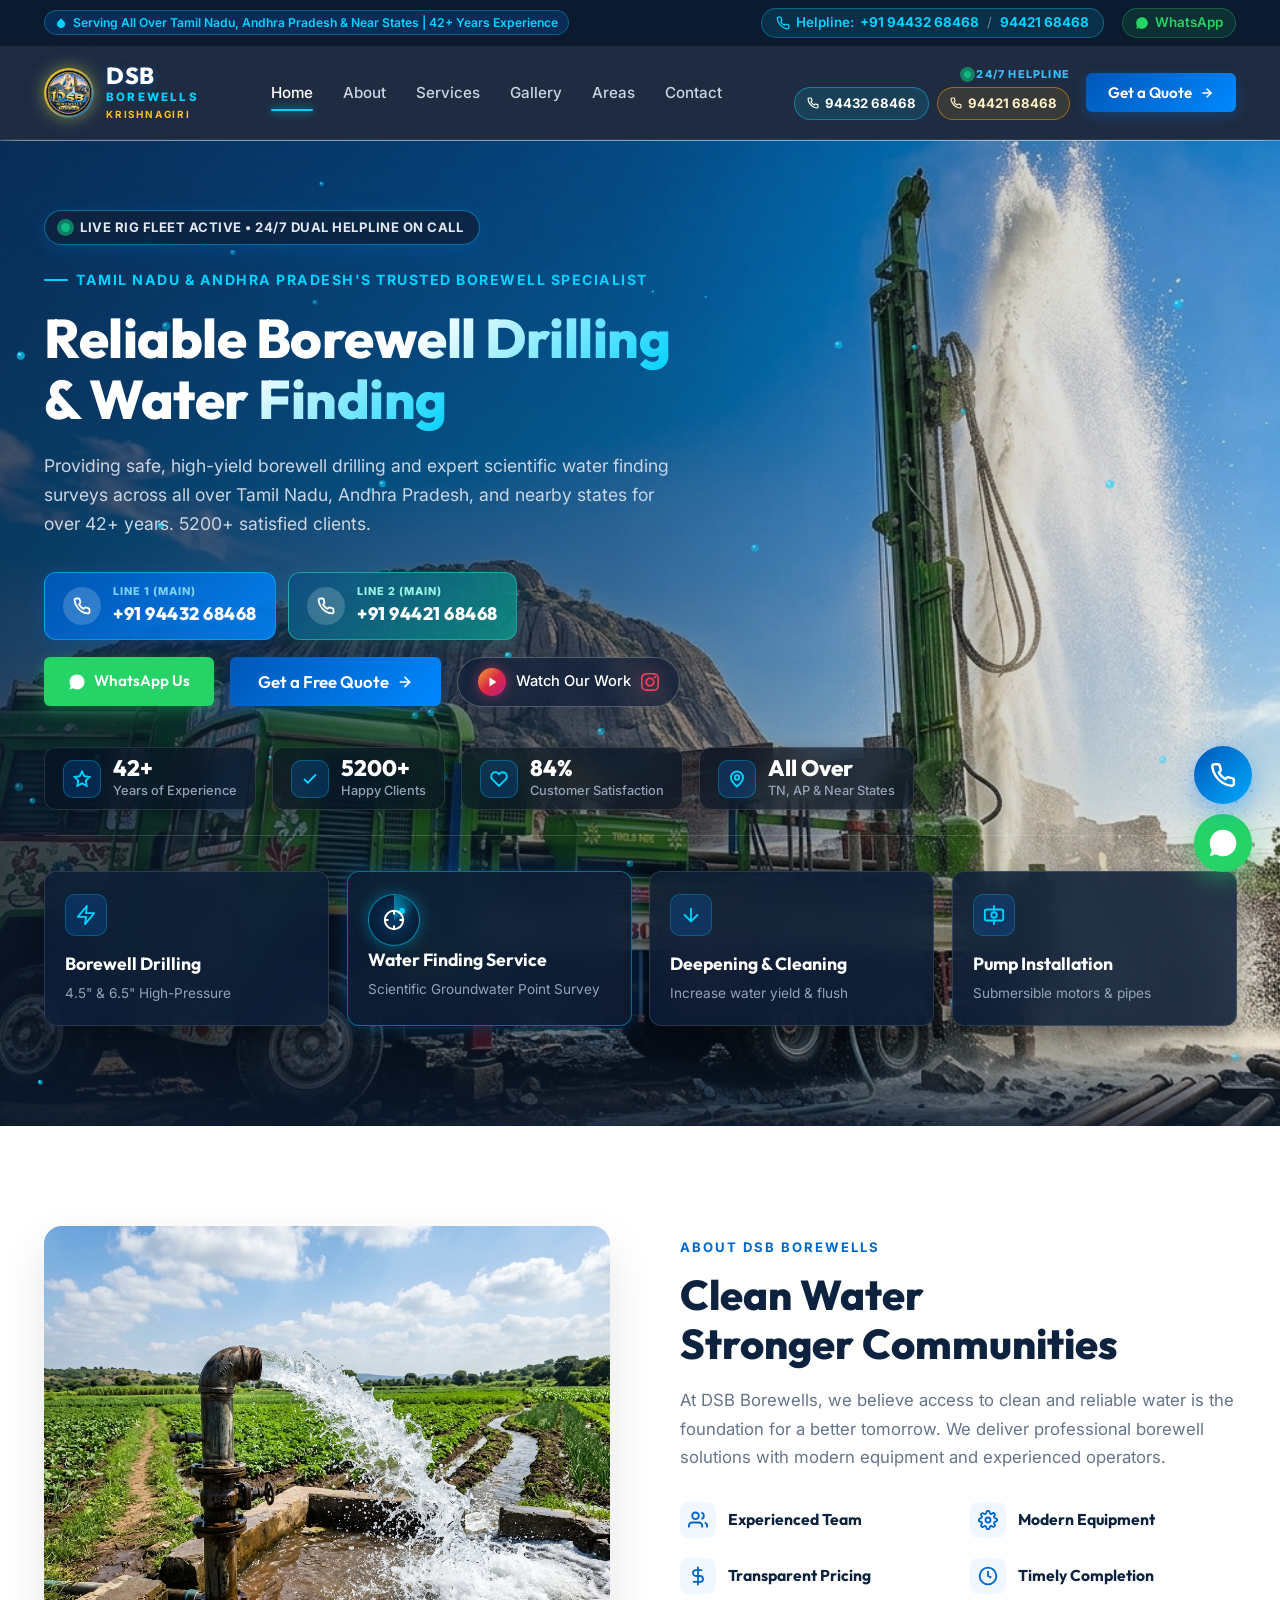
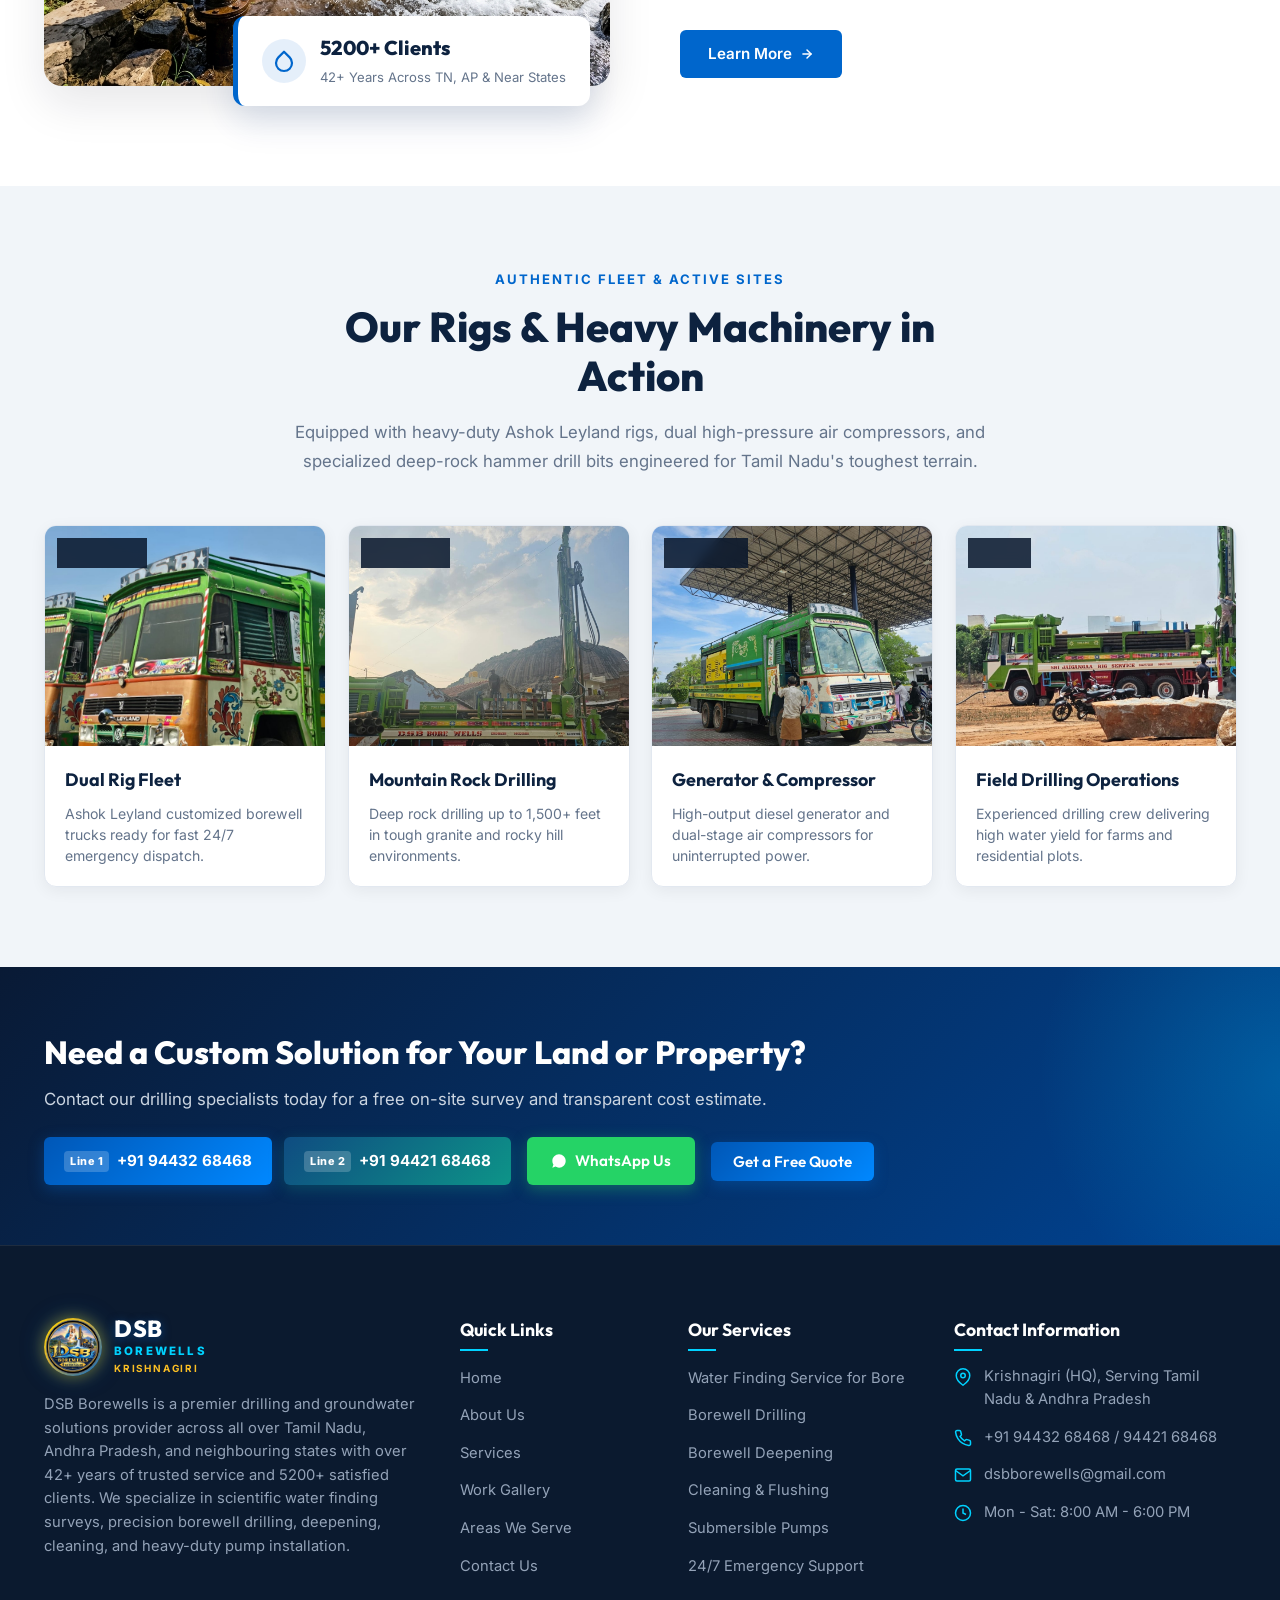
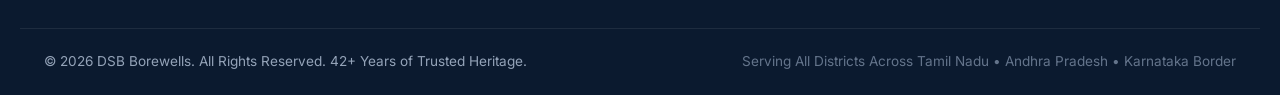
<file: index.html>
<!DOCTYPE html>
<html lang="en">
<head>
  <meta charset="UTF-8">
  <meta name="viewport" content="width=device-width, initial-scale=1.0">
  <title>DSB Borewells | Borewell Drilling &amp; Water Finding Service</title>
  <meta name="description" content="DSB Borewells provides safe, reliable borewell drilling, scientific water finding survey, deepening, cleaning, and pump installation across Tamil Nadu, Andhra Pradesh &amp; near states. 42+ years exp.">
  <link rel="stylesheet" href="css/style.css">
  <link rel="icon" type="image/jpeg" href="assets/images/dsb-logo.jpg">
</head>
<body>

  <!-- Top Notification Bar -->
  <div class="top-bar">
    <div class="container">
      <div class="top-bar-left">
        <span class="top-badge">
          <svg width="12" height="12" viewBox="0 0 24 24" fill="currentColor">
            <path d="M12 2.69l5.66 5.66a8 8 0 1 1-11.31 0z"/>
          </svg>
          Serving All Over Tamil Nadu, Andhra Pradesh &amp; Near States | 42+ Years Experience
        </span>
      </div>
      <div class="top-bar-right">
        <div class="top-call-group">
          <svg width="14" height="14" viewBox="0 0 24 24" fill="none" stroke="currentColor" stroke-width="2.2" stroke-linecap="round" stroke-linejoin="round">
            <path d="M22 16.92v3a2 2 0 0 1-2.18 2 19.79 19.79 0 0 1-8.63-3.07 19.5 19.5 0 0 1-6-6 19.79 19.79 0 0 1-3.07-8.67A2 2 0 0 1 4.11 2h3a2 2 0 0 1 2 1.72 12.84 12.84 0 0 0 .7 2.81 2 2 0 0 1-.45 2.11L8.09 9.91a16 16 0 0 0 6 6l1.27-1.27a2 2 0 0 1 2.11-.45 12.84 12.84 0 0 0 2.81.7A2 2 0 0 1 22 16.92z"></path>
          </svg>
          <span>Helpline:</span>
          <a href="tel:+919443268468" class="top-call-num" title="Call Primary Line 1: +91 94432 68468">+91 94432 68468</a>
          <span class="top-call-sep">/</span>
          <a href="tel:+919442168468" class="top-call-num" title="Call Alternate Line 2: +91 94421 68468">94421 68468</a>
        </div>
        <a href="https://wa.me/919443268468?text=Hi%20DSB%20Borewells,%20I%20would%20like%20to%20get%20a%20quote" target="_blank" rel="noopener noreferrer" class="top-whatsapp-link">
          <svg width="14" height="14" viewBox="0 0 24 24" fill="currentColor">
            <path d="M17.472 14.382c-.301-.15-1.777-.877-2.052-.977-.275-.1-.476-.15-.676.15-.2.301-.777.977-.952 1.177-.175.2-.351.226-.652.075-.301-.15-1.27-.468-2.42-1.493-.895-.798-1.5-1.784-1.675-2.085-.175-.301-.019-.464.132-.614.135-.135.301-.351.451-.527.151-.176.201-.301.302-.502.1-.2.05-.376-.025-.526-.075-.15-.676-1.63-.927-2.232-.244-.587-.492-.507-.676-.516-.175-.008-.376-.01-.577-.01-.2 0-.527.075-.803.376s-1.053 1.028-1.053 2.508 1.078 2.909 1.229 3.11c.15.2 2.122 3.24 5.141 4.542.718.31 1.279.495 1.716.634.721.23 1.378.197 1.897.12.578-.087 1.777-.727 2.028-1.43.25-.702.25-1.304.175-1.43-.075-.125-.276-.2-.577-.35zM12.04 2C6.52 2 2.03 6.49 2.03 12c0 1.98.58 3.82 1.58 5.38L2 22l4.77-1.57C8.24 21.32 10.08 22 12.04 22c5.52 0 10.01-4.49 10.01-10S17.56 2 12.04 2z"/>
          </svg>
          WhatsApp
        </a>
      </div>
    </div>
  </div>

  <!-- Main Navigation -->
  <header class="main-nav" id="mainNav">
    <div class="container nav-container">
      <a href="index.html" class="logo" title="DSB Borewells - Krishnagiri">
        <div class="logo-crest">
          <img src="assets/images/dsb-logo.jpg" alt="DSB Borewells Krishnagiri Logo" class="brand-logo-img">
          <span class="logo-pulse-ring"></span>
        </div>
        <div class="logo-text">
          <span class="brand-name">DSB</span>
          <span class="brand-sub">BOREWELLS</span>
          <span class="brand-loc">KRISHNAGIRI</span>
        </div>
      </a>

      <nav class="nav-menu" id="navMenu">
        <a href="index.html" class="nav-link active">Home</a>
        <a href="about.html" class="nav-link">About</a>
        <a href="services.html" class="nav-link">Services</a>
        <a href="gallery.html" class="nav-link">Gallery</a>
        <a href="areas.html" class="nav-link">Areas</a>
        <a href="contact.html" class="nav-link">Contact</a>
        <div class="nav-mobile-cta">
          <div class="nav-mobile-cta-title">24/7 Direct Call Lines</div>
          <a href="tel:+919443268468" class="btn-mobile-nav-call" title="Call Line 1">
            <span class="cta-tag">Line 1</span>
            <span>+91 94432 68468</span>
          </a>
          <a href="tel:+919442168468" class="btn-mobile-nav-call alt-line" title="Call Line 2">
            <span class="cta-tag">Line 2</span>
            <span>+91 94421 68468</span>
          </a>
          <a href="https://wa.me/919443268468?text=Hi%20DSB%20Borewells,%20I%20have%20an%20enquiry" target="_blank" rel="noopener noreferrer" class="btn-whatsapp">
            <svg width="16" height="16" viewBox="0 0 24 24" fill="currentColor">
              <path d="M17.472 14.382c-.301-.15-1.777-.877-2.052-.977-.275-.1-.476-.15-.676.15-.2.301-.777.977-.952 1.177-.175.2-.351.226-.652.075-.301-.15-1.27-.468-2.42-1.493-.895-.798-1.5-1.784-1.675-2.085-.175-.301-.019-.464.132-.614.135-.135.301-.351.451-.527.151-.176.201-.301.302-.502.1-.2.05-.376-.025-.526-.075-.15-.676-1.63-.927-2.232-.244-.587-.492-.507-.676-.516-.175-.008-.376-.01-.577-.01-.2 0-.527.075-.803.376s-1.053 1.028-1.053 2.508 1.078 2.909 1.229 3.11c.15.2 2.122 3.24 5.141 4.542.718.31 1.279.495 1.716.634.721.23 1.378.197 1.897.12.578-.087 1.777-.727 2.028-1.43.25-.702.25-1.304.175-1.43-.075-.125-.276-.2-.577-.35zM12.04 2C6.52 2 2.03 6.49 2.03 12c0 1.98.58 3.82 1.58 5.38L2 22l4.77-1.57C8.24 21.32 10.08 22 12.04 22c5.52 0 10.01-4.49 10.01-10S17.56 2 12.04 2z"/>
            </svg>
            WhatsApp Us
          </a>
          <button class="btn-primary open-quote-modal">Get a Free Quote</button>
        </div>
      </nav>

      <div class="nav-actions">
        <div class="nav-call-dual">
          <div class="nav-call-dual-header">
            <span class="live-pulse-beacon" style="width: 7px; height: 7px;"></span> 24/7 HELPLINE
          </div>
          <div class="nav-call-dual-links">
            <a href="tel:+919443268468" class="nav-call-pill" title="Call Line 1: +91 94432 68468">
              <svg width="12" height="12" viewBox="0 0 24 24" fill="none" stroke="currentColor" stroke-width="2.3"><path d="M22 16.92v3a2 2 0 0 1-2.18 2 19.79 19.79 0 0 1-8.63-3.07 19.5 19.5 0 0 1-6-6 19.79 19.79 0 0 1-3.07-8.67A2 2 0 0 1 4.11 2h3a2 2 0 0 1 2 1.72 12.84 12.84 0 0 0 .7 2.81 2 2 0 0 1-.45 2.11L8.09 9.91a16 16 0 0 0 6 6l1.27-1.27a2 2 0 0 1 2.11-.45 12.84 12.84 0 0 0 2.81.7A2 2 0 0 1 22 16.92z"></path></svg>
              <span>94432 68468</span>
            </a>
            <a href="tel:+919442168468" class="nav-call-pill alt-line" title="Call Line 2: +91 94421 68468">
              <svg width="12" height="12" viewBox="0 0 24 24" fill="none" stroke="currentColor" stroke-width="2.3"><path d="M22 16.92v3a2 2 0 0 1-2.18 2 19.79 19.79 0 0 1-8.63-3.07 19.5 19.5 0 0 1-6-6 19.79 19.79 0 0 1-3.07-8.67A2 2 0 0 1 4.11 2h3a2 2 0 0 1 2 1.72 12.84 12.84 0 0 0 .7 2.81 2 2 0 0 1-.45 2.11L8.09 9.91a16 16 0 0 0 6 6l1.27-1.27a2 2 0 0 1 2.11-.45 12.84 12.84 0 0 0 2.81.7A2 2 0 0 1 22 16.92z"></path></svg>
              <span>94421 68468</span>
            </a>
          </div>
        </div>
        <button class="btn-primary open-quote-modal" id="headerQuoteBtn">
          Get a Quote
          <svg width="14" height="14" viewBox="0 0 24 24" fill="none" stroke="currentColor" stroke-width="2.5" stroke-linecap="round" stroke-linejoin="round">
            <line x1="5" y1="12" x2="19" y2="12"></line>
            <polyline points="12 5 19 12 12 19"></polyline>
          </svg>
        </button>
        <a href="tel:+919443268468" class="mobile-header-call" aria-label="Call Line 1: +91 94432 68468" title="Call Line 1: +91 94432 68468">
          <svg width="18" height="18" viewBox="0 0 24 24" fill="none" stroke="currentColor" stroke-width="2.4"><path d="M22 16.92v3a2 2 0 0 1-2.18 2 19.79 19.79 0 0 1-8.63-3.07 19.5 19.5 0 0 1-6-6 19.79 19.79 0 0 1-3.07-8.67A2 2 0 0 1 4.11 2h3a2 2 0 0 1 2 1.72 12.84 12.84 0 0 0 .7 2.81 2 2 0 0 1-.45 2.11L8.09 9.91a16 16 0 0 0 6 6l1.27-1.27a2 2 0 0 1 2.11-.45 12.84 12.84 0 0 0 2.81.7A2 2 0 0 1 22 16.92z"></path></svg>
        </a>
        <button class="mobile-toggle" id="mobileToggle" aria-label="Toggle navigation">
          <span></span>
          <span></span>
          <span></span>
        </button>
      </div>
    </div>
  </header>

  <!-- Hero Section -->
  <section class="hero-section">
    <div class="hero-bg-wrapper">
      <img src="assets/images/hero-rig.jpg" alt="DSB Borewells Industrial Drilling Rig in Action" class="hero-bg-img">
      <canvas id="heroWaterCanvas" class="hero-water-canvas"></canvas>
      <div class="hero-gradient-overlay"></div>
      <div class="hero-gradient-bottom"></div>
    </div>

    <div class="container">
      <div class="hero-content">
        <!-- Live Field Dispatch Status Pill -->
        <div class="hero-live-status-pill">
          <span class="live-pulse-beacon"></span>
          <span>LIVE RIG FLEET ACTIVE &bull; 24/7 DUAL HELPLINE ON CALL</span>
        </div>

        <div class="hero-eyebrow">Tamil Nadu &amp; Andhra Pradesh's Trusted Borewell Specialist</div>
        <h1 class="hero-title">
          Reliable <span>Borewell Drilling</span> &amp; <span>Water Finding</span>
        </h1>
        <p class="hero-description">
          Providing safe, high-yield borewell drilling and expert scientific water finding surveys across all over Tamil Nadu, Andhra Pradesh, and nearby states for over 42+ years. 5200+ satisfied clients.
        </p>

        <!-- Prominent Dual Line Calling & WhatsApp Actions -->
        <div class="hero-cta-group">
          <div class="hero-dual-call-wrapper">
            <a href="tel:+919443268468" class="btn-dual-call-card tilt-card" title="Call Primary Line 1: +91 94432 68468">
              <div class="dual-call-icon">
                <svg width="18" height="18" viewBox="0 0 24 24" fill="none" stroke="currentColor" stroke-width="2.4"><path d="M22 16.92v3a2 2 0 0 1-2.18 2 19.79 19.79 0 0 1-8.63-3.07 19.5 19.5 0 0 1-6-6 19.79 19.79 0 0 1-3.07-8.67A2 2 0 0 1 4.11 2h3a2 2 0 0 1 2 1.72 12.84 12.84 0 0 0 .7 2.81 2 2 0 0 1-.45 2.11L8.09 9.91a16 16 0 0 0 6 6l1.27-1.27a2 2 0 0 1 2.11-.45 12.84 12.84 0 0 0 2.81.7A2 2 0 0 1 22 16.92z"></path></svg>
              </div>
              <div class="dual-call-meta">
                <span class="dual-call-label">Line 1 (Main)</span>
                <span class="dual-call-number">+91 94432 68468</span>
              </div>
            </a>

            <a href="tel:+919442168468" class="btn-dual-call-card alt-line tilt-card" title="Call Alternate Line 2: +91 94421 68468">
              <div class="dual-call-icon">
                <svg width="18" height="18" viewBox="0 0 24 24" fill="none" stroke="currentColor" stroke-width="2.4"><path d="M22 16.92v3a2 2 0 0 1-2.18 2 19.79 19.79 0 0 1-8.63-3.07 19.5 19.5 0 0 1-6-6 19.79 19.79 0 0 1-3.07-8.67A2 2 0 0 1 4.11 2h3a2 2 0 0 1 2 1.72 12.84 12.84 0 0 0 .7 2.81 2 2 0 0 1-.45 2.11L8.09 9.91a16 16 0 0 0 6 6l1.27-1.27a2 2 0 0 1 2.11-.45 12.84 12.84 0 0 0 2.81.7A2 2 0 0 1 22 16.92z"></path></svg>
              </div>
              <div class="dual-call-meta">
                <span class="dual-call-label">Line 2 (Main)</span>
                <span class="dual-call-number">+91 94421 68468</span>
              </div>
            </a>
          </div>

          <a href="https://wa.me/919443268468?text=Hi%20DSB%20Borewells,%20I%20would%20like%20to%20get%20a%20free%20quote" target="_blank" rel="noopener noreferrer" class="btn-whatsapp">
            <svg width="18" height="18" viewBox="0 0 24 24" fill="currentColor">
              <path d="M17.472 14.382c-.301-.15-1.777-.877-2.052-.977-.275-.1-.476-.15-.676.15-.2.301-.777.977-.952 1.177-.175.2-.351.226-.652.075-.301-.15-1.27-.468-2.42-1.493-.895-.798-1.5-1.784-1.675-2.085-.175-.301-.019-.464.132-.614.135-.135.301-.351.451-.527.151-.176.201-.301.302-.502.1-.2.05-.376-.025-.526-.075-.15-.676-1.63-.927-2.232-.244-.587-.492-.507-.676-.516-.175-.008-.376-.01-.577-.01-.2 0-.527.075-.803.376s-1.053 1.028-1.053 2.508 1.078 2.909 1.229 3.11c.15.2 2.122 3.24 5.141 4.542.718.31 1.279.495 1.716.634.721.23 1.378.197 1.897.12.578-.087 1.777-.727 2.028-1.43.25-.702.25-1.304.175-1.43-.075-.125-.276-.2-.577-.35zM12.04 2C6.52 2 2.03 6.49 2.03 12c0 1.98.58 3.82 1.58 5.38L2 22l4.77-1.57C8.24 21.32 10.08 22 12.04 22c5.52 0 10.01-4.49 10.01-10S17.56 2 12.04 2z"/>
            </svg>
            WhatsApp Us
          </a>
          <button class="btn-primary btn-hero-quote open-quote-modal">
            Get a Free Quote
            <svg width="16" height="16" viewBox="0 0 24 24" fill="none" stroke="currentColor" stroke-width="2.5" stroke-linecap="round" stroke-linejoin="round">
              <line x1="5" y1="12" x2="19" y2="12"></line>
              <polyline points="12 5 19 12 12 19"></polyline>
            </svg>
          </button>
          <a href="https://www.instagram.com/" target="_blank" rel="noopener noreferrer" class="btn-outline-play btn-insta-work" title="Watch Our Work on Instagram">
            <span class="play-circle insta-play-circle">
              <svg viewBox="0 0 24 24">
                <polygon points="5 3 19 12 5 21 5 3"></polygon>
              </svg>
            </span>
            <span>Watch Our Work</span>
            <svg class="insta-inline-icon" width="18" height="18" viewBox="0 0 24 24" fill="currentColor">
              <path d="M12 2.163c3.204 0 3.584.012 4.85.07 3.252.148 4.771 1.691 4.919 4.919.058 1.265.069 1.645.069 4.849 0 3.205-.012 3.584-.069 4.849-.149 3.225-1.664 4.771-4.919 4.919-1.266.058-1.644.07-4.85.07-3.204 0-3.584-.012-4.849-.07-3.26-.149-4.771-1.699-4.919-4.92-.058-1.265-.07-1.644-.07-4.849 0-3.204.013-3.583.07-4.849.149-3.227 1.664-4.771 4.919-4.919 1.266-.057 1.645-.069 4.849-.069zm0-2.163c-3.259 0-3.667.014-4.947.072-4.358.2-6.78 2.618-6.98 6.98-.059 1.281-.073 1.689-.073 4.948 0 3.259.014 3.668.072 4.948.2 4.358 2.618 6.78 6.98 6.98 1.281.058 1.689.072 4.948.072 3.259 0 3.668-.014 4.948-.072 4.354-.2 6.782-2.618 6.979-6.98.059-1.28.073-1.689.073-4.948 0-3.259-.014-3.667-.072-4.947-.196-4.354-2.617-6.78-6.979-6.98-1.281-.059-1.69-.073-4.949-.073zm0 5.838c-3.403 0-6.162 2.759-6.162 6.162s2.759 6.163 6.162 6.163 6.162-2.759 6.162-6.163c0-3.403-2.759-6.162-6.162-6.162zm0 10.162c-2.209 0-4-1.79-4-4 0-2.209 1.791-4 4-4s4 1.791 4 4c0 2.21-1.791 4-4 4zm6.406-11.845c-.796 0-1.441.645-1.441 1.44s.645 1.44 1.441 1.44c.795 0 1.439-.645 1.439-1.44s-.644-1.44-1.439-1.44z"/>
            </svg>
          </a>
        </div>
      </div>

      <!-- Hero Inline Stats Row -->
      <div class="hero-stats-inline">
        <div class="hero-stat-box tilt-card">
          <div class="hero-stat-icon">
            <svg width="18" height="18" viewBox="0 0 24 24" fill="none" stroke="currentColor" stroke-width="2.5"><path d="M12 2l3.09 6.26L22 9.27l-5 4.87 1.18 6.88L12 17.77l-6.18 3.25L7 14.14 2 9.27l6.91-1.01L12 2z"/></svg>
          </div>
          <div>
            <div class="hero-stat-val" data-count="42" data-suffix="+">42+</div>
            <div class="hero-stat-lbl">Years of Experience</div>
          </div>
        </div>

        <div class="hero-stat-box tilt-card">
          <div class="hero-stat-icon">
            <svg width="18" height="18" viewBox="0 0 24 24" fill="none" stroke="currentColor" stroke-width="2.5"><polyline points="20 6 9 17 4 12"/></svg>
          </div>
          <div>
            <div class="hero-stat-val" data-count="5200" data-suffix="+">5200+</div>
            <div class="hero-stat-lbl">Happy Clients</div>
          </div>
        </div>

        <div class="hero-stat-box tilt-card">
          <div class="hero-stat-icon">
            <svg width="18" height="18" viewBox="0 0 24 24" fill="none" stroke="currentColor" stroke-width="2.5"><path d="M20.84 4.61a5.5 5.5 0 0 0-7.78 0L12 5.67l-1.06-1.06a5.5 5.5 0 0 0-7.78 7.78l1.06 1.06L12 21.23l7.78-7.78 1.06-1.06a5.5 5.5 0 0 0 0-7.78z"/></svg>
          </div>
          <div>
            <div class="hero-stat-val" data-count="100" data-suffix="%">100%</div>
            <div class="hero-stat-lbl">Customer Satisfaction</div>
          </div>
        </div>

        <div class="hero-stat-box tilt-card">
          <div class="hero-stat-icon">
            <svg width="18" height="18" viewBox="0 0 24 24" fill="none" stroke="currentColor" stroke-width="2.5"><circle cx="12" cy="10" r="3"/><path d="M12 2a8 8 0 0 0-8 8c0 5.25 8 12 8 12s8-6.75 8-12a8 8 0 0 0-8-8z"/></svg>
          </div>
          <div>
            <div class="hero-stat-val">All Over</div>
            <div class="hero-stat-lbl">TN, AP &amp; Near States</div>
          </div>
        </div>
      </div>

      <!-- 4 Quick Floating Feature Cards -->
      <div class="hero-cards-grid">
        <a href="services.html" class="hero-service-card tilt-card">
          <div class="hero-card-icon">
            <svg width="22" height="22" viewBox="0 0 24 24" fill="none" stroke="currentColor" stroke-width="2" stroke-linecap="round" stroke-linejoin="round">
              <polygon points="13 2 3 14 12 14 11 22 21 10 12 10 13 2"></polygon>
            </svg>
          </div>
          <h3 class="hero-card-title">Borewell Drilling</h3>
          <p class="hero-card-sub">4.5" &amp; 6.5" High-Pressure</p>
        </a>

        <!-- Highlighted Living Water Finding Service Card with Radar Animation -->
        <a href="services.html" class="hero-service-card tilt-card" style="border-color: rgba(0, 210, 255, 0.45); box-shadow: 0 0 22px rgba(0, 102, 204, 0.35);">
          <div class="water-radar-widget">
            <div class="water-radar-sweep"></div>
            <div class="water-radar-blip" style="top: 25%; left: 60%;"></div>
            <svg width="22" height="22" viewBox="0 0 24 24" fill="none" stroke="#ffffff" stroke-width="2.2" style="position:relative; z-index:2;">
              <circle cx="12" cy="12" r="10"></circle>
              <line x1="22" y1="12" x2="18" y2="12"></line>
              <line x1="6" y1="12" x2="2" y2="12"></line>
              <line x1="12" y1="6" x2="12" y2="2"></line>
              <line x1="12" y1="22" x2="12" y2="18"></line>
            </svg>
          </div>
          <h3 class="hero-card-title">Water Finding Service</h3>
          <p class="hero-card-sub">Scientific Groundwater Point Survey</p>
        </a>

        <a href="services.html" class="hero-service-card tilt-card">
          <div class="hero-card-icon">
            <svg width="22" height="22" viewBox="0 0 24 24" fill="none" stroke="currentColor" stroke-width="2" stroke-linecap="round" stroke-linejoin="round">
              <line x1="12" y1="5" x2="12" y2="19"></line>
              <polyline points="19 12 12 19 5 12"></polyline>
            </svg>
          </div>
          <h3 class="hero-card-title">Deepening &amp; Cleaning</h3>
          <p class="hero-card-sub">Increase water yield &amp; flush</p>
        </a>

        <a href="services.html" class="hero-service-card tilt-card">
          <div class="hero-card-icon">
            <svg width="22" height="22" viewBox="0 0 24 24" fill="none" stroke="currentColor" stroke-width="2" stroke-linecap="round" stroke-linejoin="round">
              <rect x="2" y="6" width="20" height="12" rx="2"></rect>
              <circle cx="12" cy="12" r="3"></circle>
              <path d="M12 2v4"></path>
              <path d="M12 18v4"></path>
            </svg>
          </div>
          <h3 class="hero-card-title">Pump Installation</h3>
          <p class="hero-card-sub">Submersible motors &amp; pipes</p>
        </a>
      </div>
    </div>
  </section>

  <!-- Clean Water, Stronger Communities Story Section -->
  <section class="story-section">
    <div class="container">
      <div class="story-grid">
        <div class="story-image-wrap">
          <img src="assets/images/clean-water.jpg" alt="Pure Groundwater gushing from DSB Borewell" class="story-img-main">
          <div class="story-badge-floating">
            <div class="story-badge-icon">
              <svg width="24" height="24" viewBox="0 0 24 24" fill="none" stroke="currentColor" stroke-width="2.2" stroke-linecap="round" stroke-linejoin="round">
                <path d="M12 2.69l5.66 5.66a8 8 0 1 1-11.31 0z"></path>
              </svg>
            </div>
            <div class="story-badge-text">
              <strong>5200+ Clients</strong>
              <span>42+ Years Across TN, AP &amp; Near States</span>
            </div>
          </div>
        </div>

        <div class="story-content">
          <span class="section-eyebrow">ABOUT DSB BOREWELLS</span>
          <h2 class="section-title">Clean Water<br>Stronger Communities</h2>
          <p class="section-description">
            At DSB Borewells, we believe access to clean and reliable water is the foundation for a better tomorrow. We deliver professional borewell solutions with modern equipment and experienced operators.
          </p>

          <div class="features-2x2-grid">
            <div class="feature-point">
              <div class="feature-point-icon">
                <svg width="20" height="20" viewBox="0 0 24 24" fill="none" stroke="currentColor" stroke-width="2.2">
                  <path d="M17 21v-2a4 4 0 0 0-4-4H5a4 4 0 0 0-4 4v2"></path>
                  <circle cx="9" cy="7" r="4"></circle>
                  <path d="M23 21v-2a4 4 0 0 0-3-3.87"></path>
                  <path d="M16 3.13a4 4 0 0 1 0 7.75"></path>
                </svg>
              </div>
              <span class="feature-point-text">Experienced Team</span>
            </div>

            <div class="feature-point">
              <div class="feature-point-icon">
                <svg width="20" height="20" viewBox="0 0 24 24" fill="none" stroke="currentColor" stroke-width="2.2">
                  <circle cx="12" cy="12" r="3"></circle>
                  <path d="M19.4 15a1.65 1.65 0 0 0 .33 1.82l.06.06a2 2 0 0 1 0 2.83 2 2 0 0 1-2.83 0l-.06-.06a1.65 1.65 0 0 0-1.82-.33 1.65 1.65 0 0 0-1 1.51V21a2 2 0 0 1-2 2 2 2 0 0 1-2-2v-.09A1.65 1.65 0 0 0 9 19.4a1.65 1.65 0 0 0-1.82.33l-.06.06a2 2 0 0 1-2.83 0 2 2 0 0 1 0-2.83l.06-.06a1.65 1.65 0 0 0 .33-1.82 1.65 1.65 0 0 0-1.51-1H3a2 2 0 0 1-2-2 2 2 0 0 1 2-2h.09A1.65 1.65 0 0 0 4.6 9a1.65 1.65 0 0 0-.33-1.82l-.06-.06a2 2 0 0 1 0-2.83 2 2 0 0 1 2.83 0l.06.06a1.65 1.65 0 0 0 1.82.33H9a1.65 1.65 0 0 0 1-1.51V3a2 2 0 0 1 2-2 2 2 0 0 1 2 2v.09a1.65 1.65 0 0 0 1 1.51 1.65 1.65 0 0 0 1.82-.33l.06-.06a2 2 0 0 1 2.83 0 2 2 0 0 1 0 2.83l-.06.06a1.65 1.65 0 0 0-.33 1.82V9a1.65 1.65 0 0 0 1.51 1H21a2 2 0 0 1 2 2 2 2 0 0 1-2 2h-.09a1.65 1.65 0 0 0-1.51 1z"></path>
                </svg>
              </div>
              <span class="feature-point-text">Modern Equipment</span>
            </div>

            <div class="feature-point">
              <div class="feature-point-icon">
                <svg width="20" height="20" viewBox="0 0 24 24" fill="none" stroke="currentColor" stroke-width="2.2">
                  <path d="M12 1v22"></path>
                  <path d="M17 5H9.5a3.5 3.5 0 0 0 0 7h5a3.5 3.5 0 0 1 0 7H6"></path>
                </svg>
              </div>
              <span class="feature-point-text">Transparent Pricing</span>
            </div>

            <div class="feature-point">
              <div class="feature-point-icon">
                <svg width="20" height="20" viewBox="0 0 24 24" fill="none" stroke="currentColor" stroke-width="2.2">
                  <circle cx="12" cy="12" r="10"></circle>
                  <polyline points="12 6 12 12 16 14"></polyline>
                </svg>
              </div>
              <span class="feature-point-text">Timely Completion</span>
            </div>
          </div>

          <a href="about.html" class="btn-learn-more">
            Learn More
            <svg width="14" height="14" viewBox="0 0 24 24" fill="none" stroke="currentColor" stroke-width="2.5" stroke-linecap="round" stroke-linejoin="round">
              <line x1="5" y1="12" x2="19" y2="12"></line>
              <polyline points="12 5 19 12 12 19"></polyline>
            </svg>
          </a>
        </div>
      </div>
    </div>
  </section>

  <!-- Real Fleet Showcase Section -->
  <section class="real-fleet-section">
    <div class="container">
      <div class="section-header-center">
        <span class="section-eyebrow">AUTHENTIC FLEET & ACTIVE SITES</span>
        <h2 class="section-title">Our Rigs & Heavy Machinery in Action</h2>
        <p class="section-description">
          Equipped with heavy-duty Ashok Leyland rigs, dual high-pressure air compressors, and specialized deep-rock hammer drill bits engineered for Tamil Nadu's toughest terrain.
        </p>
      </div>

      <div class="real-fleet-grid">
        <div class="fleet-card">
          <div class="fleet-img-wrap">
            <img src="assets/images/real/dsb-trucks-fleet.jpg" alt="D.S.B Bore Wells Dual Fleet Rigs">
            <span class="fleet-badge">Active Fleet</span>
          </div>
          <div class="fleet-card-body">
            <h3 class="fleet-card-title">Dual Rig Fleet</h3>
            <p class="fleet-card-desc">Ashok Leyland customized borewell trucks ready for fast 24/7 emergency dispatch.</p>
          </div>
        </div>

        <div class="fleet-card">
          <div class="fleet-img-wrap">
            <img src="assets/images/real/dsb-rig-mountain.jpg" alt="D.S.B Bore Wells Mountain Rig in Krishnagiri">
            <span class="fleet-badge">High Power</span>
          </div>
          <div class="fleet-card-body">
            <h3 class="fleet-card-title">Mountain Rock Drilling</h3>
            <p class="fleet-card-desc">Deep rock drilling up to 1,500+ feet in tough granite and rocky hill environments.</p>
          </div>
        </div>

        <div class="fleet-card">
          <div class="fleet-img-wrap">
            <img src="assets/images/real/dsb-rig-pump.jpg" alt="Ashok Leyland Compressor and Generator Rig">
            <span class="fleet-badge">Equipment</span>
          </div>
          <div class="fleet-card-body">
            <h3 class="fleet-card-title">Generator & Compressor</h3>
            <p class="fleet-card-desc">High-output diesel generator and dual-stage air compressors for uninterrupted power.</p>
          </div>
        </div>

        <div class="fleet-card">
          <div class="fleet-img-wrap">
            <img src="assets/images/real/dsb-rig-site.jpg" alt="Active Borewell Drilling Operation">
            <span class="fleet-badge">On Site</span>
          </div>
          <div class="fleet-card-body">
            <h3 class="fleet-card-title">Field Drilling Operations</h3>
            <p class="fleet-card-desc">Experienced drilling crew delivering high water yield for farms and residential plots.</p>
          </div>
        </div>
      </div>
    </div>
  </section>

  <!-- CTA Banner Strip -->
  <section class="cta-banner-strip">
    <div class="container">
      <div class="cta-banner-content">
        <div class="cta-banner-left">
          <h3>Need a Custom Solution for Your Land or Property?</h3>
          <p>Contact our drilling specialists today for a free on-site survey and transparent cost estimate.</p>
        </div>
        <div class="cta-banner-actions">
          <div class="cta-dual-numbers">
            <a href="tel:+919443268468" class="btn-cta-call">
              <span class="cta-tag">Line 1</span>
              <span>+91 94432 68468</span>
            </a>
            <a href="tel:+919442168468" class="btn-cta-call alt-line">
              <span class="cta-tag">Line 2</span>
              <span>+91 94421 68468</span>
            </a>
          </div>
          <a href="https://wa.me/919443268468?text=Hi%20DSB%20Borewells,%20I%20have%20an%20enquiry" target="_blank" rel="noopener noreferrer" class="btn-whatsapp">
            <svg width="16" height="16" viewBox="0 0 24 24" fill="currentColor">
              <path d="M17.472 14.382c-.301-.15-1.777-.877-2.052-.977-.275-.1-.476-.15-.676.15-.2.301-.777.977-.952 1.177-.175.2-.351.226-.652.075-.301-.15-1.27-.468-2.42-1.493-.895-.798-1.5-1.784-1.675-2.085-.175-.301-.019-.464.132-.614.135-.135.301-.351.451-.527.151-.176.201-.301.302-.502.1-.2.05-.376-.025-.526-.075-.15-.676-1.63-.927-2.232-.244-.587-.492-.507-.676-.516-.175-.008-.376-.01-.577-.01-.2 0-.527.075-.803.376s-1.053 1.028-1.053 2.508 1.078 2.909 1.229 3.11c.15.2 2.122 3.24 5.141 4.542.718.31 1.279.495 1.716.634.721.23 1.378.197 1.897.12.578-.087 1.777-.727 2.028-1.43.25-.702.25-1.304.175-1.43-.075-.125-.276-.2-.577-.35zM12.04 2C6.52 2 2.03 6.49 2.03 12c0 1.98.58 3.82 1.58 5.38L2 22l4.77-1.57C8.24 21.32 10.08 22 12.04 22c5.52 0 10.01-4.49 10.01-10S17.56 2 12.04 2z"/>
            </svg>
            WhatsApp Us
          </a>
          <button class="btn-primary open-quote-modal">
            Get a Free Quote
          </button>
        </div>
      </div>
    </div>
  </section>

  <!-- Main Footer -->
  <footer class="main-footer">
    <div class="container footer-grid">
      <div class="footer-col-brand">
        <a href="index.html" class="logo" title="DSB Borewells - Krishnagiri">
          <div class="logo-crest" style="width: 58px; height: 58px;">
            <img src="assets/images/dsb-logo.jpg" alt="DSB Borewells Krishnagiri Logo" class="brand-logo-img">
            <span class="logo-pulse-ring"></span>
          </div>
          <div class="logo-text">
            <span class="brand-name">DSB</span>
            <span class="brand-sub">BOREWELLS</span>
            <span class="brand-loc">KRISHNAGIRI</span>
          </div>
        </a>
        <p>
          DSB Borewells is a premier drilling and groundwater solutions provider across all over Tamil Nadu, Andhra Pradesh, and neighbouring states with over 42+ years of trusted service and 5200+ satisfied clients. We specialize in scientific water finding surveys, precision borewell drilling, deepening, cleaning, and heavy-duty pump installation.
        </p>
      </div>

      <div class="footer-col">
        <h4 class="footer-col-title">Quick Links</h4>
        <ul class="footer-links">
          <li><a href="index.html">Home</a></li>
          <li><a href="about.html">About Us</a></li>
          <li><a href="services.html">Services</a></li>
          <li><a href="gallery.html">Work Gallery</a></li>
          <li><a href="areas.html">Areas We Serve</a></li>
          <li><a href="contact.html">Contact Us</a></li>
        </ul>
      </div>

      <div class="footer-col">
        <h4 class="footer-col-title">Our Services</h4>
        <ul class="footer-links">
          <li><a href="services.html">Water Finding Service for Bore</a></li>
          <li><a href="services.html">Borewell Drilling</a></li>
          <li><a href="services.html">Borewell Deepening</a></li>
          <li><a href="services.html">Cleaning & Flushing</a></li>
          <li><a href="services.html">Submersible Pumps</a></li>
          <li><a href="services.html">24/7 Emergency Support</a></li>
        </ul>
      </div>

      <div class="footer-col">
        <h4 class="footer-col-title">Contact Information</h4>
        <div class="footer-contact-list">
          <div class="footer-contact-item">
            <svg viewBox="0 0 24 24" fill="none" stroke="currentColor" stroke-width="2">
              <path d="M21 10c0 7-9 13-9 13s-9-6-9-13a9 9 0 0 1 18 0z"></path>
              <circle cx="12" cy="10" r="3"></circle>
            </svg>
            <span>Krishnagiri (HQ), Serving Tamil Nadu &amp; Andhra Pradesh</span>
          </div>
          <div class="footer-contact-item">
            <svg viewBox="0 0 24 24" fill="none" stroke="currentColor" stroke-width="2">
              <path d="M22 16.92v3a2 2 0 0 1-2.18 2 19.79 19.79 0 0 1-8.63-3.07 19.5 19.5 0 0 1-6-6 19.79 19.79 0 0 1-3.07-8.67A2 2 0 0 1 4.11 2h3a2 2 0 0 1 2 1.72 12.84 12.84 0 0 0 .7 2.81 2 2 0 0 1-.45 2.11L8.09 9.91a16 16 0 0 0 6 6l1.27-1.27a2 2 0 0 1 2.11-.45 12.84 12.84 0 0 0 2.81.7A2 2 0 0 1 22 16.92z"></path>
            </svg>
            <span><a href="tel:+919443268468" style="color:inherit;">+91 94432 68468</a> / <a href="tel:+919442168468" style="color:inherit;">94421 68468</a></span>
          </div>
          <div class="footer-contact-item">
            <svg viewBox="0 0 24 24" fill="none" stroke="currentColor" stroke-width="2">
              <path d="M4 4h16c1.1 0 2 .9 2 2v12c0 1.1-.9 2-2 2H4c-1.1 0-2-.9-2-2V6c0-1.1.9-2 2-2z"></path>
              <polyline points="22,6 12,13 2,6"></polyline>
            </svg>
            <span>dsbborewells@gmail.com</span>
          </div>
          <div class="footer-contact-item">
            <svg viewBox="0 0 24 24" fill="none" stroke="currentColor" stroke-width="2">
              <circle cx="12" cy="12" r="10"></circle>
              <polyline points="12 6 12 12 16 14"></polyline>
            </svg>
            <span>Mon - Sat: 8:00 AM - 6:00 PM</span>
          </div>
        </div>
      </div>
    </div>

    <div class="footer-bottom">
      <div class="container">
        <div>&copy; 2026 DSB Borewells. All Rights Reserved. 42+ Years of Trusted Heritage.</div>
        <div style="color: #64748b;">Serving All Districts Across Tamil Nadu &bull; Andhra Pradesh &bull; Karnataka Border</div>
      </div>
    </div>
  </footer>

  <!-- Floating Quick Action Buttons -->
  <div class="floating-call-wrap" id="floatingCallWrap">
    <button class="floating-call" id="floatingCallBtn" aria-label="Call DSB Borewells - Line 1: +91 94432 68468 | Line 2: +91 94421 68468">
      <svg viewBox="0 0 24 24" fill="none" stroke="currentColor" stroke-width="2.3" stroke-linecap="round" stroke-linejoin="round">
        <path d="M22 16.92v3a2 2 0 0 1-2.18 2 19.79 19.79 0 0 1-8.63-3.07 19.5 19.5 0 0 1-6-6 19.79 19.79 0 0 1-3.07-8.67A2 2 0 0 1 4.11 2h3a2 2 0 0 1 2 1.72 12.84 12.84 0 0 0 .7 2.81 2 2 0 0 1-.45 2.11L8.09 9.91a16 16 0 0 0 6 6l1.27-1.27a2 2 0 0 1 2.11-.45 12.84 12.84 0 0 0 2.81.7A2 2 0 0 1 22 16.92z"></path>
      </svg>
      <span class="floating-btn-tooltip">Call: +91 94432 68468 / 94421 68468</span>
    </button>
    <div class="floating-call-menu" id="floatingCallMenu">
      <div class="floating-call-menu-title">Call DSB Borewells</div>
      <a href="tel:+919443268468" class="floating-call-item">
        <span class="call-item-icon">
          <svg width="15" height="15" viewBox="0 0 24 24" fill="none" stroke="currentColor" stroke-width="2.2" stroke-linecap="round" stroke-linejoin="round"><path d="M22 16.92v3a2 2 0 0 1-2.18 2 19.79 19.79 0 0 1-8.63-3.07 19.5 19.5 0 0 1-6-6 19.79 19.79 0 0 1-3.07-8.67A2 2 0 0 1 4.11 2h3a2 2 0 0 1 2 1.72 12.84 12.84 0 0 0 .7 2.81 2 2 0 0 1-.45 2.11L8.09 9.91a16 16 0 0 0 6 6l1.27-1.27a2 2 0 0 1 2.11-.45 12.84 12.84 0 0 0 2.81.7A2 2 0 0 1 22 16.92z"></path></svg>
        </span>
        <div class="call-item-text">
          <span class="call-line-name">Line 1 (Primary)</span>
          <span class="call-number">+91 94432 68468</span>
        </div>
      </a>
      <a href="tel:+919442168468" class="floating-call-item">
        <span class="call-item-icon">
          <svg width="15" height="15" viewBox="0 0 24 24" fill="none" stroke="currentColor" stroke-width="2.2" stroke-linecap="round" stroke-linejoin="round"><path d="M22 16.92v3a2 2 0 0 1-2.18 2 19.79 19.79 0 0 1-8.63-3.07 19.5 19.5 0 0 1-6-6 19.79 19.79 0 0 1-3.07-8.67A2 2 0 0 1 4.11 2h3a2 2 0 0 1 2 1.72 12.84 12.84 0 0 0 .7 2.81 2 2 0 0 1-.45 2.11L8.09 9.91a16 16 0 0 0 6 6l1.27-1.27a2 2 0 0 1 2.11-.45 12.84 12.84 0 0 0 2.81.7A2 2 0 0 1 22 16.92z"></path></svg>
        </span>
        <div class="call-item-text">
          <span class="call-line-name">Line 2 (Alternate)</span>
          <span class="call-number">+91 94421 68468</span>
        </div>
      </a>
    </div>
  </div>
  <a href="https://wa.me/919443268468?text=Hi%20DSB%20Borewells,%20I%20have%20an%20enquiry%20regarding%20borewell%20drilling" class="floating-whatsapp" target="_blank" rel="noopener noreferrer" aria-label="Chat on WhatsApp" title="WhatsApp Us">
    <svg viewBox="0 0 24 24">
      <path d="M17.472 14.382c-.301-.15-1.777-.877-2.052-.977-.275-.1-.476-.15-.676.15-.2.301-.777.977-.952 1.177-.175.2-.351.226-.652.075-.301-.15-1.27-.468-2.42-1.493-.895-.798-1.5-1.784-1.675-2.085-.175-.301-.019-.464.132-.614.135-.135.301-.351.451-.527.151-.176.201-.301.302-.502.1-.2.05-.376-.025-.526-.075-.15-.676-1.63-.927-2.232-.244-.587-.492-.507-.676-.516-.175-.008-.376-.01-.577-.01-.2 0-.527.075-.803.376s-1.053 1.028-1.053 2.508 1.078 2.909 1.229 3.11c.15.2 2.122 3.24 5.141 4.542.718.31 1.279.495 1.716.634.721.23 1.378.197 1.897.12.578-.087 1.777-.727 2.028-1.43.25-.702.25-1.304.175-1.43-.075-.125-.276-.2-.577-.35zM12.04 2C6.52 2 2.03 6.49 2.03 12c0 1.98.58 3.82 1.58 5.38L2 22l4.77-1.57C8.24 21.32 10.08 22 12.04 22c5.52 0 10.01-4.49 10.01-10S17.56 2 12.04 2z"/>
    </svg>
    <span class="floating-btn-tooltip">WhatsApp Enquiry</span>
  </a>

  <!-- Quote Modal Popup -->
  <div class="modal-overlay" id="quoteModal">
    <div class="modal-dialog">
      <div class="modal-header">
        <button class="modal-close-btn close-modal-btn" aria-label="Close modal">&times;</button>
        <h3>Get a Free Quote</h3>
        <p>Fill in the details below and our team will get back to you soon.</p>
      </div>
      <div class="modal-body">
        <form id="quoteForm">
          <div class="form-grid-2">
            <div class="form-group">
              <label class="form-label" for="quoteName">Your Name *</label>
              <input type="text" id="quoteName" class="form-input" placeholder="Enter your name" required>
            </div>
            <div class="form-group">
              <label class="form-label" for="quotePhone">Phone Number *</label>
              <input type="tel" id="quotePhone" class="form-input" placeholder="Enter your phone number" required>
            </div>
          </div>

          <div class="form-grid-2">
            <div class="form-group">
              <label class="form-label" for="quoteLocation">Location (District/Taluk) *</label>
              <input type="text" id="quoteLocation" class="form-input" placeholder="e.g. Krishnagiri, Kuppam, Chittoor..." required>
            </div>
            <div class="form-group">
              <label class="form-label" for="quoteService">Required Service *</label>
              <select id="quoteService" class="form-select" required>
                <option value="">Select a service</option>
                <option value="survey">Water Finding Service for Bore (Survey)</option>
                <option value="drilling" selected>Borewell Drilling (New 4.5" / 6.5")</option>
                <option value="deepening">Borewell Deepening</option>
                <option value="cleaning">Cleaning & Flushing</option>
                <option value="pump">Pump Installation</option>
                <option value="other">Maintenance / Other</option>
              </select>
            </div>
          </div>

          <div class="form-group">
            <label class="form-label" for="quoteMessage">Message / Requirements</label>
            <textarea id="quoteMessage" class="form-textarea" rows="3" placeholder="Tell us your requirements (approx. depth, land type, timeline)..."></textarea>
          </div>

          <button type="submit" class="form-submit-btn">
            Send Enquiry
            <svg width="15" height="15" viewBox="0 0 24 24" fill="none" stroke="currentColor" stroke-width="2.5" style="display:inline-block; vertical-align:middle; margin-left:6px;">
              <line x1="22" y1="2" x2="11" y2="13"></line>
              <polygon points="22 2 15 22 11 13 2 9 22 2"></polygon>
            </svg>
          </button>
        </form>
      </div>
    </div>
  </div>

  <!-- Video Showcase Modal -->
  <div class="modal-overlay" id="videoModal">
    <div class="modal-dialog video-modal-dialog">
      <button class="modal-close-btn close-video-btn" style="z-index: 10; top: 10px; right: 10px;" aria-label="Close video">&times;</button>
      <div class="video-container">
        <!-- High quality responsive embedded video placeholder / demo video clip -->
        <iframe src="https://www.youtube-nocookie.com/embed/dQw4w9WgXcQ?autoplay=0" title="DSB Borewells Drilling Process" allow="accelerometer; autoplay; clipboard-write; encrypted-media; gyroscope; picture-in-picture" allowfullscreen></iframe>
      </div>
    </div>
  </div>

  <script src="js/main.js"></script>
</body>
</html>
</file>
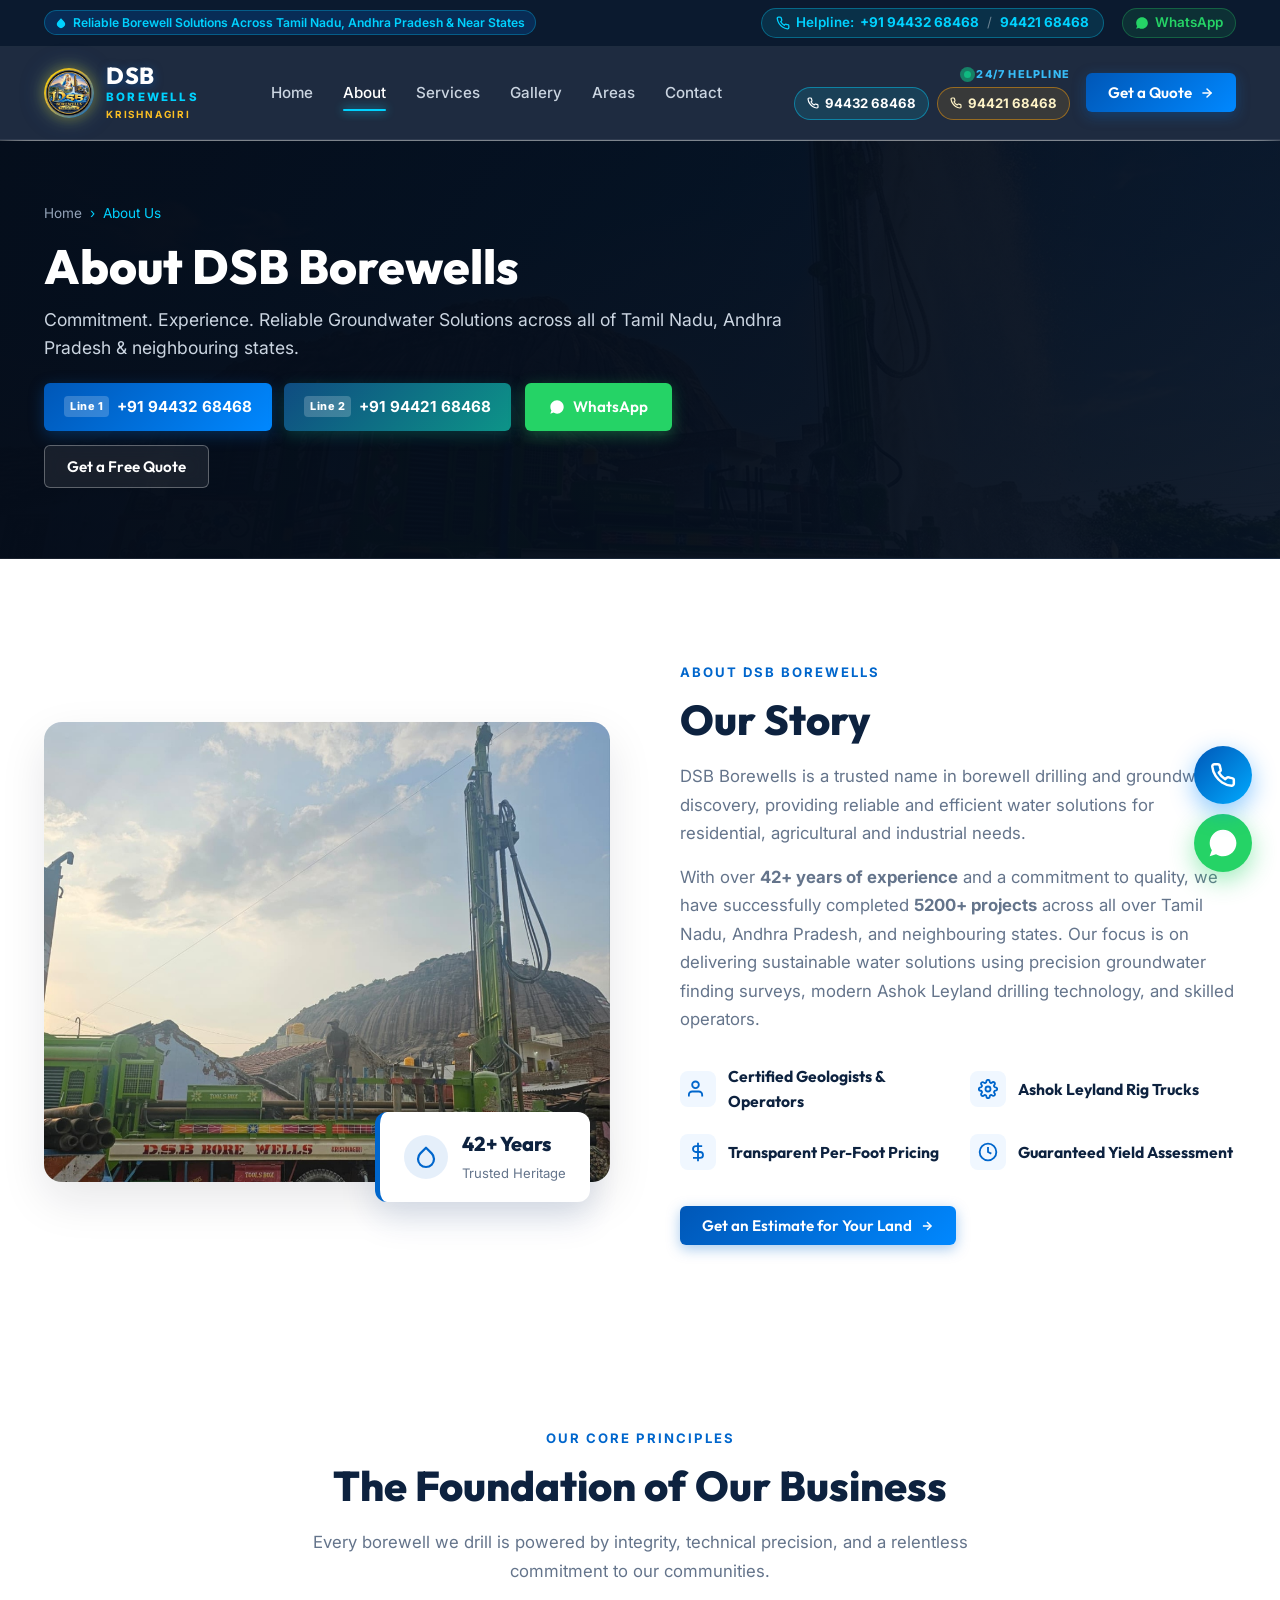
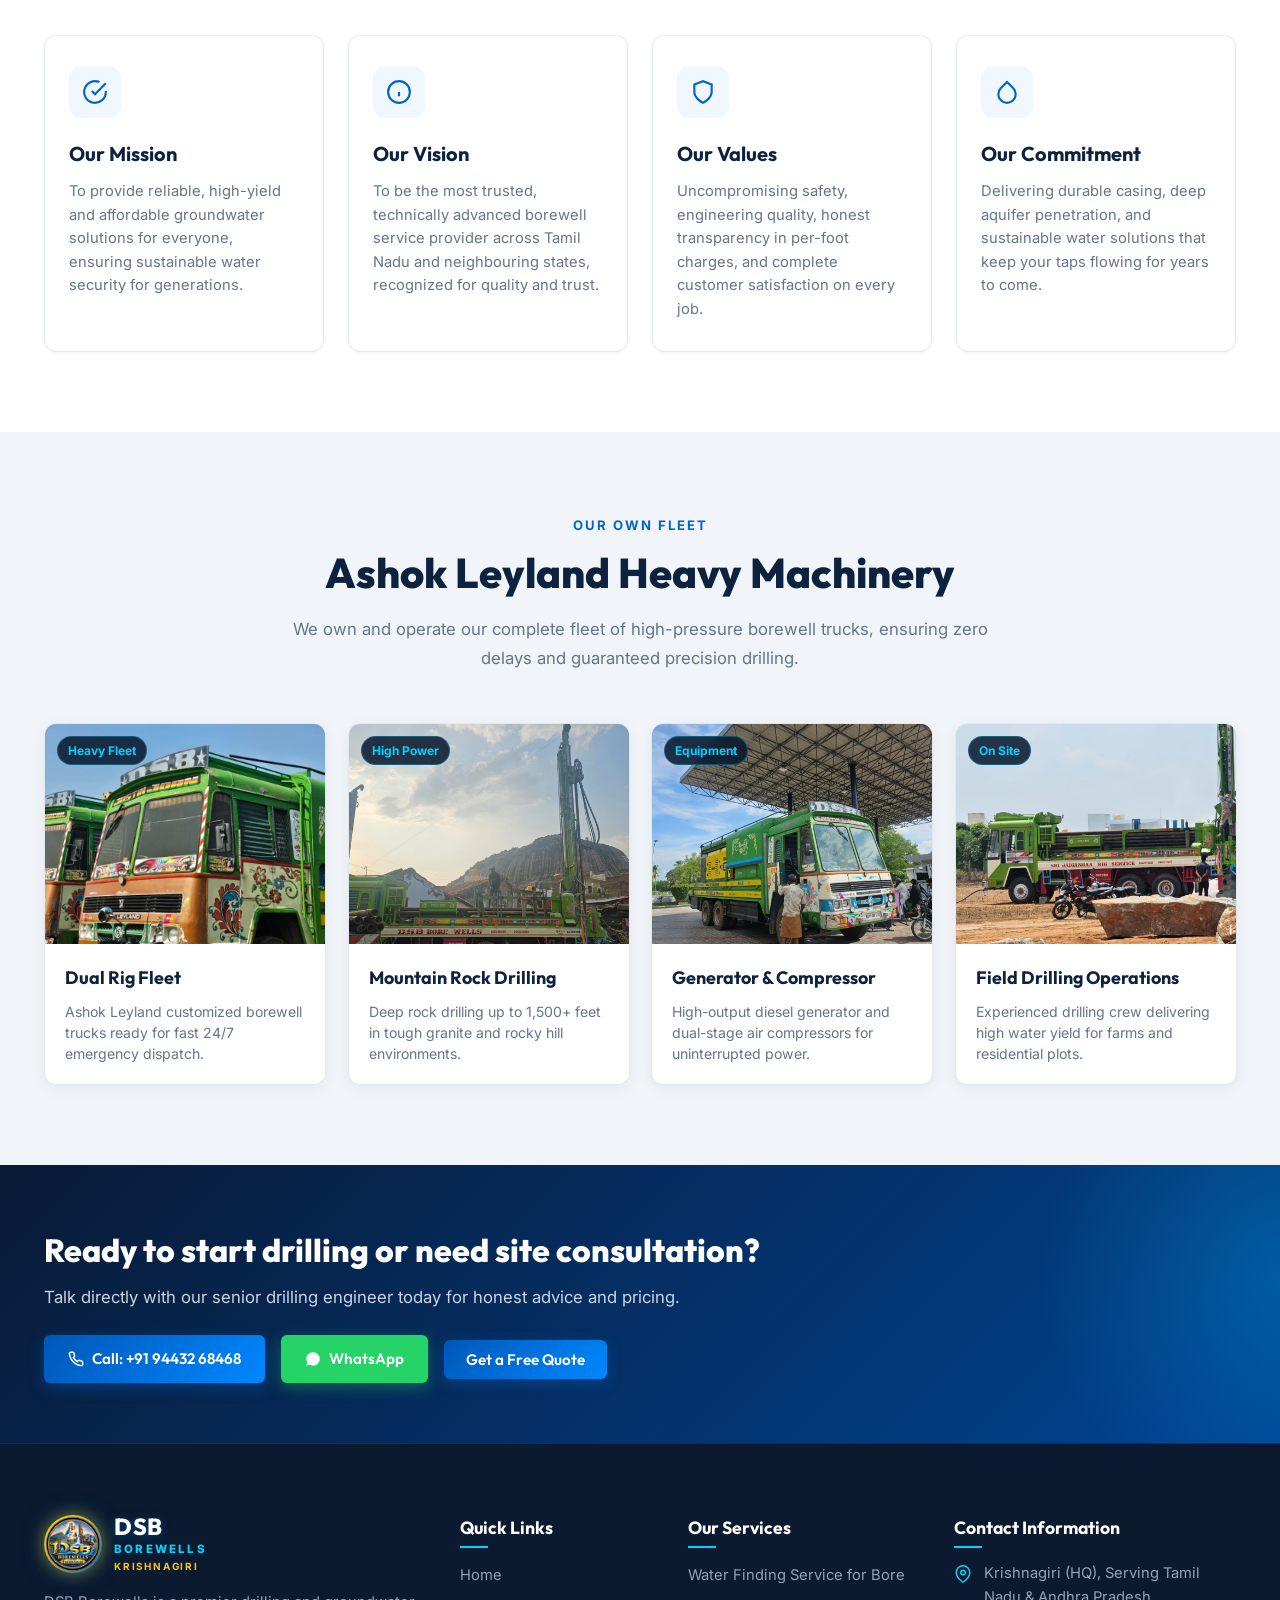
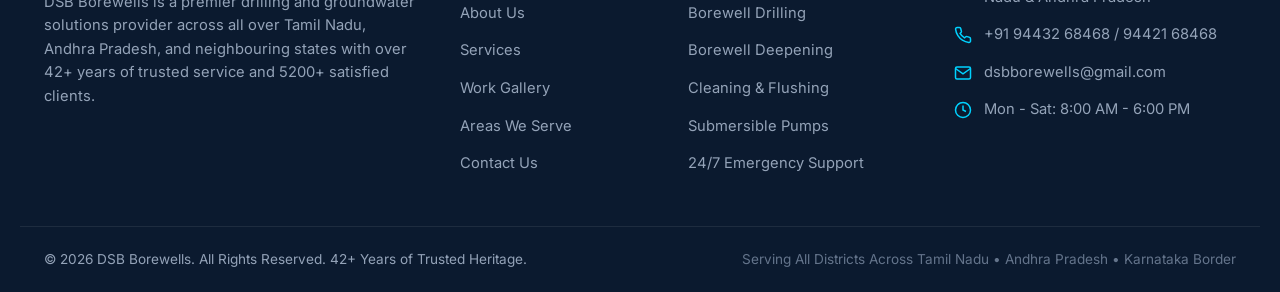
<file: about.html>
<!DOCTYPE html>
<html lang="en">
<head>
  <meta charset="UTF-8">
  <meta name="viewport" content="width=device-width, initial-scale=1.0">
  <title>About Us | DSB Borewells - 42+ Years of Drilling &amp; Water Finding</title>
  <meta name="description" content="Learn about DSB Borewells, Krishnagiri's trusted borewell drilling specialist with over 42+ years of experience and 5200+ satisfied clients across Tamil Nadu, Andhra Pradesh, and nearby states.">
  <link rel="stylesheet" href="css/style.css">
  <link rel="icon" type="image/jpeg" href="assets/images/dsb-logo.jpg">
</head>
<body>

  <!-- Top Notification Bar -->
  <div class="top-bar">
    <div class="container">
      <div class="top-bar-left">
        <span class="top-badge">
          <svg width="12" height="12" viewBox="0 0 24 24" fill="currentColor">
            <path d="M12 2.69l5.66 5.66a8 8 0 1 1-11.31 0z"/>
          </svg>
          Reliable Borewell Solutions Across Tamil Nadu, Andhra Pradesh &amp; Near States
        </span>
      </div>
      <div class="top-bar-right">
        <div class="top-call-group">
          <svg width="14" height="14" viewBox="0 0 24 24" fill="none" stroke="currentColor" stroke-width="2.2" stroke-linecap="round" stroke-linejoin="round">
            <path d="M22 16.92v3a2 2 0 0 1-2.18 2 19.79 19.79 0 0 1-8.63-3.07 19.5 19.5 0 0 1-6-6 19.79 19.79 0 0 1-3.07-8.67A2 2 0 0 1 4.11 2h3a2 2 0 0 1 2 1.72 12.84 12.84 0 0 0 .7 2.81 2 2 0 0 1-.45 2.11L8.09 9.91a16 16 0 0 0 6 6l1.27-1.27a2 2 0 0 1 2.11-.45 12.84 12.84 0 0 0 2.81.7A2 2 0 0 1 22 16.92z"></path>
          </svg>
          <span>Helpline:</span>
          <a href="tel:+919443268468" class="top-call-num" title="Call Primary Line 1: +91 94432 68468">+91 94432 68468</a>
          <span class="top-call-sep">/</span>
          <a href="tel:+919442168468" class="top-call-num" title="Call Alternate Line 2: +91 94421 68468">94421 68468</a>
        </div>
        <a href="https://wa.me/919443268468?text=Hi%20DSB%20Borewells,%20I%20would%20like%20to%20know%20more%20about%20your%20services" target="_blank" rel="noopener noreferrer" class="top-whatsapp-link">
          <svg width="14" height="14" viewBox="0 0 24 24" fill="currentColor">
            <path d="M17.472 14.382c-.301-.15-1.777-.877-2.052-.977-.275-.1-.476-.15-.676.15-.2.301-.777.977-.952 1.177-.175.2-.351.226-.652.075-.301-.15-1.27-.468-2.42-1.493-.895-.798-1.5-1.784-1.675-2.085-.175-.301-.019-.464.132-.614.135-.135.301-.351.451-.527.151-.176.201-.301.302-.502.1-.2.05-.376-.025-.526-.075-.15-.676-1.63-.927-2.232-.244-.587-.492-.507-.676-.516-.175-.008-.376-.01-.577-.01-.2 0-.527.075-.803.376s-1.053 1.028-1.053 2.508 1.078 2.909 1.229 3.11c.15.2 2.122 3.24 5.141 4.542.718.31 1.279.495 1.716.634.721.23 1.378.197 1.897.12.578-.087 1.777-.727 2.028-1.43.25-.702.25-1.304.175-1.43-.075-.125-.276-.2-.577-.35zM12.04 2C6.52 2 2.03 6.49 2.03 12c0 1.98.58 3.82 1.58 5.38L2 22l4.77-1.57C8.24 21.32 10.08 22 12.04 22c5.52 0 10.01-4.49 10.01-10S17.56 2 12.04 2z"/>
          </svg>
          WhatsApp
        </a>
      </div>
    </div>
  </div>

  <!-- Main Navigation -->
  <header class="main-nav" id="mainNav">
    <div class="container nav-container">
      <a href="index.html" class="logo" title="DSB Borewells - Krishnagiri">
        <div class="logo-crest">
          <img src="assets/images/dsb-logo.jpg" alt="DSB Borewells Krishnagiri Logo" class="brand-logo-img">
          <span class="logo-pulse-ring"></span>
        </div>
        <div class="logo-text">
          <span class="brand-name">DSB</span>
          <span class="brand-sub">BOREWELLS</span>
          <span class="brand-loc">KRISHNAGIRI</span>
        </div>
      </a>

      <nav class="nav-menu" id="navMenu">
        <a href="index.html" class="nav-link">Home</a>
        <a href="about.html" class="nav-link active">About</a>
        <a href="services.html" class="nav-link">Services</a>
        <a href="gallery.html" class="nav-link">Gallery</a>
        <a href="areas.html" class="nav-link">Areas</a>
        <a href="contact.html" class="nav-link">Contact</a>
        <div class="nav-mobile-cta">
          <div class="nav-mobile-cta-title">24/7 Direct Call Lines</div>
          <a href="tel:+919443268468" class="btn-mobile-nav-call" title="Call Line 1">
            <span class="cta-tag">Line 1</span>
            <span>+91 94432 68468</span>
          </a>
          <a href="tel:+919442168468" class="btn-mobile-nav-call alt-line" title="Call Line 2">
            <span class="cta-tag">Line 2</span>
            <span>+91 94421 68468</span>
          </a>
          <a href="https://wa.me/919443268468?text=Hi%20DSB%20Borewells,%20I%20have%20an%20enquiry" target="_blank" rel="noopener noreferrer" class="btn-whatsapp">
            <svg width="16" height="16" viewBox="0 0 24 24" fill="currentColor">
              <path d="M17.472 14.382c-.301-.15-1.777-.877-2.052-.977-.275-.1-.476-.15-.676.15-.2.301-.777.977-.952 1.177-.175.2-.351.226-.652.075-.301-.15-1.27-.468-2.42-1.493-.895-.798-1.5-1.784-1.675-2.085-.175-.301-.019-.464.132-.614.135-.135.301-.351.451-.527.151-.176.201-.301.302-.502.1-.2.05-.376-.025-.526-.075-.15-.676-1.63-.927-2.232-.244-.587-.492-.507-.676-.516-.175-.008-.376-.01-.577-.01-.2 0-.527.075-.803.376s-1.053 1.028-1.053 2.508 1.078 2.909 1.229 3.11c.15.2 2.122 3.24 5.141 4.542.718.31 1.279.495 1.716.634.721.23 1.378.197 1.897.12.578-.087 1.777-.727 2.028-1.43.25-.702.25-1.304.175-1.43-.075-.125-.276-.2-.577-.35zM12.04 2C6.52 2 2.03 6.49 2.03 12c0 1.98.58 3.82 1.58 5.38L2 22l4.77-1.57C8.24 21.32 10.08 22 12.04 22c5.52 0 10.01-4.49 10.01-10S17.56 2 12.04 2z"/>
            </svg>
            WhatsApp Us
          </a>
          <button class="btn-primary open-quote-modal">Get a Free Quote</button>
        </div>
      </nav>

      <div class="nav-actions">
        <div class="nav-call-dual">
          <div class="nav-call-dual-header">
            <span class="live-pulse-beacon" style="width: 7px; height: 7px;"></span> 24/7 HELPLINE
          </div>
          <div class="nav-call-dual-links">
            <a href="tel:+919443268468" class="nav-call-pill" title="Call Line 1: +91 94432 68468">
              <svg width="12" height="12" viewBox="0 0 24 24" fill="none" stroke="currentColor" stroke-width="2.3"><path d="M22 16.92v3a2 2 0 0 1-2.18 2 19.79 19.79 0 0 1-8.63-3.07 19.5 19.5 0 0 1-6-6 19.79 19.79 0 0 1-3.07-8.67A2 2 0 0 1 4.11 2h3a2 2 0 0 1 2 1.72 12.84 12.84 0 0 0 .7 2.81 2 2 0 0 1-.45 2.11L8.09 9.91a16 16 0 0 0 6 6l1.27-1.27a2 2 0 0 1 2.11-.45 12.84 12.84 0 0 0 2.81.7A2 2 0 0 1 22 16.92z"></path></svg>
              <span>94432 68468</span>
            </a>
            <a href="tel:+919442168468" class="nav-call-pill alt-line" title="Call Line 2: +91 94421 68468">
              <svg width="12" height="12" viewBox="0 0 24 24" fill="none" stroke="currentColor" stroke-width="2.3"><path d="M22 16.92v3a2 2 0 0 1-2.18 2 19.79 19.79 0 0 1-8.63-3.07 19.5 19.5 0 0 1-6-6 19.79 19.79 0 0 1-3.07-8.67A2 2 0 0 1 4.11 2h3a2 2 0 0 1 2 1.72 12.84 12.84 0 0 0 .7 2.81 2 2 0 0 1-.45 2.11L8.09 9.91a16 16 0 0 0 6 6l1.27-1.27a2 2 0 0 1 2.11-.45 12.84 12.84 0 0 0 2.81.7A2 2 0 0 1 22 16.92z"></path></svg>
              <span>94421 68468</span>
            </a>
          </div>
        </div>
        <button class="btn-primary open-quote-modal" id="headerQuoteBtn">
          Get a Quote
          <svg width="14" height="14" viewBox="0 0 24 24" fill="none" stroke="currentColor" stroke-width="2.5" stroke-linecap="round" stroke-linejoin="round">
            <line x1="5" y1="12" x2="19" y2="12"></line>
            <polyline points="12 5 19 12 12 19"></polyline>
          </svg>
        </button>
        <a href="tel:+919443268468" class="mobile-header-call" aria-label="Call Line 1: +91 94432 68468" title="Call Line 1: +91 94432 68468">
          <svg width="18" height="18" viewBox="0 0 24 24" fill="none" stroke="currentColor" stroke-width="2.4"><path d="M22 16.92v3a2 2 0 0 1-2.18 2 19.79 19.79 0 0 1-8.63-3.07 19.5 19.5 0 0 1-6-6 19.79 19.79 0 0 1-3.07-8.67A2 2 0 0 1 4.11 2h3a2 2 0 0 1 2 1.72 12.84 12.84 0 0 0 .7 2.81 2 2 0 0 1-.45 2.11L8.09 9.91a16 16 0 0 0 6 6l1.27-1.27a2 2 0 0 1 2.11-.45 12.84 12.84 0 0 0 2.81.7A2 2 0 0 1 22 16.92z"></path></svg>
        </a>
        <button class="mobile-toggle" id="mobileToggle" aria-label="Toggle navigation">
          <span></span>
          <span></span>
          <span></span>
        </button>
      </div>
    </div>
  </header>

  <!-- Page Banner -->
  <section class="page-banner">
    <img src="assets/images/hero-rig.jpg" alt="DSB Borewells Fleet" class="page-banner-bg">
    <div class="page-banner-overlay"></div>
    <div class="container">
      <div class="page-banner-content">
        <div class="breadcrumbs">
          <a href="index.html">Home</a>
          <span>&rsaquo;</span>
          <span>About Us</span>
        </div>
        <h1 class="page-banner-title">About DSB Borewells</h1>
        <p class="page-banner-desc">Commitment. Experience. Reliable Groundwater Solutions across all of Tamil Nadu, Andhra Pradesh &amp; neighbouring states.</p>
        <div class="page-banner-actions">
          <div class="cta-dual-numbers">
            <a href="tel:+919443268468" class="btn-cta-call" title="Call Line 1: +91 94432 68468">
              <span class="cta-tag">Line 1</span>
              <span>+91 94432 68468</span>
            </a>
            <a href="tel:+919442168468" class="btn-cta-call alt-line" title="Call Line 2: +91 94421 68468">
              <span class="cta-tag">Line 2</span>
              <span>+91 94421 68468</span>
            </a>
          </div>
          <a href="https://wa.me/919443268468?text=Hi%20DSB%20Borewells,%20I%20would%20like%20to%20know%20more%20about%20your%20services" target="_blank" rel="noopener noreferrer" class="btn-whatsapp">
            <svg width="16" height="16" viewBox="0 0 24 24" fill="currentColor">
              <path d="M17.472 14.382c-.301-.15-1.777-.877-2.052-.977-.275-.1-.476-.15-.676.15-.2.301-.777.977-.952 1.177-.175.2-.351.226-.652.075-.301-.15-1.27-.468-2.42-1.493-.895-.798-1.5-1.784-1.675-2.085-.175-.301-.019-.464.132-.614.135-.135.301-.351.451-.527.151-.176.201-.301.302-.502.1-.2.05-.376-.025-.526-.075-.15-.676-1.63-.927-2.232-.244-.587-.492-.507-.676-.516-.175-.008-.376-.01-.577-.01-.2 0-.527.075-.803.376s-1.053 1.028-1.053 2.508 1.078 2.909 1.229 3.11c.15.2 2.122 3.24 5.141 4.542.718.31 1.279.495 1.716.634.721.23 1.378.197 1.897.12.578-.087 1.777-.727 2.028-1.43.25-.702.25-1.304.175-1.43-.075-.125-.276-.2-.577-.35zM12.04 2C6.52 2 2.03 6.49 2.03 12c0 1.98.58 3.82 1.58 5.38L2 22l4.77-1.57C8.24 21.32 10.08 22 12.04 22c5.52 0 10.01-4.49 10.01-10S17.56 2 12.04 2z"/>
            </svg>
            WhatsApp
          </a>
          <button class="btn-outline-white open-quote-modal">
            Get a Free Quote
          </button>
        </div>
      </div>
    </div>
  </section>

  <!-- Our Story Section -->
  <section class="story-section">
    <div class="container">
      <div class="story-grid">
        <div class="story-image-wrap">
          <img src="assets/images/real/dsb-rig-mountain.jpg" alt="DSB Borewells Real Rig in Krishnagiri" class="story-img-main">
          <div class="story-badge-floating">
            <div class="story-badge-icon">
              <svg width="24" height="24" viewBox="0 0 24 24" fill="none" stroke="currentColor" stroke-width="2.2" stroke-linecap="round" stroke-linejoin="round">
                <path d="M12 2.69l5.66 5.66a8 8 0 1 1-11.31 0z"></path>
              </svg>
            </div>
            <div class="story-badge-text">
              <strong>42+ Years</strong>
              <span>Trusted Heritage</span>
            </div>
          </div>
        </div>

        <div class="story-content">
          <span class="section-eyebrow">ABOUT DSB BOREWELLS</span>
          <h2 class="section-title">Our Story</h2>
          <p class="section-description">
            DSB Borewells is a trusted name in borewell drilling and groundwater discovery, providing reliable and efficient water solutions for residential, agricultural and industrial needs.
          </p>
          <p class="section-description" style="margin-top: -15px;">
            With over <strong>42+ years of experience</strong> and a commitment to quality, we have successfully completed <strong>5200+ projects</strong> across all over Tamil Nadu, Andhra Pradesh, and neighbouring states. Our focus is on delivering sustainable water solutions using precision groundwater finding surveys, modern Ashok Leyland drilling technology, and skilled operators.
          </p>

          <div class="features-2x2-grid">
            <div class="feature-point">
              <div class="feature-point-icon">
                <svg width="20" height="20" viewBox="0 0 24 24" fill="none" stroke="currentColor" stroke-width="2.2">
                  <path d="M17 21v-2a4 4 0 0 0-4-4H5a4 4 0 0 0-4 4v2"></path>
                  <circle cx="9" cy="7" r="4"></circle>
                </svg>
              </div>
              <span class="feature-point-text">Certified Geologists & Operators</span>
            </div>

            <div class="feature-point">
              <div class="feature-point-icon">
                <svg width="20" height="20" viewBox="0 0 24 24" fill="none" stroke="currentColor" stroke-width="2.2">
                  <circle cx="12" cy="12" r="3"></circle>
                  <path d="M19.4 15a1.65 1.65 0 0 0 .33 1.82l.06.06a2 2 0 0 1 0 2.83 2 2 0 0 1-2.83 0l-.06-.06a1.65 1.65 0 0 0-1.82-.33 1.65 1.65 0 0 0-1 1.51V21a2 2 0 0 1-2 2 2 2 0 0 1-2-2v-.09A1.65 1.65 0 0 0 9 19.4a1.65 1.65 0 0 0-1.82.33l-.06.06a2 2 0 0 1-2.83 0 2 2 0 0 1 0-2.83l.06-.06a1.65 1.65 0 0 0 .33-1.82 1.65 1.65 0 0 0-1.51-1H3a2 2 0 0 1-2-2 2 2 0 0 1 2-2h.09A1.65 1.65 0 0 0 4.6 9a1.65 1.65 0 0 0-.33-1.82l-.06-.06a2 2 0 0 1 0-2.83 2 2 0 0 1 2.83 0l.06.06a1.65 1.65 0 0 0 1.82.33H9a1.65 1.65 0 0 0 1-1.51V3a2 2 0 0 1 2-2 2 2 0 0 1 2 2v.09a1.65 1.65 0 0 0 1 1.51 1.65 1.65 0 0 0 1.82-.33l.06-.06a2 2 0 0 1 2.83 0 2 2 0 0 1 0 2.83l-.06.06a1.65 1.65 0 0 0-.33 1.82V9a1.65 1.65 0 0 0 1.51 1H21a2 2 0 0 1 2 2 2 2 0 0 1-2 2h-.09a1.65 1.65 0 0 0-1.51 1z"></path>
                </svg>
              </div>
              <span class="feature-point-text">Ashok Leyland Rig Trucks</span>
            </div>

            <div class="feature-point">
              <div class="feature-point-icon">
                <svg width="20" height="20" viewBox="0 0 24 24" fill="none" stroke="currentColor" stroke-width="2.2">
                  <path d="M12 1v22"></path>
                  <path d="M17 5H9.5a3.5 3.5 0 0 0 0 7h5a3.5 3.5 0 0 1 0 7H6"></path>
                </svg>
              </div>
              <span class="feature-point-text">Transparent Per-Foot Pricing</span>
            </div>

            <div class="feature-point">
              <div class="feature-point-icon">
                <svg width="20" height="20" viewBox="0 0 24 24" fill="none" stroke="currentColor" stroke-width="2.2">
                  <circle cx="12" cy="12" r="10"></circle>
                  <polyline points="12 6 12 12 16 14"></polyline>
                </svg>
              </div>
              <span class="feature-point-text">Guaranteed Yield Assessment</span>
            </div>
          </div>

          <button class="btn-primary open-quote-modal">
            Get an Estimate for Your Land
            <svg width="14" height="14" viewBox="0 0 24 24" fill="none" stroke="currentColor" stroke-width="2.5">
              <line x1="5" y1="12" x2="19" y2="12"></line>
              <polyline points="12 5 19 12 12 19"></polyline>
            </svg>
          </button>
        </div>
      </div>
    </div>
  </section>

  <!-- 4 Pillars Section -->
  <section class="pillars-section">
    <div class="container">
      <div class="section-header-center">
        <span class="section-eyebrow">OUR CORE PRINCIPLES</span>
        <h2 class="section-title">The Foundation of Our Business</h2>
        <p class="section-description">Every borewell we drill is powered by integrity, technical precision, and a relentless commitment to our communities.</p>
      </div>

      <div class="pillars-grid">
        <div class="pillar-card">
          <div class="pillar-icon-box">
            <svg width="26" height="26" viewBox="0 0 24 24" fill="none" stroke="currentColor" stroke-width="2">
              <path d="M22 11.08V12a10 10 0 1 1-5.93-9.14"></path>
              <polyline points="22 4 12 14.01 9 11.01"></polyline>
            </svg>
          </div>
          <h3 class="pillar-title">Our Mission</h3>
          <p class="pillar-desc">To provide reliable, high-yield and affordable groundwater solutions for everyone, ensuring sustainable water security for generations.</p>
        </div>

        <div class="pillar-card">
          <div class="pillar-icon-box">
            <svg width="26" height="26" viewBox="0 0 24 24" fill="none" stroke="currentColor" stroke-width="2">
              <circle cx="12" cy="12" r="10"></circle>
              <line x1="12" y1="16" x2="12" y2="12"></line>
              <line x1="12" y1="8" x2="12.01" y2="8"></line>
            </svg>
          </div>
          <h3 class="pillar-title">Our Vision</h3>
          <p class="pillar-desc">To be the most trusted, technically advanced borewell service provider across Tamil Nadu and neighbouring states, recognized for quality and trust.</p>
        </div>

        <div class="pillar-card">
          <div class="pillar-icon-box">
            <svg width="26" height="26" viewBox="0 0 24 24" fill="none" stroke="currentColor" stroke-width="2">
              <path d="M12 22s8-4 8-10V5l-8-3-8 3v7c0 6 8 10 8 10z"></path>
            </svg>
          </div>
          <h3 class="pillar-title">Our Values</h3>
          <p class="pillar-desc">Uncompromising safety, engineering quality, honest transparency in per-foot charges, and complete customer satisfaction on every job.</p>
        </div>

        <div class="pillar-card">
          <div class="pillar-icon-box">
            <svg width="26" height="26" viewBox="0 0 24 24" fill="none" stroke="currentColor" stroke-width="2">
              <path d="M12 2.69l5.66 5.66a8 8 0 1 1-11.31 0z"></path>
            </svg>
          </div>
          <h3 class="pillar-title">Our Commitment</h3>
          <p class="pillar-desc">Delivering durable casing, deep aquifer penetration, and sustainable water solutions that keep your taps flowing for years to come.</p>
        </div>
      </div>
    </div>
  </section>

  <!-- Real Fleet Section -->
  <section class="real-fleet-section">
    <div class="container">
      <div class="section-header-center">
        <span class="section-eyebrow">OUR OWN FLEET</span>
        <h2 class="section-title">Ashok Leyland Heavy Machinery</h2>
        <p class="section-description">We own and operate our complete fleet of high-pressure borewell trucks, ensuring zero delays and guaranteed precision drilling.</p>
      </div>

      <div class="real-fleet-grid">
        <div class="fleet-card">
          <div class="fleet-img-wrap">
            <img src="assets/images/real/dsb-trucks-fleet.jpg" alt="D.S.B Dual Fleet">
            <span class="fleet-badge">Heavy Fleet</span>
          </div>
          <div class="fleet-card-body">
            <h3 class="fleet-card-title">Dual Rig Fleet</h3>
            <p class="fleet-card-desc">Ashok Leyland customized borewell trucks ready for fast 24/7 emergency dispatch.</p>
          </div>
        </div>

        <div class="fleet-card">
          <div class="fleet-img-wrap">
            <img src="assets/images/real/dsb-rig-mountain.jpg" alt="Mountain Rock Drilling Rig">
            <span class="fleet-badge">High Power</span>
          </div>
          <div class="fleet-card-body">
            <h3 class="fleet-card-title">Mountain Rock Drilling</h3>
            <p class="fleet-card-desc">Deep rock drilling up to 1,500+ feet in tough granite and rocky hill environments.</p>
          </div>
        </div>

        <div class="fleet-card">
          <div class="fleet-img-wrap">
            <img src="assets/images/real/dsb-rig-pump.jpg" alt="Compressor Rig">
            <span class="fleet-badge">Equipment</span>
          </div>
          <div class="fleet-card-body">
            <h3 class="fleet-card-title">Generator & Compressor</h3>
            <p class="fleet-card-desc">High-output diesel generator and dual-stage air compressors for uninterrupted power.</p>
          </div>
        </div>

        <div class="fleet-card">
          <div class="fleet-img-wrap">
            <img src="assets/images/real/dsb-rig-site.jpg" alt="On Site Crew">
            <span class="fleet-badge">On Site</span>
          </div>
          <div class="fleet-card-body">
            <h3 class="fleet-card-title">Field Drilling Operations</h3>
            <p class="fleet-card-desc">Experienced drilling crew delivering high water yield for farms and residential plots.</p>
          </div>
        </div>
      </div>
    </div>
  </section>

  <!-- CTA Banner Strip -->
  <section class="cta-banner-strip">
    <div class="container">
      <div class="cta-banner-content">
        <div class="cta-banner-left">
          <h3>Ready to start drilling or need site consultation?</h3>
          <p>Talk directly with our senior drilling engineer today for honest advice and pricing.</p>
        </div>
        <div class="cta-banner-actions">
          <a href="tel:+919443268468" class="btn-call">
            <svg width="16" height="16" viewBox="0 0 24 24" fill="none" stroke="currentColor" stroke-width="2.2">
              <path d="M22 16.92v3a2 2 0 0 1-2.18 2 19.79 19.79 0 0 1-8.63-3.07 19.5 19.5 0 0 1-6-6 19.79 19.79 0 0 1-3.07-8.67A2 2 0 0 1 4.11 2h3a2 2 0 0 1 2 1.72 12.84 12.84 0 0 0 .7 2.81 2 2 0 0 1-.45 2.11L8.09 9.91a16 16 0 0 0 6 6l1.27-1.27a2 2 0 0 1 2.11-.45 12.84 12.84 0 0 0 2.81.7A2 2 0 0 1 22 16.92z"></path>
            </svg>
            Call: +91 94432 68468
          </a>
          <a href="https://wa.me/919443268468?text=Hi%20DSB%20Borewells,%20I%20have%20an%20enquiry" target="_blank" rel="noopener noreferrer" class="btn-whatsapp">
            <svg width="16" height="16" viewBox="0 0 24 24" fill="currentColor">
              <path d="M17.472 14.382c-.301-.15-1.777-.877-2.052-.977-.275-.1-.476-.15-.676.15-.2.301-.777.977-.952 1.177-.175.2-.351.226-.652.075-.301-.15-1.27-.468-2.42-1.493-.895-.798-1.5-1.784-1.675-2.085-.175-.301-.019-.464.132-.614.135-.135.301-.351.451-.527.151-.176.201-.301.302-.502.1-.2.05-.376-.025-.526-.075-.15-.676-1.63-.927-2.232-.244-.587-.492-.507-.676-.516-.175-.008-.376-.01-.577-.01-.2 0-.527.075-.803.376s-1.053 1.028-1.053 2.508 1.078 2.909 1.229 3.11c.15.2 2.122 3.24 5.141 4.542.718.31 1.279.495 1.716.634.721.23 1.378.197 1.897.12.578-.087 1.777-.727 2.028-1.43.25-.702.25-1.304.175-1.43-.075-.125-.276-.2-.577-.35zM12.04 2C6.52 2 2.03 6.49 2.03 12c0 1.98.58 3.82 1.58 5.38L2 22l4.77-1.57C8.24 21.32 10.08 22 12.04 22c5.52 0 10.01-4.49 10.01-10S17.56 2 12.04 2z"/>
            </svg>
            WhatsApp
          </a>
          <button class="btn-primary open-quote-modal">
            Get a Free Quote
          </button>
        </div>
      </div>
    </div>
  </section>

  <!-- Main Footer -->
  <footer class="main-footer">
    <div class="container footer-grid">
      <div class="footer-col-brand">
        <a href="index.html" class="logo" title="DSB Borewells - Krishnagiri">
          <div class="logo-crest" style="width: 58px; height: 58px;">
            <img src="assets/images/dsb-logo.jpg" alt="DSB Borewells Krishnagiri Logo" class="brand-logo-img">
            <span class="logo-pulse-ring"></span>
          </div>
          <div class="logo-text">
            <span class="brand-name">DSB</span>
            <span class="brand-sub">BOREWELLS</span>
            <span class="brand-loc">KRISHNAGIRI</span>
          </div>
        </a>
        <p>
          DSB Borewells is a premier drilling and groundwater solutions provider across all over Tamil Nadu, Andhra Pradesh, and neighbouring states with over 42+ years of trusted service and 5200+ satisfied clients.
        </p>
      </div>

      <div class="footer-col">
        <h4 class="footer-col-title">Quick Links</h4>
        <ul class="footer-links">
          <li><a href="index.html">Home</a></li>
          <li><a href="about.html">About Us</a></li>
          <li><a href="services.html">Services</a></li>
          <li><a href="gallery.html">Work Gallery</a></li>
          <li><a href="areas.html">Areas We Serve</a></li>
          <li><a href="contact.html">Contact Us</a></li>
        </ul>
      </div>

      <div class="footer-col">
        <h4 class="footer-col-title">Our Services</h4>
        <ul class="footer-links">
          <li><a href="services.html">Water Finding Service for Bore</a></li>
          <li><a href="services.html">Borewell Drilling</a></li>
          <li><a href="services.html">Borewell Deepening</a></li>
          <li><a href="services.html">Cleaning & Flushing</a></li>
          <li><a href="services.html">Submersible Pumps</a></li>
          <li><a href="services.html">24/7 Emergency Support</a></li>
        </ul>
      </div>

      <div class="footer-col">
        <h4 class="footer-col-title">Contact Information</h4>
        <div class="footer-contact-list">
          <div class="footer-contact-item">
            <svg viewBox="0 0 24 24" fill="none" stroke="currentColor" stroke-width="2">
              <path d="M21 10c0 7-9 13-9 13s-9-6-9-13a9 9 0 0 1 18 0z"></path>
              <circle cx="12" cy="10" r="3"></circle>
            </svg>
            <span>Krishnagiri (HQ), Serving Tamil Nadu &amp; Andhra Pradesh</span>
          </div>
          <div class="footer-contact-item">
            <svg viewBox="0 0 24 24" fill="none" stroke="currentColor" stroke-width="2">
              <path d="M22 16.92v3a2 2 0 0 1-2.18 2 19.79 19.79 0 0 1-8.63-3.07 19.5 19.5 0 0 1-6-6 19.79 19.79 0 0 1-3.07-8.67A2 2 0 0 1 4.11 2h3a2 2 0 0 1 2 1.72 12.84 12.84 0 0 0 .7 2.81 2 2 0 0 1-.45 2.11L8.09 9.91a16 16 0 0 0 6 6l1.27-1.27a2 2 0 0 1 2.11-.45 12.84 12.84 0 0 0 2.81.7A2 2 0 0 1 22 16.92z"></path>
            </svg>
            <span><a href="tel:+919443268468" style="color:inherit;">+91 94432 68468</a> / <a href="tel:+919442168468" style="color:inherit;">94421 68468</a></span>
          </div>
          <div class="footer-contact-item">
            <svg viewBox="0 0 24 24" fill="none" stroke="currentColor" stroke-width="2">
              <path d="M4 4h16c1.1 0 2 .9 2 2v12c0 1.1-.9 2-2 2H4c-1.1 0-2-.9-2-2V6c0-1.1.9-2 2-2z"></path>
              <polyline points="22,6 12,13 2,6"></polyline>
            </svg>
            <span>dsbborewells@gmail.com</span>
          </div>
          <div class="footer-contact-item">
            <svg viewBox="0 0 24 24" fill="none" stroke="currentColor" stroke-width="2">
              <circle cx="12" cy="12" r="10"></circle>
              <polyline points="12 6 12 12 16 14"></polyline>
            </svg>
            <span>Mon - Sat: 8:00 AM - 6:00 PM</span>
          </div>
        </div>
      </div>
    </div>

    <div class="footer-bottom">
      <div class="container">
        <div>&copy; 2026 DSB Borewells. All Rights Reserved. 42+ Years of Trusted Heritage.</div>
        <div style="color: #64748b;">Serving All Districts Across Tamil Nadu &bull; Andhra Pradesh &bull; Karnataka Border</div>
      </div>
    </div>
  </footer>

  <!-- Floating Quick Action Buttons -->
  <div class="floating-call-wrap" id="floatingCallWrap">
    <button class="floating-call" id="floatingCallBtn" aria-label="Call DSB Borewells - Line 1: +91 94432 68468 | Line 2: +91 94421 68468">
      <svg viewBox="0 0 24 24" fill="none" stroke="currentColor" stroke-width="2.3" stroke-linecap="round" stroke-linejoin="round">
        <path d="M22 16.92v3a2 2 0 0 1-2.18 2 19.79 19.79 0 0 1-8.63-3.07 19.5 19.5 0 0 1-6-6 19.79 19.79 0 0 1-3.07-8.67A2 2 0 0 1 4.11 2h3a2 2 0 0 1 2 1.72 12.84 12.84 0 0 0 .7 2.81 2 2 0 0 1-.45 2.11L8.09 9.91a16 16 0 0 0 6 6l1.27-1.27a2 2 0 0 1 2.11-.45 12.84 12.84 0 0 0 2.81.7A2 2 0 0 1 22 16.92z"></path>
      </svg>
      <span class="floating-btn-tooltip">Call: +91 94432 68468 / 94421 68468</span>
    </button>
    <div class="floating-call-menu" id="floatingCallMenu">
      <div class="floating-call-menu-title">Call DSB Borewells</div>
      <a href="tel:+919443268468" class="floating-call-item">
        <span class="call-item-icon">
          <svg width="15" height="15" viewBox="0 0 24 24" fill="none" stroke="currentColor" stroke-width="2.2" stroke-linecap="round" stroke-linejoin="round"><path d="M22 16.92v3a2 2 0 0 1-2.18 2 19.79 19.79 0 0 1-8.63-3.07 19.5 19.5 0 0 1-6-6 19.79 19.79 0 0 1-3.07-8.67A2 2 0 0 1 4.11 2h3a2 2 0 0 1 2 1.72 12.84 12.84 0 0 0 .7 2.81 2 2 0 0 1-.45 2.11L8.09 9.91a16 16 0 0 0 6 6l1.27-1.27a2 2 0 0 1 2.11-.45 12.84 12.84 0 0 0 2.81.7A2 2 0 0 1 22 16.92z"></path></svg>
        </span>
        <div class="call-item-text">
          <span class="call-line-name">Line 1 (Primary)</span>
          <span class="call-number">+91 94432 68468</span>
        </div>
      </a>
      <a href="tel:+919442168468" class="floating-call-item">
        <span class="call-item-icon">
          <svg width="15" height="15" viewBox="0 0 24 24" fill="none" stroke="currentColor" stroke-width="2.2" stroke-linecap="round" stroke-linejoin="round"><path d="M22 16.92v3a2 2 0 0 1-2.18 2 19.79 19.79 0 0 1-8.63-3.07 19.5 19.5 0 0 1-6-6 19.79 19.79 0 0 1-3.07-8.67A2 2 0 0 1 4.11 2h3a2 2 0 0 1 2 1.72 12.84 12.84 0 0 0 .7 2.81 2 2 0 0 1-.45 2.11L8.09 9.91a16 16 0 0 0 6 6l1.27-1.27a2 2 0 0 1 2.11-.45 12.84 12.84 0 0 0 2.81.7A2 2 0 0 1 22 16.92z"></path></svg>
        </span>
        <div class="call-item-text">
          <span class="call-line-name">Line 2 (Alternate)</span>
          <span class="call-number">+91 94421 68468</span>
        </div>
      </a>
    </div>
  </div>
  <a href="https://wa.me/919443268468?text=Hi%20DSB%20Borewells,%20I%20have%20an%20enquiry%20regarding%20borewell%20drilling" class="floating-whatsapp" target="_blank" rel="noopener noreferrer" aria-label="Chat on WhatsApp" title="WhatsApp Us">
    <svg viewBox="0 0 24 24">
      <path d="M17.472 14.382c-.301-.15-1.777-.877-2.052-.977-.275-.1-.476-.15-.676.15-.2.301-.777.977-.952 1.177-.175.2-.351.226-.652.075-.301-.15-1.27-.468-2.42-1.493-.895-.798-1.5-1.784-1.675-2.085-.175-.301-.019-.464.132-.614.135-.135.301-.351.451-.527.151-.176.201-.301.302-.502.1-.2.05-.376-.025-.526-.075-.15-.676-1.63-.927-2.232-.244-.587-.492-.507-.676-.516-.175-.008-.376-.01-.577-.01-.2 0-.527.075-.803.376s-1.053 1.028-1.053 2.508 1.078 2.909 1.229 3.11c.15.2 2.122 3.24 5.141 4.542.718.31 1.279.495 1.716.634.721.23 1.378.197 1.897.12.578-.087 1.777-.727 2.028-1.43.25-.702.25-1.304.175-1.43-.075-.125-.276-.2-.577-.35zM12.04 2C6.52 2 2.03 6.49 2.03 12c0 1.98.58 3.82 1.58 5.38L2 22l4.77-1.57C8.24 21.32 10.08 22 12.04 22c5.52 0 10.01-4.49 10.01-10S17.56 2 12.04 2z"/>
    </svg>
    <span class="floating-btn-tooltip">WhatsApp Enquiry</span>
  </a>

  <!-- Quote Modal Popup -->
  <div class="modal-overlay" id="quoteModal">
    <div class="modal-dialog">
      <div class="modal-header">
        <button class="modal-close-btn close-modal-btn" aria-label="Close modal">&times;</button>
        <h3>Get a Free Quote</h3>
        <p>Fill in the details below and our team will get back to you soon.</p>
      </div>
      <div class="modal-body">
        <form id="quoteForm">
          <div class="form-grid-2">
            <div class="form-group">
              <label class="form-label" for="quoteName">Your Name *</label>
              <input type="text" id="quoteName" class="form-input" placeholder="Enter your name" required>
            </div>
            <div class="form-group">
              <label class="form-label" for="quotePhone">Phone Number *</label>
              <input type="tel" id="quotePhone" class="form-input" placeholder="Enter your phone number" required>
            </div>
          </div>

          <div class="form-grid-2">
            <div class="form-group">
              <label class="form-label" for="quoteLocation">Location (District/Taluk) *</label>
              <input type="text" id="quoteLocation" class="form-input" placeholder="e.g. Krishnagiri, Kuppam, Chittoor..." required>
            </div>
            <div class="form-group">
              <label class="form-label" for="quoteService">Required Service *</label>
              <select id="quoteService" class="form-select" required>
                <option value="">Select a service</option>
                <option value="survey">Water Finding Service for Bore (Survey)</option>
                <option value="drilling" selected>Borewell Drilling (New 4.5" / 6.5")</option>
                <option value="deepening">Borewell Deepening</option>
                <option value="cleaning">Cleaning & Flushing</option>
                <option value="pump">Pump Installation</option>
                <option value="other">Maintenance / Other</option>
              </select>
            </div>
          </div>

          <div class="form-group">
            <label class="form-label" for="quoteMessage">Message / Requirements</label>
            <textarea id="quoteMessage" class="form-textarea" rows="3" placeholder="Tell us your requirements (approx. depth, land type, timeline)..."></textarea>
          </div>

          <button type="submit" class="form-submit-btn">
            Send Enquiry
            <svg width="15" height="15" viewBox="0 0 24 24" fill="none" stroke="currentColor" stroke-width="2.5" style="display:inline-block; vertical-align:middle; margin-left:6px;">
              <line x1="22" y1="2" x2="11" y2="13"></line>
              <polygon points="22 2 15 22 11 13 2 9 22 2"></polygon>
            </svg>
          </button>
        </form>
      </div>
    </div>
  </div>

  <script src="js/main.js"></script>
</body>
</html>
</file>
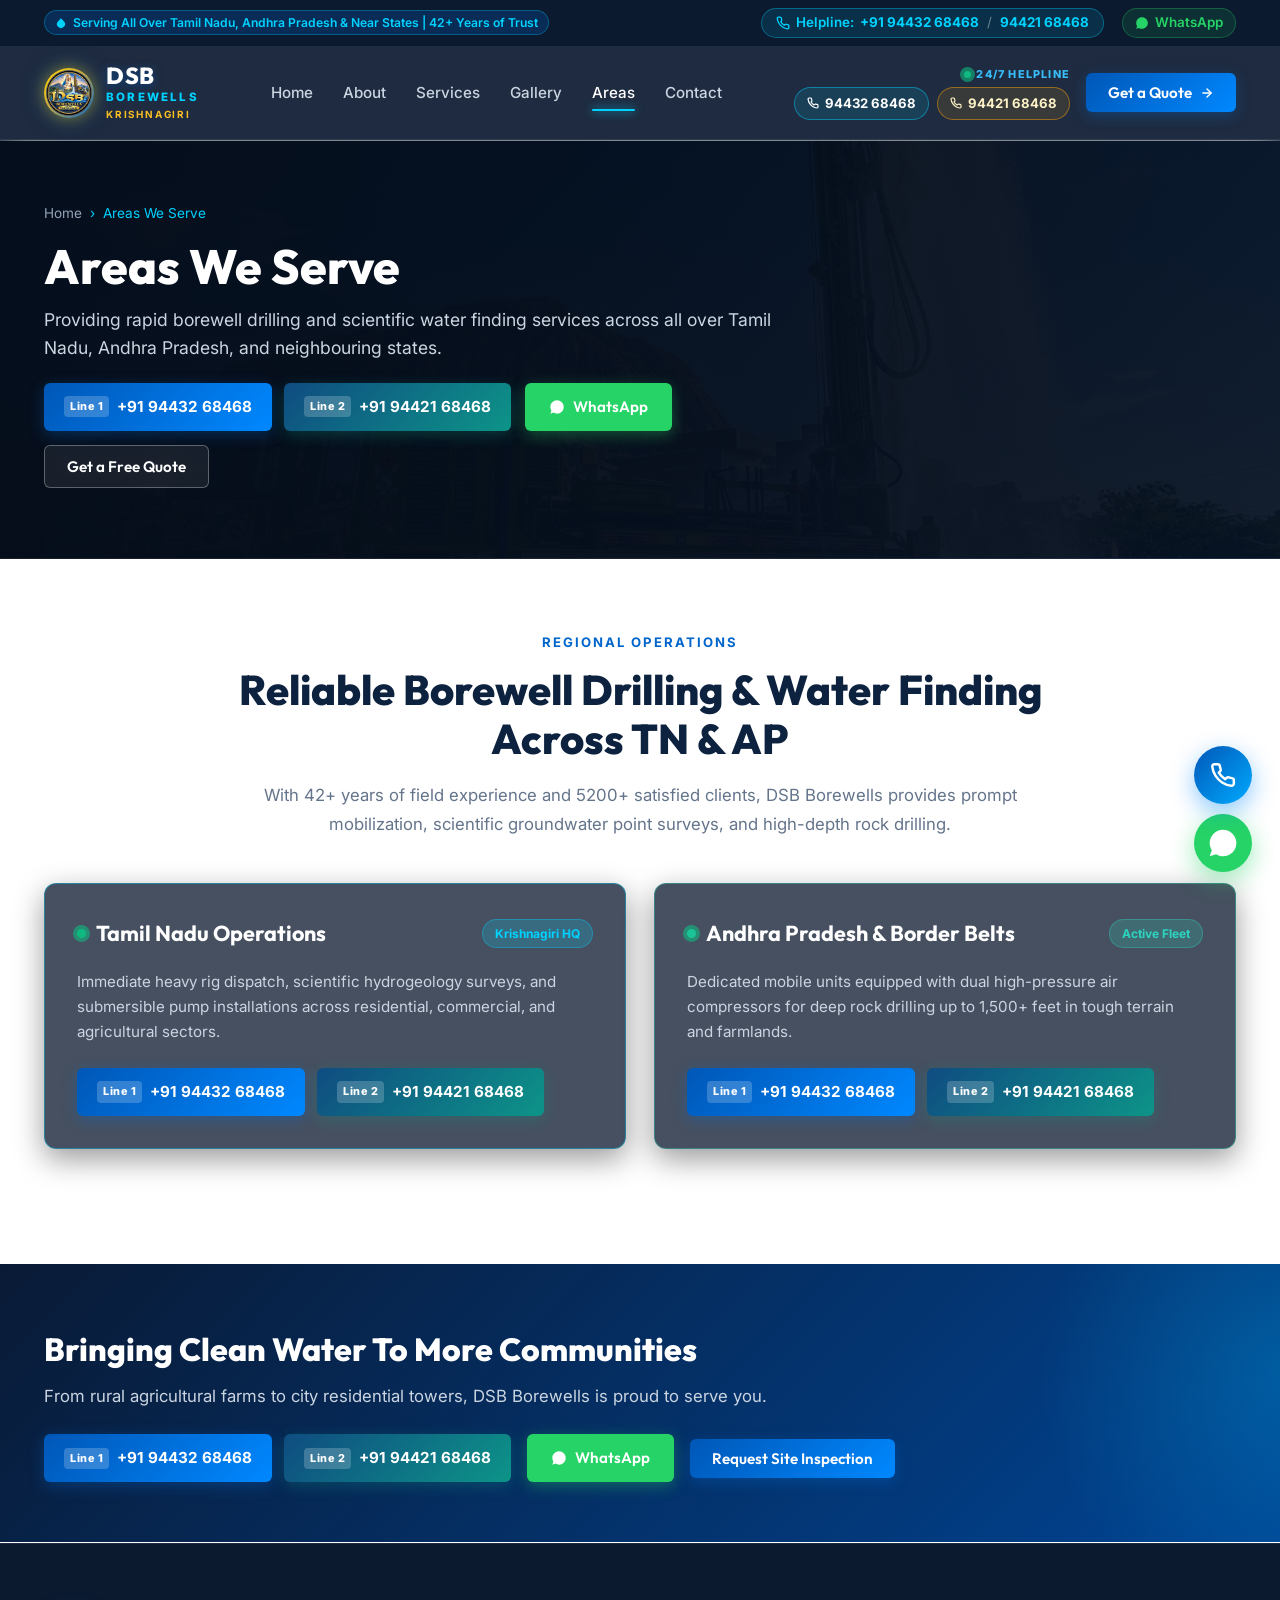
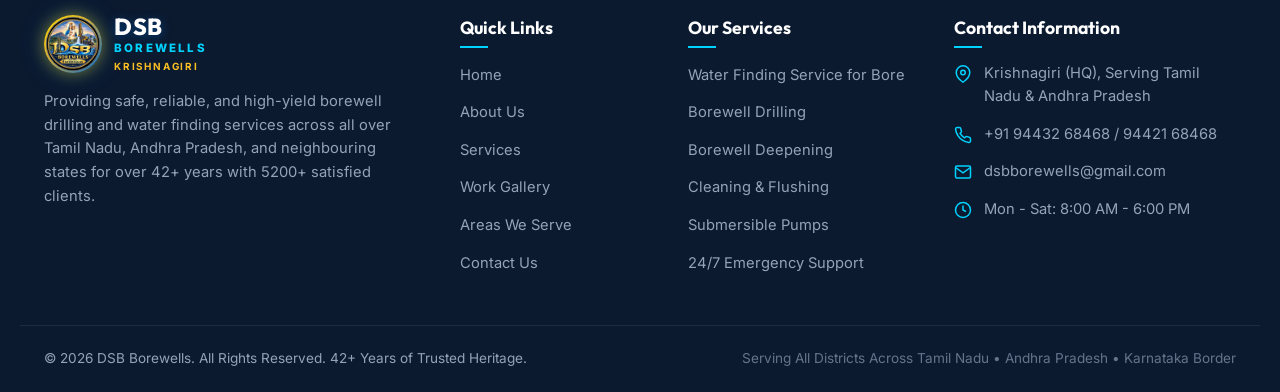
<file: areas.html>
<!DOCTYPE html>
<html lang="en">
<head>
  <meta charset="UTF-8">
  <meta name="viewport" content="width=device-width, initial-scale=1.0">
  <title>Areas We Serve | DSB Borewells - All Tamil Nadu, Andhra Pradesh &amp; Near States</title>
  <meta name="description" content="DSB Borewells provides rapid borewell drilling, deepening, and scientific water finding services across all over Tamil Nadu, Andhra Pradesh, and neighbouring state borders.">
  <link rel="stylesheet" href="css/style.css">
  <link rel="icon" type="image/jpeg" href="assets/images/dsb-logo.jpg">
</head>
<body>

  <!-- Top Notification Bar -->
  <div class="top-bar">
    <div class="container">
      <div class="top-bar-left">
        <span class="top-badge">
          <svg width="12" height="12" viewBox="0 0 24 24" fill="currentColor">
            <path d="M12 2.69l5.66 5.66a8 8 0 1 1-11.31 0z"/>
          </svg>
          Serving All Over Tamil Nadu, Andhra Pradesh &amp; Near States | 42+ Years of Trust
        </span>
      </div>
      <div class="top-bar-right">
        <div class="top-call-group">
          <svg width="14" height="14" viewBox="0 0 24 24" fill="none" stroke="currentColor" stroke-width="2.2" stroke-linecap="round" stroke-linejoin="round">
            <path d="M22 16.92v3a2 2 0 0 1-2.18 2 19.79 19.79 0 0 1-8.63-3.07 19.5 19.5 0 0 1-6-6 19.79 19.79 0 0 1-3.07-8.67A2 2 0 0 1 4.11 2h3a2 2 0 0 1 2 1.72 12.84 12.84 0 0 0 .7 2.81 2 2 0 0 1-.45 2.11L8.09 9.91a16 16 0 0 0 6 6l1.27-1.27a2 2 0 0 1 2.11-.45 12.84 12.84 0 0 0 2.81.7A2 2 0 0 1 22 16.92z"></path>
          </svg>
          <span>Helpline:</span>
          <a href="tel:+919443268468" class="top-call-num" title="Call Primary Line 1: +91 94432 68468">+91 94432 68468</a>
          <span class="top-call-sep">/</span>
          <a href="tel:+919442168468" class="top-call-num" title="Call Alternate Line 2: +91 94421 68468">94421 68468</a>
        </div>
        <a href="https://wa.me/919443268468?text=Hi%20DSB%20Borewells,%20do%20you%20serve%20in%20my%20area?" target="_blank" rel="noopener noreferrer" class="top-whatsapp-link">
          <svg width="14" height="14" viewBox="0 0 24 24" fill="currentColor">
            <path d="M17.472 14.382c-.301-.15-1.777-.877-2.052-.977-.275-.1-.476-.15-.676.15-.2.301-.777.977-.952 1.177-.175.2-.351.226-.652.075-.301-.15-1.27-.468-2.42-1.493-.895-.798-1.5-1.784-1.675-2.085-.175-.301-.019-.464.132-.614.135-.135.301-.351.451-.527.151-.176.201-.301.302-.502.1-.2.05-.376-.025-.526-.075-.15-.676-1.63-.927-2.232-.244-.587-.492-.507-.676-.516-.175-.008-.376-.01-.577-.01-.2 0-.527.075-.803.376s-1.053 1.028-1.053 2.508 1.078 2.909 1.229 3.11c.15.2 2.122 3.24 5.141 4.542.718.31 1.279.495 1.716.634.721.23 1.378.197 1.897.12.578-.087 1.777-.727 2.028-1.43.25-.702.25-1.304.175-1.43-.075-.125-.276-.2-.577-.35zM12.04 2C6.52 2 2.03 6.49 2.03 12c0 1.98.58 3.82 1.58 5.38L2 22l4.77-1.57C8.24 21.32 10.08 22 12.04 22c5.52 0 10.01-4.49 10.01-10S17.56 2 12.04 2z"/>
          </svg>
          WhatsApp
        </a>
      </div>
    </div>
  </div>

  <!-- Main Navigation -->
  <header class="main-nav" id="mainNav">
    <div class="container nav-container">
      <a href="index.html" class="logo" title="DSB Borewells - Krishnagiri">
        <div class="logo-crest">
          <img src="assets/images/dsb-logo.jpg" alt="DSB Borewells Krishnagiri Logo" class="brand-logo-img">
          <span class="logo-pulse-ring"></span>
        </div>
        <div class="logo-text">
          <span class="brand-name">DSB</span>
          <span class="brand-sub">BOREWELLS</span>
          <span class="brand-loc">KRISHNAGIRI</span>
        </div>
      </a>

      <nav class="nav-menu" id="navMenu">
        <a href="index.html" class="nav-link">Home</a>
        <a href="about.html" class="nav-link">About</a>
        <a href="services.html" class="nav-link">Services</a>
        <a href="gallery.html" class="nav-link">Gallery</a>
        <a href="areas.html" class="nav-link active">Areas</a>
        <a href="contact.html" class="nav-link">Contact</a>
        <div class="nav-mobile-cta">
          <div class="nav-mobile-cta-title">24/7 Direct Call Lines</div>
          <a href="tel:+919443268468" class="btn-mobile-nav-call" title="Call Line 1">
            <span class="cta-tag">Line 1</span>
            <span>+91 94432 68468</span>
          </a>
          <a href="tel:+919442168468" class="btn-mobile-nav-call alt-line" title="Call Line 2">
            <span class="cta-tag">Line 2</span>
            <span>+91 94421 68468</span>
          </a>
          <a href="https://wa.me/919443268468?text=Hi%20DSB%20Borewells,%20I%20have%20an%20enquiry" target="_blank" rel="noopener noreferrer" class="btn-whatsapp">
            <svg width="16" height="16" viewBox="0 0 24 24" fill="currentColor">
              <path d="M17.472 14.382c-.301-.15-1.777-.877-2.052-.977-.275-.1-.476-.15-.676.15-.2.301-.777.977-.952 1.177-.175.2-.351.226-.652.075-.301-.15-1.27-.468-2.42-1.493-.895-.798-1.5-1.784-1.675-2.085-.175-.301-.019-.464.132-.614.135-.135.301-.351.451-.527.151-.176.201-.301.302-.502.1-.2.05-.376-.025-.526-.075-.15-.676-1.63-.927-2.232-.244-.587-.492-.507-.676-.516-.175-.008-.376-.01-.577-.01-.2 0-.527.075-.803.376s-1.053 1.028-1.053 2.508 1.078 2.909 1.229 3.11c.15.2 2.122 3.24 5.141 4.542.718.31 1.279.495 1.716.634.721.23 1.378.197 1.897.12.578-.087 1.777-.727 2.028-1.43.25-.702.25-1.304.175-1.43-.075-.125-.276-.2-.577-.35zM12.04 2C6.52 2 2.03 6.49 2.03 12c0 1.98.58 3.82 1.58 5.38L2 22l4.77-1.57C8.24 21.32 10.08 22 12.04 22c5.52 0 10.01-4.49 10.01-10S17.56 2 12.04 2z"/>
            </svg>
            WhatsApp Us
          </a>
          <button class="btn-primary open-quote-modal">Get a Free Quote</button>
        </div>
      </nav>

      <div class="nav-actions">
        <div class="nav-call-dual">
          <div class="nav-call-dual-header">
            <span class="live-pulse-beacon" style="width: 7px; height: 7px;"></span> 24/7 HELPLINE
          </div>
          <div class="nav-call-dual-links">
            <a href="tel:+919443268468" class="nav-call-pill" title="Call Line 1: +91 94432 68468">
              <svg width="12" height="12" viewBox="0 0 24 24" fill="none" stroke="currentColor" stroke-width="2.3"><path d="M22 16.92v3a2 2 0 0 1-2.18 2 19.79 19.79 0 0 1-8.63-3.07 19.5 19.5 0 0 1-6-6 19.79 19.79 0 0 1-3.07-8.67A2 2 0 0 1 4.11 2h3a2 2 0 0 1 2 1.72 12.84 12.84 0 0 0 .7 2.81 2 2 0 0 1-.45 2.11L8.09 9.91a16 16 0 0 0 6 6l1.27-1.27a2 2 0 0 1 2.11-.45 12.84 12.84 0 0 0 2.81.7A2 2 0 0 1 22 16.92z"></path></svg>
              <span>94432 68468</span>
            </a>
            <a href="tel:+919442168468" class="nav-call-pill alt-line" title="Call Line 2: +91 94421 68468">
              <svg width="12" height="12" viewBox="0 0 24 24" fill="none" stroke="currentColor" stroke-width="2.3"><path d="M22 16.92v3a2 2 0 0 1-2.18 2 19.79 19.79 0 0 1-8.63-3.07 19.5 19.5 0 0 1-6-6 19.79 19.79 0 0 1-3.07-8.67A2 2 0 0 1 4.11 2h3a2 2 0 0 1 2 1.72 12.84 12.84 0 0 0 .7 2.81 2 2 0 0 1-.45 2.11L8.09 9.91a16 16 0 0 0 6 6l1.27-1.27a2 2 0 0 1 2.11-.45 12.84 12.84 0 0 0 2.81.7A2 2 0 0 1 22 16.92z"></path></svg>
              <span>94421 68468</span>
            </a>
          </div>
        </div>
        <button class="btn-primary open-quote-modal" id="headerQuoteBtn">
          Get a Quote
          <svg width="14" height="14" viewBox="0 0 24 24" fill="none" stroke="currentColor" stroke-width="2.5" stroke-linecap="round" stroke-linejoin="round">
            <line x1="5" y1="12" x2="19" y2="12"></line>
            <polyline points="12 5 19 12 12 19"></polyline>
          </svg>
        </button>
        <a href="tel:+919443268468" class="mobile-header-call" aria-label="Call Line 1: +91 94432 68468" title="Call Line 1: +91 94432 68468">
          <svg width="18" height="18" viewBox="0 0 24 24" fill="none" stroke="currentColor" stroke-width="2.4"><path d="M22 16.92v3a2 2 0 0 1-2.18 2 19.79 19.79 0 0 1-8.63-3.07 19.5 19.5 0 0 1-6-6 19.79 19.79 0 0 1-3.07-8.67A2 2 0 0 1 4.11 2h3a2 2 0 0 1 2 1.72 12.84 12.84 0 0 0 .7 2.81 2 2 0 0 1-.45 2.11L8.09 9.91a16 16 0 0 0 6 6l1.27-1.27a2 2 0 0 1 2.11-.45 12.84 12.84 0 0 0 2.81.7A2 2 0 0 1 22 16.92z"></path></svg>
        </a>
        <button class="mobile-toggle" id="mobileToggle" aria-label="Toggle navigation">
          <span></span>
          <span></span>
          <span></span>
        </button>
      </div>
    </div>
  </header>

  <!-- Page Banner -->
  <section class="page-banner">
    <img src="assets/images/hero-rig.jpg" alt="DSB Borewells Fleet" class="page-banner-bg">
    <div class="page-banner-overlay"></div>
    <div class="container">
      <div class="page-banner-content">
        <div class="breadcrumbs">
          <a href="index.html">Home</a>
          <span>&rsaquo;</span>
          <span>Areas We Serve</span>
        </div>
        <h1 class="page-banner-title">Areas We Serve</h1>
        <p class="page-banner-desc">Providing rapid borewell drilling and scientific water finding services across all over Tamil Nadu, Andhra Pradesh, and neighbouring states.</p>
        <div class="page-banner-actions">
          <div class="cta-dual-numbers">
            <a href="tel:+919443268468" class="btn-cta-call" title="Call Line 1: +91 94432 68468">
              <span class="cta-tag">Line 1</span>
              <span>+91 94432 68468</span>
            </a>
            <a href="tel:+919442168468" class="btn-cta-call alt-line" title="Call Line 2: +91 94421 68468">
              <span class="cta-tag">Line 2</span>
              <span>+91 94421 68468</span>
            </a>
          </div>
          <a href="https://wa.me/919443268468?text=Hi%20DSB%20Borewells,%20do%20you%20serve%20in%20my%20area?" target="_blank" rel="noopener noreferrer" class="btn-whatsapp">
            <svg width="16" height="16" viewBox="0 0 24 24" fill="currentColor">
              <path d="M17.472 14.382c-.301-.15-1.777-.877-2.052-.977-.275-.1-.476-.15-.676.15-.2.301-.777.977-.952 1.177-.175.2-.351.226-.652.075-.301-.15-1.27-.468-2.42-1.493-.895-.798-1.5-1.784-1.675-2.085-.175-.301-.019-.464.132-.614.135-.135.301-.351.451-.527.151-.176.201-.301.302-.502.1-.2.05-.376-.025-.526-.075-.15-.676-1.63-.927-2.232-.244-.587-.492-.507-.676-.516-.175-.008-.376-.01-.577-.01-.2 0-.527.075-.803.376s-1.053 1.028-1.053 2.508 1.078 2.909 1.229 3.11c.15.2 2.122 3.24 5.141 4.542.718.31 1.279.495 1.716.634.721.23 1.378.197 1.897.12.578-.087 1.777-.727 2.028-1.43.25-.702.25-1.304.175-1.43-.075-.125-.276-.2-.577-.35zM12.04 2C6.52 2 2.03 6.49 2.03 12c0 1.98.58 3.82 1.58 5.38L2 22l4.77-1.57C8.24 21.32 10.08 22 12.04 22c5.52 0 10.01-4.49 10.01-10S17.56 2 12.04 2z"/>
            </svg>
            WhatsApp
          </a>
          <button class="btn-outline-white open-quote-modal">
            Get a Free Quote
          </button>
        </div>
      </div>
    </div>
  </section>

  <!-- Clean Living Coverage Section -->
  <section class="areas-section" style="padding: 70px 0;">
    <div class="container">
      <div class="section-header-center" style="text-align: center; max-width: 820px; margin: 0 auto 45px;">
        <span class="section-eyebrow">REGIONAL OPERATIONS</span>
        <h2 class="section-title">Reliable Borewell Drilling &amp; Water Finding Across TN &amp; AP</h2>
        <p class="section-description">
          With 42+ years of field experience and 5200+ satisfied clients, DSB Borewells provides prompt mobilization, scientific groundwater point surveys, and high-depth rock drilling.
        </p>
      </div>

      <div style="display: grid; grid-template-columns: repeat(auto-fit, minmax(320px, 1fr)); gap: 28px; margin-bottom: 45px;">
        <!-- Region Card 1 -->
        <div class="fleet-card tilt-card" style="padding: 32px; background: rgba(8, 22, 43, 0.75); border: 1.5px solid rgba(0, 210, 255, 0.4); border-radius: var(--radius-md); box-shadow: 0 10px 30px rgba(0, 0, 0, 0.4);">
          <div style="display: flex; align-items: center; justify-content: space-between; margin-bottom: 18px;">
            <div style="display: flex; align-items: center; gap: 10px;">
              <span class="live-pulse-beacon"></span>
              <h3 style="font-size: 1.35rem; color: #ffffff; margin: 0; font-family: var(--font-heading);">Tamil Nadu Operations</h3>
            </div>
            <span style="background: rgba(0, 210, 255, 0.2); color: var(--cyan-accent); font-size: 0.75rem; font-weight: 700; padding: 4px 12px; border-radius: var(--radius-pill); border: 1px solid rgba(0, 210, 255, 0.35);">Krishnagiri HQ</span>
          </div>
          <p style="color: #cbd5e1; font-size: 0.95rem; line-height: 1.65; margin-bottom: 24px;">
            Immediate heavy rig dispatch, scientific hydrogeology surveys, and submersible pump installations across residential, commercial, and agricultural sectors.
          </p>
          <div class="cta-dual-numbers">
            <a href="tel:+919443268468" class="btn-cta-call" title="Call Primary Line 1">
              <span class="cta-tag">Line 1</span>
              <span>+91 94432 68468</span>
            </a>
            <a href="tel:+919442168468" class="btn-cta-call alt-line" title="Call Alternate Line 2">
              <span class="cta-tag">Line 2</span>
              <span>+91 94421 68468</span>
            </a>
          </div>
        </div>

        <!-- Region Card 2 -->
        <div class="fleet-card tilt-card" style="padding: 32px; background: rgba(8, 22, 43, 0.75); border: 1.5px solid rgba(45, 212, 191, 0.4); border-radius: var(--radius-md); box-shadow: 0 10px 30px rgba(0, 0, 0, 0.4);">
          <div style="display: flex; align-items: center; justify-content: space-between; margin-bottom: 18px;">
            <div style="display: flex; align-items: center; gap: 10px;">
              <span class="live-pulse-beacon" style="background: #2dd4bf;"></span>
              <h3 style="font-size: 1.35rem; color: #ffffff; margin: 0; font-family: var(--font-heading);">Andhra Pradesh &amp; Border Belts</h3>
            </div>
            <span style="background: rgba(45, 212, 191, 0.2); color: #2dd4bf; font-size: 0.75rem; font-weight: 700; padding: 4px 12px; border-radius: var(--radius-pill); border: 1px solid rgba(45, 212, 191, 0.35);">Active Fleet</span>
          </div>
          <p style="color: #cbd5e1; font-size: 0.95rem; line-height: 1.65; margin-bottom: 24px;">
            Dedicated mobile units equipped with dual high-pressure air compressors for deep rock drilling up to 1,500+ feet in tough terrain and farmlands.
          </p>
          <div class="cta-dual-numbers">
            <a href="tel:+919443268468" class="btn-cta-call" title="Call Primary Line 1">
              <span class="cta-tag">Line 1</span>
              <span>+91 94432 68468</span>
            </a>
            <a href="tel:+919442168468" class="btn-cta-call alt-line" title="Call Alternate Line 2">
              <span class="cta-tag">Line 2</span>
              <span>+91 94421 68468</span>
            </a>
          </div>
        </div>
      </div>
    </div>
  </section>

  <!-- CTA Banner Strip -->
  <section class="cta-banner-strip">
    <div class="container">
      <div class="cta-banner-content">
        <div class="cta-banner-left">
          <h3>Bringing Clean Water To More Communities</h3>
          <p>From rural agricultural farms to city residential towers, DSB Borewells is proud to serve you.</p>
        </div>
        <div class="cta-banner-actions">
          <div class="cta-dual-numbers">
            <a href="tel:+919443268468" class="btn-cta-call" title="Call Line 1: +91 94432 68468">
              <span class="cta-tag">Line 1</span>
              <span>+91 94432 68468</span>
            </a>
            <a href="tel:+919442168468" class="btn-cta-call alt-line" title="Call Line 2: +91 94421 68468">
              <span class="cta-tag">Line 2</span>
              <span>+91 94421 68468</span>
            </a>
          </div>
          <a href="https://wa.me/919443268468?text=Hi%20DSB%20Borewells,%20do%20you%20serve%20in%20my%20area?" target="_blank" rel="noopener noreferrer" class="btn-whatsapp">
            <svg width="16" height="16" viewBox="0 0 24 24" fill="currentColor">
              <path d="M17.472 14.382c-.301-.15-1.777-.877-2.052-.977-.275-.1-.476-.15-.676.15-.2.301-.777.977-.952 1.177-.175.2-.351.226-.652.075-.301-.15-1.27-.468-2.42-1.493-.895-.798-1.5-1.784-1.675-2.085-.175-.301-.019-.464.132-.614.135-.135.301-.351.451-.527.151-.176.201-.301.302-.502.1-.2.05-.376-.025-.526-.075-.15-.676-1.63-.927-2.232-.244-.587-.492-.507-.676-.516-.175-.008-.376-.01-.577-.01-.2 0-.527.075-.803.376s-1.053 1.028-1.053 2.508 1.078 2.909 1.229 3.11c.15.2 2.122 3.24 5.141 4.542.718.31 1.279.495 1.716.634.721.23 1.378.197 1.897.12.578-.087 1.777-.727 2.028-1.43.25-.702.25-1.304.175-1.43-.075-.125-.276-.2-.577-.35zM12.04 2C6.52 2 2.03 6.49 2.03 12c0 1.98.58 3.82 1.58 5.38L2 22l4.77-1.57C8.24 21.32 10.08 22 12.04 22c5.52 0 10.01-4.49 10.01-10S17.56 2 12.04 2z"/>
            </svg>
            WhatsApp
          </a>
          <button class="btn-primary open-quote-modal">
            Request Site Inspection
          </button>
        </div>
      </div>
    </div>
  </section>

  <!-- Main Footer -->
  <footer class="main-footer">
    <div class="container footer-grid">
      <div class="footer-col-brand">
        <a href="index.html" class="logo" title="DSB Borewells - Krishnagiri">
          <div class="logo-crest" style="width: 58px; height: 58px;">
            <img src="assets/images/dsb-logo.jpg" alt="DSB Borewells Krishnagiri Logo" class="brand-logo-img">
            <span class="logo-pulse-ring"></span>
          </div>
          <div class="logo-text">
            <span class="brand-name">DSB</span>
            <span class="brand-sub">BOREWELLS</span>
            <span class="brand-loc">KRISHNAGIRI</span>
          </div>
        </a>
        <p>
          Providing safe, reliable, and high-yield borewell drilling and water finding services across all over Tamil Nadu, Andhra Pradesh, and neighbouring states for over 42+ years with 5200+ satisfied clients.
        </p>
      </div>

      <div class="footer-col">
        <h4 class="footer-col-title">Quick Links</h4>
        <ul class="footer-links">
          <li><a href="index.html">Home</a></li>
          <li><a href="about.html">About Us</a></li>
          <li><a href="services.html">Services</a></li>
          <li><a href="gallery.html">Work Gallery</a></li>
          <li><a href="areas.html">Areas We Serve</a></li>
          <li><a href="contact.html">Contact Us</a></li>
        </ul>
      </div>

      <div class="footer-col">
        <h4 class="footer-col-title">Our Services</h4>
        <ul class="footer-links">
          <li><a href="services.html">Water Finding Service for Bore</a></li>
          <li><a href="services.html">Borewell Drilling</a></li>
          <li><a href="services.html">Borewell Deepening</a></li>
          <li><a href="services.html">Cleaning & Flushing</a></li>
          <li><a href="services.html">Submersible Pumps</a></li>
          <li><a href="services.html">24/7 Emergency Support</a></li>
        </ul>
      </div>

      <div class="footer-col">
        <h4 class="footer-col-title">Contact Information</h4>
        <div class="footer-contact-list">
          <div class="footer-contact-item">
            <svg viewBox="0 0 24 24" fill="none" stroke="currentColor" stroke-width="2">
              <path d="M21 10c0 7-9 13-9 13s-9-6-9-13a9 9 0 0 1 18 0z"></path>
              <circle cx="12" cy="10" r="3"></circle>
            </svg>
            <span>Krishnagiri (HQ), Serving Tamil Nadu &amp; Andhra Pradesh</span>
          </div>
          <div class="footer-contact-item">
            <svg viewBox="0 0 24 24" fill="none" stroke="currentColor" stroke-width="2">
              <path d="M22 16.92v3a2 2 0 0 1-2.18 2 19.79 19.79 0 0 1-8.63-3.07 19.5 19.5 0 0 1-6-6 19.79 19.79 0 0 1-3.07-8.67A2 2 0 0 1 4.11 2h3a2 2 0 0 1 2 1.72 12.84 12.84 0 0 0 .7 2.81 2 2 0 0 1-.45 2.11L8.09 9.91a16 16 0 0 0 6 6l1.27-1.27a2 2 0 0 1 2.11-.45 12.84 12.84 0 0 0 2.81.7A2 2 0 0 1 22 16.92z"></path>
            </svg>
            <span><a href="tel:+919443268468" style="color:inherit;">+91 94432 68468</a> / <a href="tel:+919442168468" style="color:inherit;">94421 68468</a></span>
          </div>
          <div class="footer-contact-item">
            <svg viewBox="0 0 24 24" fill="none" stroke="currentColor" stroke-width="2">
              <path d="M4 4h16c1.1 0 2 .9 2 2v12c0 1.1-.9 2-2 2H4c-1.1 0-2-.9-2-2V6c0-1.1.9-2 2-2z"></path>
              <polyline points="22,6 12,13 2,6"></polyline>
            </svg>
            <span>dsbborewells@gmail.com</span>
          </div>
          <div class="footer-contact-item">
            <svg viewBox="0 0 24 24" fill="none" stroke="currentColor" stroke-width="2">
              <circle cx="12" cy="12" r="10"></circle>
              <polyline points="12 6 12 12 16 14"></polyline>
            </svg>
            <span>Mon - Sat: 8:00 AM - 6:00 PM</span>
          </div>
        </div>
      </div>
    </div>

    <div class="footer-bottom">
      <div class="container">
        <div>&copy; 2026 DSB Borewells. All Rights Reserved. 42+ Years of Trusted Heritage.</div>
        <div style="color: #64748b;">Serving All Districts Across Tamil Nadu &bull; Andhra Pradesh &bull; Karnataka Border</div>
      </div>
    </div>
  </footer>

  <!-- Floating Quick Action Buttons -->
  <div class="floating-call-wrap" id="floatingCallWrap">
    <button class="floating-call" id="floatingCallBtn" aria-label="Call DSB Borewells - Line 1: +91 94432 68468 | Line 2: +91 94421 68468">
      <svg viewBox="0 0 24 24" fill="none" stroke="currentColor" stroke-width="2.3" stroke-linecap="round" stroke-linejoin="round">
        <path d="M22 16.92v3a2 2 0 0 1-2.18 2 19.79 19.79 0 0 1-8.63-3.07 19.5 19.5 0 0 1-6-6 19.79 19.79 0 0 1-3.07-8.67A2 2 0 0 1 4.11 2h3a2 2 0 0 1 2 1.72 12.84 12.84 0 0 0 .7 2.81 2 2 0 0 1-.45 2.11L8.09 9.91a16 16 0 0 0 6 6l1.27-1.27a2 2 0 0 1 2.11-.45 12.84 12.84 0 0 0 2.81.7A2 2 0 0 1 22 16.92z"></path>
      </svg>
      <span class="floating-btn-tooltip">Call: +91 94432 68468 / 94421 68468</span>
    </button>
    <div class="floating-call-menu" id="floatingCallMenu">
      <div class="floating-call-menu-title">Call DSB Borewells</div>
      <a href="tel:+919443268468" class="floating-call-item">
        <span class="call-item-icon">
          <svg width="15" height="15" viewBox="0 0 24 24" fill="none" stroke="currentColor" stroke-width="2.2" stroke-linecap="round" stroke-linejoin="round"><path d="M22 16.92v3a2 2 0 0 1-2.18 2 19.79 19.79 0 0 1-8.63-3.07 19.5 19.5 0 0 1-6-6 19.79 19.79 0 0 1-3.07-8.67A2 2 0 0 1 4.11 2h3a2 2 0 0 1 2 1.72 12.84 12.84 0 0 0 .7 2.81 2 2 0 0 1-.45 2.11L8.09 9.91a16 16 0 0 0 6 6l1.27-1.27a2 2 0 0 1 2.11-.45 12.84 12.84 0 0 0 2.81.7A2 2 0 0 1 22 16.92z"></path></svg>
        </span>
        <div class="call-item-text">
          <span class="call-line-name">Line 1 (Primary)</span>
          <span class="call-number">+91 94432 68468</span>
        </div>
      </a>
      <a href="tel:+919442168468" class="floating-call-item">
        <span class="call-item-icon">
          <svg width="15" height="15" viewBox="0 0 24 24" fill="none" stroke="currentColor" stroke-width="2.2" stroke-linecap="round" stroke-linejoin="round"><path d="M22 16.92v3a2 2 0 0 1-2.18 2 19.79 19.79 0 0 1-8.63-3.07 19.5 19.5 0 0 1-6-6 19.79 19.79 0 0 1-3.07-8.67A2 2 0 0 1 4.11 2h3a2 2 0 0 1 2 1.72 12.84 12.84 0 0 0 .7 2.81 2 2 0 0 1-.45 2.11L8.09 9.91a16 16 0 0 0 6 6l1.27-1.27a2 2 0 0 1 2.11-.45 12.84 12.84 0 0 0 2.81.7A2 2 0 0 1 22 16.92z"></path></svg>
        </span>
        <div class="call-item-text">
          <span class="call-line-name">Line 2 (Alternate)</span>
          <span class="call-number">+91 94421 68468</span>
        </div>
      </a>
    </div>
  </div>
  <a href="https://wa.me/919443268468?text=Hi%20DSB%20Borewells,%20I%20have%20an%20enquiry%20regarding%20borewell%20drilling" class="floating-whatsapp" target="_blank" rel="noopener noreferrer" aria-label="Chat on WhatsApp" title="WhatsApp Us">
    <svg viewBox="0 0 24 24">
      <path d="M17.472 14.382c-.301-.15-1.777-.877-2.052-.977-.275-.1-.476-.15-.676.15-.2.301-.777.977-.952 1.177-.175.2-.351.226-.652.075-.301-.15-1.27-.468-2.42-1.493-.895-.798-1.5-1.784-1.675-2.085-.175-.301-.019-.464.132-.614.135-.135.301-.351.451-.527.151-.176.201-.301.302-.502.1-.2.05-.376-.025-.526-.075-.15-.676-1.63-.927-2.232-.244-.587-.492-.507-.676-.516-.175-.008-.376-.01-.577-.01-.2 0-.527.075-.803.376s-1.053 1.028-1.053 2.508 1.078 2.909 1.229 3.11c.15.2 2.122 3.24 5.141 4.542.718.31 1.279.495 1.716.634.721.23 1.378.197 1.897.12.578-.087 1.777-.727 2.028-1.43.25-.702.25-1.304.175-1.43-.075-.125-.276-.2-.577-.35zM12.04 2C6.52 2 2.03 6.49 2.03 12c0 1.98.58 3.82 1.58 5.38L2 22l4.77-1.57C8.24 21.32 10.08 22 12.04 22c5.52 0 10.01-4.49 10.01-10S17.56 2 12.04 2z"/>
    </svg>
    <span class="floating-btn-tooltip">WhatsApp Enquiry</span>
  </a>

  <!-- Quote Modal Popup -->
  <div class="modal-overlay" id="quoteModal">
    <div class="modal-dialog">
      <div class="modal-header">
        <button class="modal-close-btn close-modal-btn" aria-label="Close modal">&times;</button>
        <h3>Get a Free Quote</h3>
        <p>Fill in the details below and our team will get back to you soon.</p>
      </div>
      <div class="modal-body">
        <form id="quoteForm">
          <div class="form-grid-2">
            <div class="form-group">
              <label class="form-label" for="quoteName">Your Name *</label>
              <input type="text" id="quoteName" class="form-input" placeholder="Enter your name" required>
            </div>
            <div class="form-group">
              <label class="form-label" for="quotePhone">Phone Number *</label>
              <input type="tel" id="quotePhone" class="form-input" placeholder="Enter your phone number" required>
            </div>
          </div>

          <div class="form-grid-2">
            <div class="form-group">
              <label class="form-label" for="quoteLocation">Location (District/Taluk) *</label>
              <input type="text" id="quoteLocation" class="form-input" placeholder="e.g. Krishnagiri, Kuppam, Chittoor..." required>
            </div>
            <div class="form-group">
              <label class="form-label" for="quoteService">Required Service *</label>
              <select id="quoteService" class="form-select" required>
                <option value="">Select a service</option>
                <option value="survey">Water Finding Service for Bore (Survey)</option>
                <option value="drilling" selected>Borewell Drilling (New 4.5" / 6.5")</option>
                <option value="deepening">Borewell Deepening</option>
                <option value="cleaning">Cleaning & Flushing</option>
                <option value="pump">Pump Installation</option>
                <option value="other">Maintenance / Other</option>
              </select>
            </div>
          </div>

          <div class="form-group">
            <label class="form-label" for="quoteMessage">Message / Requirements</label>
            <textarea id="quoteMessage" class="form-textarea" rows="3" placeholder="Tell us your requirements (approx. depth, land type, timeline)..."></textarea>
          </div>

          <button type="submit" class="form-submit-btn">
            Send Enquiry
            <svg width="15" height="15" viewBox="0 0 24 24" fill="none" stroke="currentColor" stroke-width="2.5" style="display:inline-block; vertical-align:middle; margin-left:6px;">
              <line x1="22" y1="2" x2="11" y2="13"></line>
              <polygon points="22 2 15 22 11 13 2 9 22 2"></polygon>
            </svg>
          </button>
        </form>
      </div>
    </div>
  </div>

  <script src="js/main.js"></script>
</body>
</html>
</file>
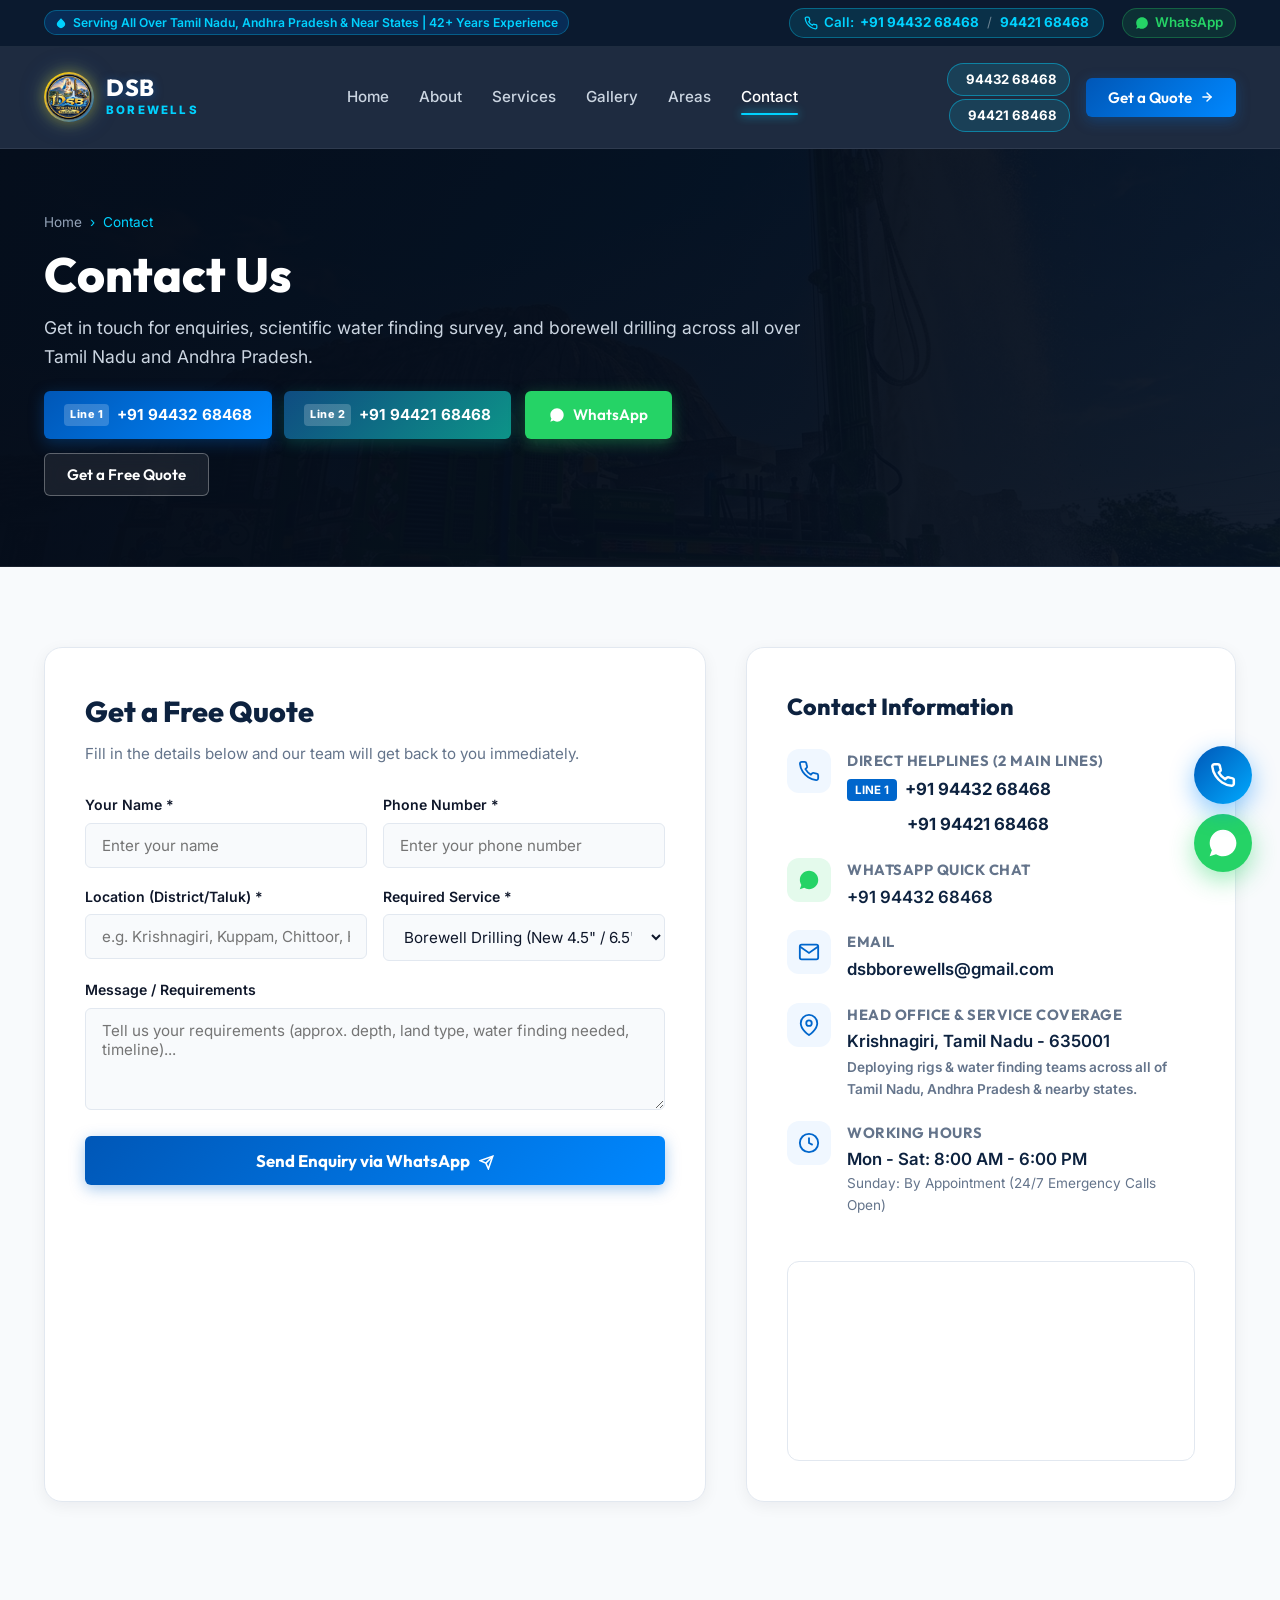
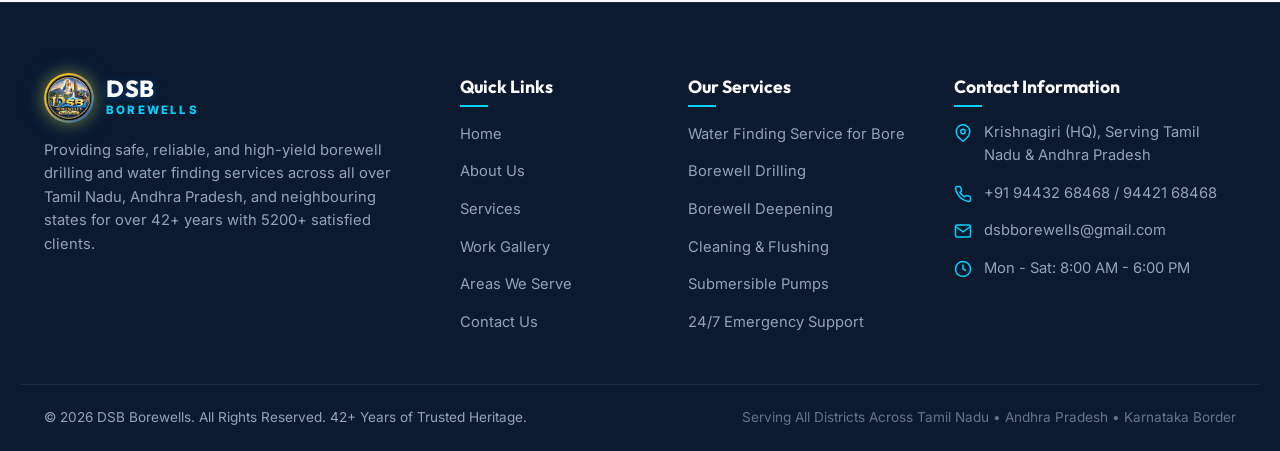
<file: contact.html>
<!DOCTYPE html>
<html lang="en">
<head>
  <meta charset="UTF-8">
  <meta name="viewport" content="width=device-width, initial-scale=1.0">
  <title>Contact Us | DSB Borewells - Call +91 94432 68468 | TN &amp; AP</title>
  <meta name="description" content="Contact DSB Borewells for fast site visits, scientific water finding point survey, and borewell drilling across all over Tamil Nadu, Andhra Pradesh, and nearby states.">
  <link rel="stylesheet" href="css/style.css">
  <link rel="icon" type="image/jpeg" href="assets/images/dsb-logo.jpg">
</head>
<body>

  <!-- Top Notification Bar -->
  <div class="top-bar">
    <div class="container">
      <div class="top-bar-left">
        <span class="top-badge">
          <svg width="12" height="12" viewBox="0 0 24 24" fill="currentColor">
            <path d="M12 2.69l5.66 5.66a8 8 0 1 1-11.31 0z"/>
          </svg>
          Serving All Over Tamil Nadu, Andhra Pradesh &amp; Near States | 42+ Years Experience
        </span>
      </div>
      <div class="top-bar-right">
        <div class="top-call-group">
          <svg width="14" height="14" viewBox="0 0 24 24" fill="none" stroke="currentColor" stroke-width="2.2" stroke-linecap="round" stroke-linejoin="round">
            <path d="M22 16.92v3a2 2 0 0 1-2.18 2 19.79 19.79 0 0 1-8.63-3.07 19.5 19.5 0 0 1-6-6 19.79 19.79 0 0 1-3.07-8.67A2 2 0 0 1 4.11 2h3a2 2 0 0 1 2 1.72 12.84 12.84 0 0 0 .7 2.81 2 2 0 0 1-.45 2.11L8.09 9.91a16 16 0 0 0 6 6l1.27-1.27a2 2 0 0 1 2.11-.45 12.84 12.84 0 0 0 2.81.7A2 2 0 0 1 22 16.92z"></path>
          </svg>
          <span>Call:</span>
          <a href="tel:+919443268468" class="top-call-num" title="Call Primary Line: +91 94432 68468">+91 94432 68468</a>
          <span class="top-call-sep">/</span>
          <a href="tel:+919442168468" class="top-call-num" title="Call Alternate Line: +91 94421 68468">94421 68468</a>
        </div>
        <a href="https://wa.me/919443268468?text=Hi%20DSB%20Borewells,%20I%20would%20like%20to%20get%20in%20touch" target="_blank" rel="noopener noreferrer" class="top-whatsapp-link">
          <svg width="14" height="14" viewBox="0 0 24 24" fill="currentColor">
            <path d="M17.472 14.382c-.301-.15-1.777-.877-2.052-.977-.275-.1-.476-.15-.676.15-.2.301-.777.977-.952 1.177-.175.2-.351.226-.652.075-.301-.15-1.27-.468-2.42-1.493-.895-.798-1.5-1.784-1.675-2.085-.175-.301-.019-.464.132-.614.135-.135.301-.351.451-.527.151-.176.201-.301.302-.502.1-.2.05-.376-.025-.526-.075-.15-.676-1.63-.927-2.232-.244-.587-.492-.507-.676-.516-.175-.008-.376-.01-.577-.01-.2 0-.527.075-.803.376s-1.053 1.028-1.053 2.508 1.078 2.909 1.229 3.11c.15.2 2.122 3.24 5.141 4.542.718.31 1.279.495 1.716.634.721.23 1.378.197 1.897.12.578-.087 1.777-.727 2.028-1.43.25-.702.25-1.304.175-1.43-.075-.125-.276-.2-.577-.35zM12.04 2C6.52 2 2.03 6.49 2.03 12c0 1.98.58 3.82 1.58 5.38L2 22l4.77-1.57C8.24 21.32 10.08 22 12.04 22c5.52 0 10.01-4.49 10.01-10S17.56 2 12.04 2z"/>
          </svg>
          WhatsApp
        </a>
      </div>
    </div>
  </div>

  <!-- Main Navigation -->
  <header class="main-nav" id="mainNav">
    <div class="container nav-container">
      <a href="index.html" class="logo">
        <div class="logo-crest">
          <img src="assets/images/dsb-logo.jpg" alt="DSB Borewells Official Logo" class="brand-logo-img">
          <span class="logo-pulse-ring"></span>
        </div>
        <div class="logo-text">
          <span class="brand-name">DSB</span>
          <span class="brand-sub">BOREWELLS</span>
        </div>
      </a>

      <nav class="nav-menu" id="navMenu">
        <a href="index.html" class="nav-link">Home</a>
        <a href="about.html" class="nav-link">About</a>
        <a href="services.html" class="nav-link">Services</a>
        <a href="gallery.html" class="nav-link">Gallery</a>
        <a href="areas.html" class="nav-link">Areas</a>
        <a href="contact.html" class="nav-link active">Contact</a>
        <div class="nav-mobile-cta">
          <div class="nav-mobile-cta-title">24/7 Direct Call Lines</div>
          <a href="tel:+919443268468" class="btn-mobile-nav-call" title="Call Line 1">
            <span class="cta-tag">Line 1</span>
            <span>+91 94432 68468</span>
          </a>
          <a href="tel:+919442168468" class="btn-mobile-nav-call alt-line" title="Call Line 2">
            <span class="cta-tag">Line 2</span>
            <span>+91 94421 68468</span>
          </a>
          <a href="https://wa.me/919443268468?text=Hi%20DSB%20Borewells,%20I%20have%20an%20enquiry" target="_blank" rel="noopener noreferrer" class="btn-whatsapp">
            <svg width="16" height="16" viewBox="0 0 24 24" fill="currentColor">
              <path d="M17.472 14.382c-.301-.15-1.777-.877-2.052-.977-.275-.1-.476-.15-.676.15-.2.301-.777.977-.952 1.177-.175.2-.351.226-.652.075-.301-.15-1.27-.468-2.42-1.493-.895-.798-1.5-1.784-1.675-2.085-.175-.301-.019-.464.132-.614.135-.135.301-.351.451-.527.151-.176.201-.301.302-.502.1-.2.05-.376-.025-.526-.075-.15-.676-1.63-.927-2.232-.244-.587-.492-.507-.676-.516-.175-.008-.376-.01-.577-.01-.2 0-.527.075-.803.376s-1.053 1.028-1.053 2.508 1.078 2.909 1.229 3.11c.15.2 2.122 3.24 5.141 4.542.718.31 1.279.495 1.716.634.721.23 1.378.197 1.897.12.578-.087 1.777-.727 2.028-1.43.25-.702.25-1.304.175-1.43-.075-.125-.276-.2-.577-.35zM12.04 2C6.52 2 2.03 6.49 2.03 12c0 1.98.58 3.82 1.58 5.38L2 22l4.77-1.57C8.24 21.32 10.08 22 12.04 22c5.52 0 10.01-4.49 10.01-10S17.56 2 12.04 2z"/>
            </svg>
            WhatsApp Us
          </a>
          <button class="btn-primary open-quote-modal">Get a Free Quote</button>
        </div>
      </nav>

      <div class="nav-actions">
        <div class="nav-call-dual">
          <a href="tel:+919443268468" class="nav-call-pill" title="Call Line 1: +91 94432 68468">
            <span class="pill-dot"></span>
            <span class="pill-num">94432 68468</span>
          </a>
          <a href="tel:+919442168468" class="nav-call-pill alt-pill" title="Call Line 2: +91 94421 68468">
            <span class="pill-dot"></span>
            <span class="pill-num">94421 68468</span>
          </a>
        </div>
        <button class="btn-primary open-quote-modal" id="headerQuoteBtn">
          Get a Quote
          <svg width="14" height="14" viewBox="0 0 24 24" fill="none" stroke="currentColor" stroke-width="2.5" stroke-linecap="round" stroke-linejoin="round">
            <line x1="5" y1="12" x2="19" y2="12"></line>
            <polyline points="12 5 19 12 12 19"></polyline>
          </svg>
        </button>
        <a href="tel:+919443268468" class="mobile-header-call" aria-label="Call Line 1: +91 94432 68468" title="Call Line 1: +91 94432 68468">
          <svg width="18" height="18" viewBox="0 0 24 24" fill="none" stroke="currentColor" stroke-width="2.4"><path d="M22 16.92v3a2 2 0 0 1-2.18 2 19.79 19.79 0 0 1-8.63-3.07 19.5 19.5 0 0 1-6-6 19.79 19.79 0 0 1-3.07-8.67A2 2 0 0 1 4.11 2h3a2 2 0 0 1 2 1.72 12.84 12.84 0 0 0 .7 2.81 2 2 0 0 1-.45 2.11L8.09 9.91a16 16 0 0 0 6 6l1.27-1.27a2 2 0 0 1 2.11-.45 12.84 12.84 0 0 0 2.81.7A2 2 0 0 1 22 16.92z"></path></svg>
        </a>
        <button class="mobile-toggle" id="mobileToggle" aria-label="Toggle navigation">
          <span></span>
          <span></span>
          <span></span>
        </button>
      </div>
    </div>
  </header>

  <!-- Page Banner -->
  <section class="page-banner">
    <img src="assets/images/hero-rig.jpg" alt="DSB Borewells Fleet" class="page-banner-bg">
    <div class="page-banner-overlay"></div>
    <div class="container">
      <div class="page-banner-content">
        <div class="breadcrumbs">
          <a href="index.html">Home</a>
          <span>&rsaquo;</span>
          <span>Contact</span>
        </div>
        <h1 class="page-banner-title">Contact Us</h1>
        <p class="page-banner-desc">Get in touch for enquiries, scientific water finding survey, and borewell drilling across all over Tamil Nadu and Andhra Pradesh.</p>
        <div class="page-banner-actions">
          <div class="cta-dual-numbers">
            <a href="tel:+919443268468" class="btn-cta-call" title="Call Line 1: +91 94432 68468">
              <span class="cta-tag">Line 1</span>
              <span>+91 94432 68468</span>
            </a>
            <a href="tel:+919442168468" class="btn-cta-call alt-line" title="Call Line 2: +91 94421 68468">
              <span class="cta-tag">Line 2</span>
              <span>+91 94421 68468</span>
            </a>
          </div>
          <a href="https://wa.me/919443268468?text=Hi%20DSB%20Borewells,%20I%20would%20like%20to%20get%20in%20touch" target="_blank" rel="noopener noreferrer" class="btn-whatsapp">
            <svg width="16" height="16" viewBox="0 0 24 24" fill="currentColor">
              <path d="M17.472 14.382c-.301-.15-1.777-.877-2.052-.977-.275-.1-.476-.15-.676.15-.2.301-.777.977-.952 1.177-.175.2-.351.226-.652.075-.301-.15-1.27-.468-2.42-1.493-.895-.798-1.5-1.784-1.675-2.085-.175-.301-.019-.464.132-.614.135-.135.301-.351.451-.527.151-.176.201-.301.302-.502.1-.2.05-.376-.025-.526-.075-.15-.676-1.63-.927-2.232-.244-.587-.492-.507-.676-.516-.175-.008-.376-.01-.577-.01-.2 0-.527.075-.803.376s-1.053 1.028-1.053 2.508 1.078 2.909 1.229 3.11c.15.2 2.122 3.24 5.141 4.542.718.31 1.279.495 1.716.634.721.23 1.378.197 1.897.12.578-.087 1.777-.727 2.028-1.43.25-.702.25-1.304.175-1.43-.075-.125-.276-.2-.577-.35zM12.04 2C6.52 2 2.03 6.49 2.03 12c0 1.98.58 3.82 1.58 5.38L2 22l4.77-1.57C8.24 21.32 10.08 22 12.04 22c5.52 0 10.01-4.49 10.01-10S17.56 2 12.04 2z"/>
            </svg>
            WhatsApp
          </a>
          <button class="btn-outline-white open-quote-modal">
            Get a Free Quote
          </button>
        </div>
      </div>
    </div>
  </section>

  <!-- Contact Form & Info Section -->
  <section class="contact-section">
    <div class="container">
      <div class="contact-layout-grid">
        <!-- Left: Inquiry Form -->
        <div class="contact-form-card">
          <h2>Get a Free Quote</h2>
          <p>Fill in the details below and our team will get back to you immediately.</p>

          <form id="contactPageForm">
            <div class="form-grid-2">
              <div class="form-group">
                <label class="form-label" for="cName">Your Name *</label>
                <input type="text" id="cName" class="form-input" placeholder="Enter your name" required>
              </div>
              <div class="form-group">
                <label class="form-label" for="cPhone">Phone Number *</label>
                <input type="tel" id="cPhone" class="form-input" placeholder="Enter your phone number" required>
              </div>
            </div>

            <div class="form-grid-2">
              <div class="form-group">
                <label class="form-label" for="cLocation">Location (District/Taluk) *</label>
                <input type="text" id="cLocation" class="form-input" placeholder="e.g. Krishnagiri, Kuppam, Chittoor, Hosur..." required>
              </div>
              <div class="form-group">
                <label class="form-label" for="cService">Required Service *</label>
                <select id="cService" class="form-select" required>
                  <option value="">Select a service</option>
                  <option value="survey">Water Finding Service for Bore (Survey)</option>
                  <option value="drilling" selected>Borewell Drilling (New 4.5" / 6.5")</option>
                  <option value="deepening">Borewell Deepening</option>
                  <option value="cleaning">Cleaning & Flushing</option>
                  <option value="pump">Pump Installation</option>
                  <option value="other">Maintenance / Other</option>
                </select>
              </div>
            </div>

            <div class="form-group">
              <label class="form-label" for="cMessage">Message / Requirements</label>
              <textarea id="cMessage" class="form-textarea" rows="4" placeholder="Tell us your requirements (approx. depth, land type, water finding needed, timeline)..."></textarea>
            </div>

            <button type="submit" class="form-submit-btn">
              Send Enquiry via WhatsApp
              <svg width="15" height="15" viewBox="0 0 24 24" fill="none" stroke="currentColor" stroke-width="2.5" style="display:inline-block; vertical-align:middle; margin-left:6px;">
                <line x1="22" y1="2" x2="11" y2="13"></line>
                <polygon points="22 2 15 22 11 13 2 9 22 2"></polygon>
              </svg>
            </button>
          </form>
        </div>

        <!-- Right: Contact Information -->
        <div class="contact-info-card">
          <h3>Contact Information</h3>

          <div class="contact-detail-row">
            <div class="contact-detail-icon">
              <svg width="22" height="22" viewBox="0 0 24 24" fill="none" stroke="currentColor" stroke-width="2">
                <path d="M22 16.92v3a2 2 0 0 1-2.18 2 19.79 19.79 0 0 1-8.63-3.07 19.5 19.5 0 0 1-6-6 19.79 19.79 0 0 1-3.07-8.67A2 2 0 0 1 4.11 2h3a2 2 0 0 1 2 1.72 12.84 12.84 0 0 0 .7 2.81 2 2 0 0 1-.45 2.11L8.09 9.91a16 16 0 0 0 6 6l1.27-1.27a2 2 0 0 1 2.11-.45 12.84 12.84 0 0 0 2.81.7A2 2 0 0 1 22 16.92z"></path>
              </svg>
            </div>
            <div class="contact-detail-content">
              <h4>Direct Helplines (2 Main Lines)</h4>
              <p style="margin-bottom: 6px;">
                <a href="tel:+919443268468" style="font-weight: 700; color: var(--primary-dark); display: inline-flex; align-items: center; gap: 8px;">
                  <span style="background: var(--primary); color: #fff; font-size: 0.72rem; font-weight: 700; padding: 2px 8px; border-radius: 4px; text-transform: uppercase;">Line 1</span>
                  +91 94432 68468
                </a>
              </p>
              <p>
                <a href="tel:+919442168468" style="font-weight: 700; color: var(--primary-dark); display: inline-flex; align-items: center; gap: 8px;">
                  <span style="background: var(--secondary); color: #fff; font-size: 0.72rem; font-weight: 700; padding: 2px 8px; border-radius: 4px; text-transform: uppercase;">Line 2</span>
                  +91 94421 68468
                </a>
              </p>
            </div>
          </div>

          <div class="contact-detail-row">
            <div class="contact-detail-icon" style="background: rgba(37, 211, 102, 0.12); color: #25D366;">
              <svg width="22" height="22" viewBox="0 0 24 24" fill="currentColor">
                <path d="M17.472 14.382c-.301-.15-1.777-.877-2.052-.977-.275-.1-.476-.15-.676.15-.2.301-.777.977-.952 1.177-.175.2-.351.226-.652.075-.301-.15-1.27-.468-2.42-1.493-.895-.798-1.5-1.784-1.675-2.085-.175-.301-.019-.464.132-.614.135-.135.301-.351.451-.527.151-.176.201-.301.302-.502.1-.2.05-.376-.025-.526-.075-.15-.676-1.63-.927-2.232-.244-.587-.492-.507-.676-.516-.175-.008-.376-.01-.577-.01-.2 0-.527.075-.803.376s-1.053 1.028-1.053 2.508 1.078 2.909 1.229 3.11c.15.2 2.122 3.24 5.141 4.542.718.31 1.279.495 1.716.634.721.23 1.378.197 1.897.12.578-.087 1.777-.727 2.028-1.43.25-.702.25-1.304.175-1.43-.075-.125-.276-.2-.577-.35zM12.04 2C6.52 2 2.03 6.49 2.03 12c0 1.98.58 3.82 1.58 5.38L2 22l4.77-1.57C8.24 21.32 10.08 22 12.04 22c5.52 0 10.01-4.49 10.01-10S17.56 2 12.04 2z"/>
              </svg>
            </div>
            <div class="contact-detail-content">
              <h4>WhatsApp Quick Chat</h4>
              <p><a href="https://wa.me/919443268468?text=Hi%20DSB%20Borewells,%20I%20have%20an%20enquiry" target="_blank" rel="noopener noreferrer">+91 94432 68468</a></p>
            </div>
          </div>

          <div class="contact-detail-row">
            <div class="contact-detail-icon">
              <svg width="22" height="22" viewBox="0 0 24 24" fill="none" stroke="currentColor" stroke-width="2">
                <path d="M4 4h16c1.1 0 2 .9 2 2v12c0 1.1-.9 2-2 2H4c-1.1 0-2-.9-2-2V6c0-1.1.9-2 2-2z"></path>
                <polyline points="22,6 12,13 2,6"></polyline>
              </svg>
            </div>
            <div class="contact-detail-content">
              <h4>Email</h4>
              <p><a href="mailto:dsbborewells@gmail.com">dsbborewells@gmail.com</a></p>
            </div>
          </div>

          <div class="contact-detail-row">
            <div class="contact-detail-icon">
              <svg width="22" height="22" viewBox="0 0 24 24" fill="none" stroke="currentColor" stroke-width="2">
                <path d="M21 10c0 7-9 13-9 13s-9-6-9-13a9 9 0 0 1 18 0z"></path>
                <circle cx="12" cy="10" r="3"></circle>
              </svg>
            </div>
            <div class="contact-detail-content">
              <h4>Head Office &amp; Service Coverage</h4>
              <p>Krishnagiri, Tamil Nadu - 635001</p>
              <p style="font-size: 0.85rem; color: #64748b; margin-top: 2px;">Deploying rigs &amp; water finding teams across all of Tamil Nadu, Andhra Pradesh &amp; nearby states.</p>
            </div>
          </div>

          <div class="contact-detail-row">
            <div class="contact-detail-icon">
              <svg width="22" height="22" viewBox="0 0 24 24" fill="none" stroke="currentColor" stroke-width="2">
                <circle cx="12" cy="12" r="10"></circle>
                <polyline points="12 6 12 12 16 14"></polyline>
              </svg>
            </div>
            <div class="contact-detail-content">
              <h4>Working Hours</h4>
              <p>Mon - Sat: 8:00 AM - 6:00 PM</p>
              <p style="font-size: 0.85rem; color: var(--text-muted); font-weight: normal;">Sunday: By Appointment (24/7 Emergency Calls Open)</p>
            </div>
          </div>

          <!-- Embedded Map -->
          <div class="map-embed-box">
            <iframe 
              src="https://www.google.com/maps/embed?pb=!1m18!1m12!1m3!1d124803.95159781617!2d78.14088523351989!3d12.529267151280846!2m3!1f0!2f0!3f0!3m2!1i1024!2i768!4f13.1!3m3!1m2!1s0x3bac2ff52c03554f%3A0xbce5a165a2d61c6b!2sKrishnagiri%2C%20Tamil%20Nadu!5e0!3m2!1sen!2sin!4v1700000000000!5m2!1sen!2sin" 
              allowfullscreen="" 
              loading="lazy" 
              referrerpolicy="no-referrer-when-downgrade">
            </iframe>
          </div>
        </div>
      </div>
    </div>
  </section>

  <!-- Main Footer -->
  <footer class="main-footer">
    <div class="container footer-grid">
      <div class="footer-col-brand">
        <a href="index.html" class="logo">
          <div class="logo-crest">
            <img src="assets/images/dsb-logo.jpg" alt="DSB Borewells Official Logo" class="brand-logo-img">
            <span class="logo-pulse-ring"></span>
          </div>
          <div class="logo-text">
            <span class="brand-name">DSB</span>
            <span class="brand-sub">BOREWELLS</span>
          </div>
        </a>
        <p>
          Providing safe, reliable, and high-yield borewell drilling and water finding services across all over Tamil Nadu, Andhra Pradesh, and neighbouring states for over 42+ years with 5200+ satisfied clients.
        </p>
      </div>

      <div class="footer-col">
        <h4 class="footer-col-title">Quick Links</h4>
        <ul class="footer-links">
          <li><a href="index.html">Home</a></li>
          <li><a href="about.html">About Us</a></li>
          <li><a href="services.html">Services</a></li>
          <li><a href="gallery.html">Work Gallery</a></li>
          <li><a href="areas.html">Areas We Serve</a></li>
          <li><a href="contact.html">Contact Us</a></li>
        </ul>
      </div>

      <div class="footer-col">
        <h4 class="footer-col-title">Our Services</h4>
        <ul class="footer-links">
          <li><a href="services.html">Water Finding Service for Bore</a></li>
          <li><a href="services.html">Borewell Drilling</a></li>
          <li><a href="services.html">Borewell Deepening</a></li>
          <li><a href="services.html">Cleaning & Flushing</a></li>
          <li><a href="services.html">Submersible Pumps</a></li>
          <li><a href="services.html">24/7 Emergency Support</a></li>
        </ul>
      </div>

      <div class="footer-col">
        <h4 class="footer-col-title">Contact Information</h4>
        <div class="footer-contact-list">
          <div class="footer-contact-item">
            <svg viewBox="0 0 24 24" fill="none" stroke="currentColor" stroke-width="2">
              <path d="M21 10c0 7-9 13-9 13s-9-6-9-13a9 9 0 0 1 18 0z"></path>
              <circle cx="12" cy="10" r="3"></circle>
            </svg>
            <span>Krishnagiri (HQ), Serving Tamil Nadu &amp; Andhra Pradesh</span>
          </div>
          <div class="footer-contact-item">
            <svg viewBox="0 0 24 24" fill="none" stroke="currentColor" stroke-width="2">
              <path d="M22 16.92v3a2 2 0 0 1-2.18 2 19.79 19.79 0 0 1-8.63-3.07 19.5 19.5 0 0 1-6-6 19.79 19.79 0 0 1-3.07-8.67A2 2 0 0 1 4.11 2h3a2 2 0 0 1 2 1.72 12.84 12.84 0 0 0 .7 2.81 2 2 0 0 1-.45 2.11L8.09 9.91a16 16 0 0 0 6 6l1.27-1.27a2 2 0 0 1 2.11-.45 12.84 12.84 0 0 0 2.81.7A2 2 0 0 1 22 16.92z"></path>
            </svg>
            <span><a href="tel:+919443268468" style="color:inherit;">+91 94432 68468</a> / <a href="tel:+919442168468" style="color:inherit;">94421 68468</a></span>
          </div>
          <div class="footer-contact-item">
            <svg viewBox="0 0 24 24" fill="none" stroke="currentColor" stroke-width="2">
              <path d="M4 4h16c1.1 0 2 .9 2 2v12c0 1.1-.9 2-2 2H4c-1.1 0-2-.9-2-2V6c0-1.1.9-2 2-2z"></path>
              <polyline points="22,6 12,13 2,6"></polyline>
            </svg>
            <span>dsbborewells@gmail.com</span>
          </div>
          <div class="footer-contact-item">
            <svg viewBox="0 0 24 24" fill="none" stroke="currentColor" stroke-width="2">
              <circle cx="12" cy="12" r="10"></circle>
              <polyline points="12 6 12 12 16 14"></polyline>
            </svg>
            <span>Mon - Sat: 8:00 AM - 6:00 PM</span>
          </div>
        </div>
      </div>
    </div>

    <div class="footer-bottom">
      <div class="container">
        <div>&copy; 2026 DSB Borewells. All Rights Reserved. 42+ Years of Trusted Heritage.</div>
        <div style="color: #64748b;">Serving All Districts Across Tamil Nadu &bull; Andhra Pradesh &bull; Karnataka Border</div>
      </div>
    </div>
  </footer>

  <!-- Floating Quick Action Buttons -->
  <div class="floating-call-wrap" id="floatingCallWrap">
    <button class="floating-call" id="floatingCallBtn" aria-label="Call DSB Borewells - Line 1: +91 94432 68468 | Line 2: +91 94421 68468">
      <svg viewBox="0 0 24 24" fill="none" stroke="currentColor" stroke-width="2.3" stroke-linecap="round" stroke-linejoin="round">
        <path d="M22 16.92v3a2 2 0 0 1-2.18 2 19.79 19.79 0 0 1-8.63-3.07 19.5 19.5 0 0 1-6-6 19.79 19.79 0 0 1-3.07-8.67A2 2 0 0 1 4.11 2h3a2 2 0 0 1 2 1.72 12.84 12.84 0 0 0 .7 2.81 2 2 0 0 1-.45 2.11L8.09 9.91a16 16 0 0 0 6 6l1.27-1.27a2 2 0 0 1 2.11-.45 12.84 12.84 0 0 0 2.81.7A2 2 0 0 1 22 16.92z"></path>
      </svg>
      <span class="floating-btn-tooltip">Call: +91 94432 68468 / 94421 68468</span>
    </button>
    <div class="floating-call-menu" id="floatingCallMenu">
      <div class="floating-call-menu-title">Call DSB Borewells</div>
      <a href="tel:+919443268468" class="floating-call-item">
        <span class="call-item-icon">
          <svg width="15" height="15" viewBox="0 0 24 24" fill="none" stroke="currentColor" stroke-width="2.2" stroke-linecap="round" stroke-linejoin="round"><path d="M22 16.92v3a2 2 0 0 1-2.18 2 19.79 19.79 0 0 1-8.63-3.07 19.5 19.5 0 0 1-6-6 19.79 19.79 0 0 1-3.07-8.67A2 2 0 0 1 4.11 2h3a2 2 0 0 1 2 1.72 12.84 12.84 0 0 0 .7 2.81 2 2 0 0 1-.45 2.11L8.09 9.91a16 16 0 0 0 6 6l1.27-1.27a2 2 0 0 1 2.11-.45 12.84 12.84 0 0 0 2.81.7A2 2 0 0 1 22 16.92z"></path></svg>
        </span>
        <div class="call-item-text">
          <span class="call-line-name">Line 1 (Primary)</span>
          <span class="call-number">+91 94432 68468</span>
        </div>
      </a>
      <a href="tel:+919442168468" class="floating-call-item">
        <span class="call-item-icon">
          <svg width="15" height="15" viewBox="0 0 24 24" fill="none" stroke="currentColor" stroke-width="2.2" stroke-linecap="round" stroke-linejoin="round"><path d="M22 16.92v3a2 2 0 0 1-2.18 2 19.79 19.79 0 0 1-8.63-3.07 19.5 19.5 0 0 1-6-6 19.79 19.79 0 0 1-3.07-8.67A2 2 0 0 1 4.11 2h3a2 2 0 0 1 2 1.72 12.84 12.84 0 0 0 .7 2.81 2 2 0 0 1-.45 2.11L8.09 9.91a16 16 0 0 0 6 6l1.27-1.27a2 2 0 0 1 2.11-.45 12.84 12.84 0 0 0 2.81.7A2 2 0 0 1 22 16.92z"></path></svg>
        </span>
        <div class="call-item-text">
          <span class="call-line-name">Line 2 (Alternate)</span>
          <span class="call-number">+91 94421 68468</span>
        </div>
      </a>
    </div>
  </div>
  <a href="https://wa.me/919443268468?text=Hi%20DSB%20Borewells,%20I%20have%20an%20enquiry%20regarding%20borewell%20drilling" class="floating-whatsapp" target="_blank" rel="noopener noreferrer" aria-label="Chat on WhatsApp" title="WhatsApp Us">
    <svg viewBox="0 0 24 24">
      <path d="M17.472 14.382c-.301-.15-1.777-.877-2.052-.977-.275-.1-.476-.15-.676.15-.2.301-.777.977-.952 1.177-.175.2-.351.226-.652.075-.301-.15-1.27-.468-2.42-1.493-.895-.798-1.5-1.784-1.675-2.085-.175-.301-.019-.464.132-.614.135-.135.301-.351.451-.527.151-.176.201-.301.302-.502.1-.2.05-.376-.025-.526-.075-.15-.676-1.63-.927-2.232-.244-.587-.492-.507-.676-.516-.175-.008-.376-.01-.577-.01-.2 0-.527.075-.803.376s-1.053 1.028-1.053 2.508 1.078 2.909 1.229 3.11c.15.2 2.122 3.24 5.141 4.542.718.31 1.279.495 1.716.634.721.23 1.378.197 1.897.12.578-.087 1.777-.727 2.028-1.43.25-.702.25-1.304.175-1.43-.075-.125-.276-.2-.577-.35zM12.04 2C6.52 2 2.03 6.49 2.03 12c0 1.98.58 3.82 1.58 5.38L2 22l4.77-1.57C8.24 21.32 10.08 22 12.04 22c5.52 0 10.01-4.49 10.01-10S17.56 2 12.04 2z"/>
    </svg>
    <span class="floating-btn-tooltip">WhatsApp Enquiry</span>
  </a>

  <!-- Quote Modal Popup -->
  <div class="modal-overlay" id="quoteModal">
    <div class="modal-dialog">
      <div class="modal-header">
        <button class="modal-close-btn close-modal-btn" aria-label="Close modal">&times;</button>
        <h3>Get a Free Quote</h3>
        <p>Fill in the details below and our team will get back to you soon.</p>
      </div>
      <div class="modal-body">
        <form id="quoteForm">
          <div class="form-grid-2">
            <div class="form-group">
              <label class="form-label" for="quoteName">Your Name *</label>
              <input type="text" id="quoteName" class="form-input" placeholder="Enter your name" required>
            </div>
            <div class="form-group">
              <label class="form-label" for="quotePhone">Phone Number *</label>
              <input type="tel" id="quotePhone" class="form-input" placeholder="Enter your phone number" required>
            </div>
          </div>

          <div class="form-grid-2">
            <div class="form-group">
              <label class="form-label" for="quoteLocation">Location (District/Taluk) *</label>
              <input type="text" id="quoteLocation" class="form-input" placeholder="e.g. Krishnagiri, Kuppam, Chittoor..." required>
            </div>
            <div class="form-group">
              <label class="form-label" for="quoteService">Required Service *</label>
              <select id="quoteService" class="form-select" required>
                <option value="">Select a service</option>
                <option value="survey">Water Finding Service for Bore (Survey)</option>
                <option value="drilling" selected>Borewell Drilling (New 4.5" / 6.5")</option>
                <option value="deepening">Borewell Deepening</option>
                <option value="cleaning">Cleaning & Flushing</option>
                <option value="pump">Pump Installation</option>
                <option value="other">Maintenance / Other</option>
              </select>
            </div>
          </div>

          <div class="form-group">
            <label class="form-label" for="quoteMessage">Message / Requirements</label>
            <textarea id="quoteMessage" class="form-textarea" rows="3" placeholder="Tell us your requirements (approx. depth, land type, timeline)..."></textarea>
          </div>

          <button type="submit" class="form-submit-btn">
            Send Enquiry
            <svg width="15" height="15" viewBox="0 0 24 24" fill="none" stroke="currentColor" stroke-width="2.5" style="display:inline-block; vertical-align:middle; margin-left:6px;">
              <line x1="22" y1="2" x2="11" y2="13"></line>
              <polygon points="22 2 15 22 11 13 2 9 22 2"></polygon>
            </svg>
          </button>
        </form>
      </div>
    </div>
  </div>

  <script src="js/main.js"></script>
</body>
</html>
</file>
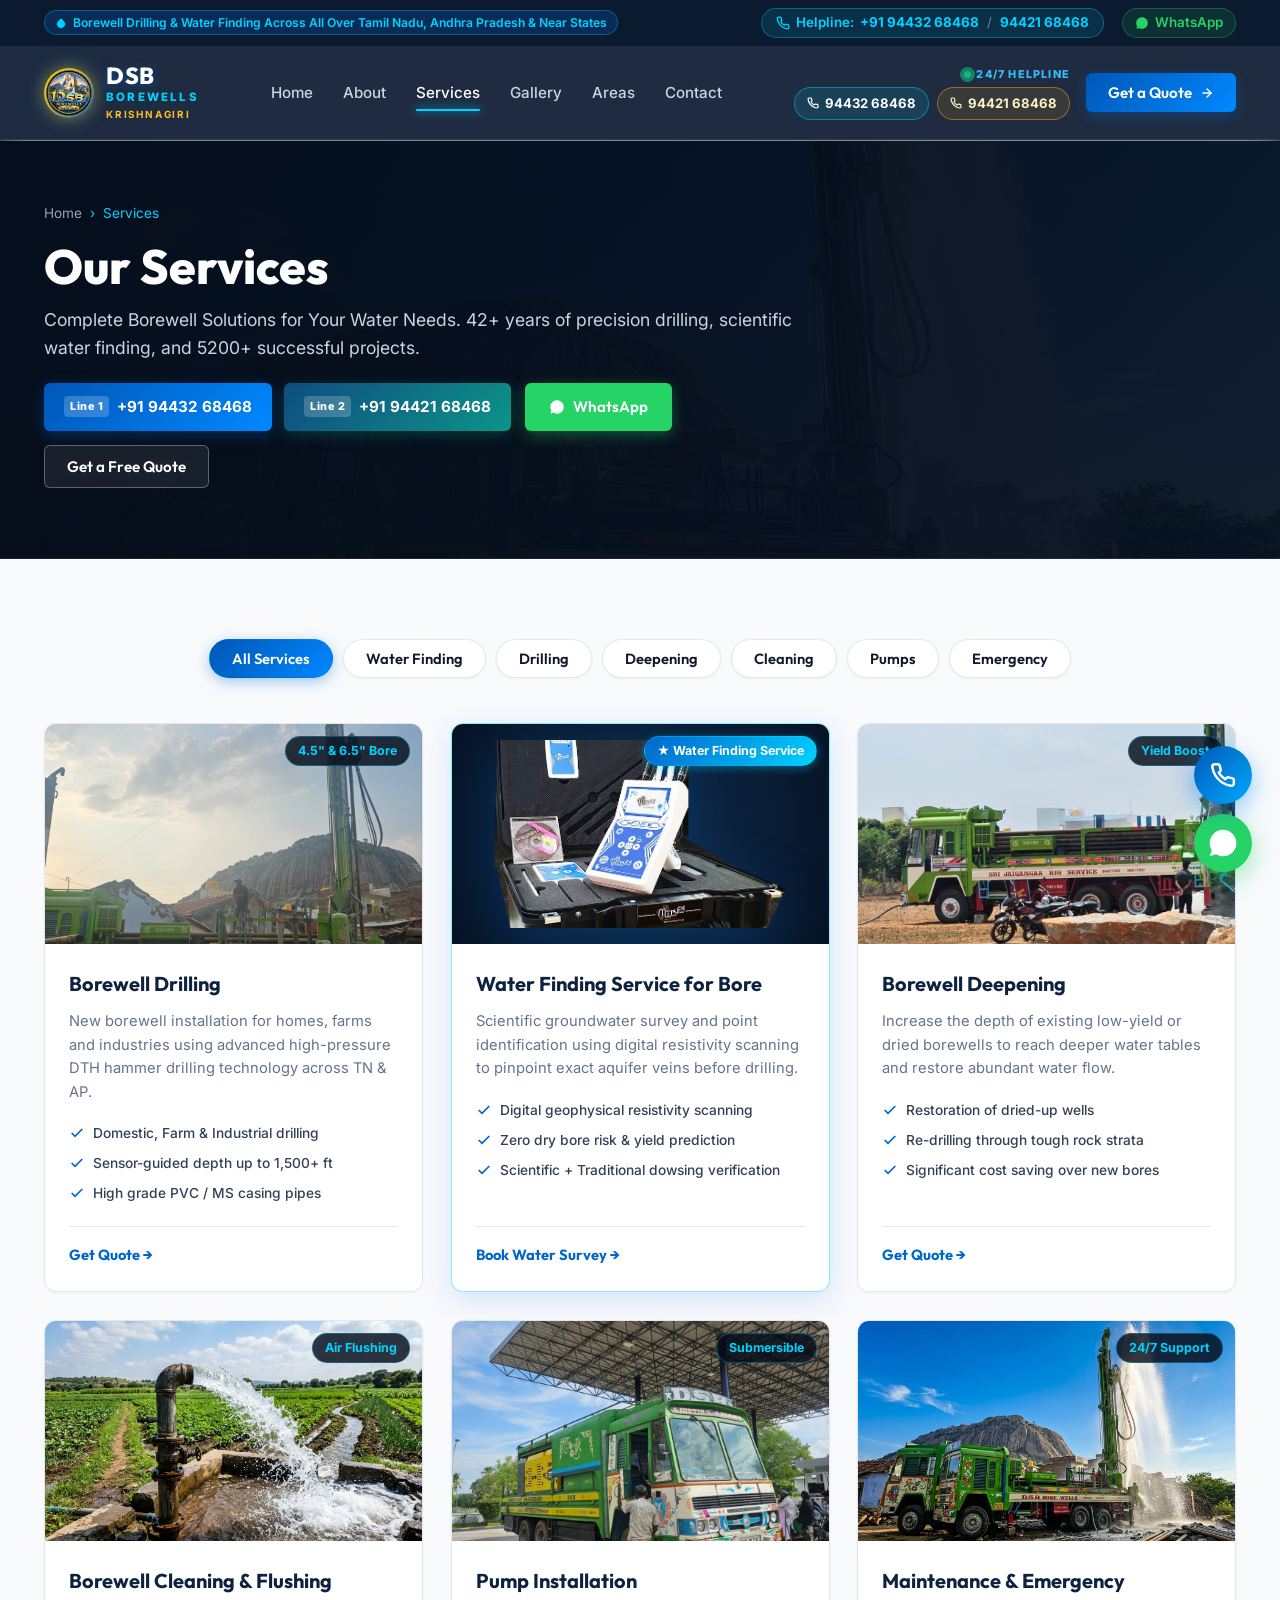
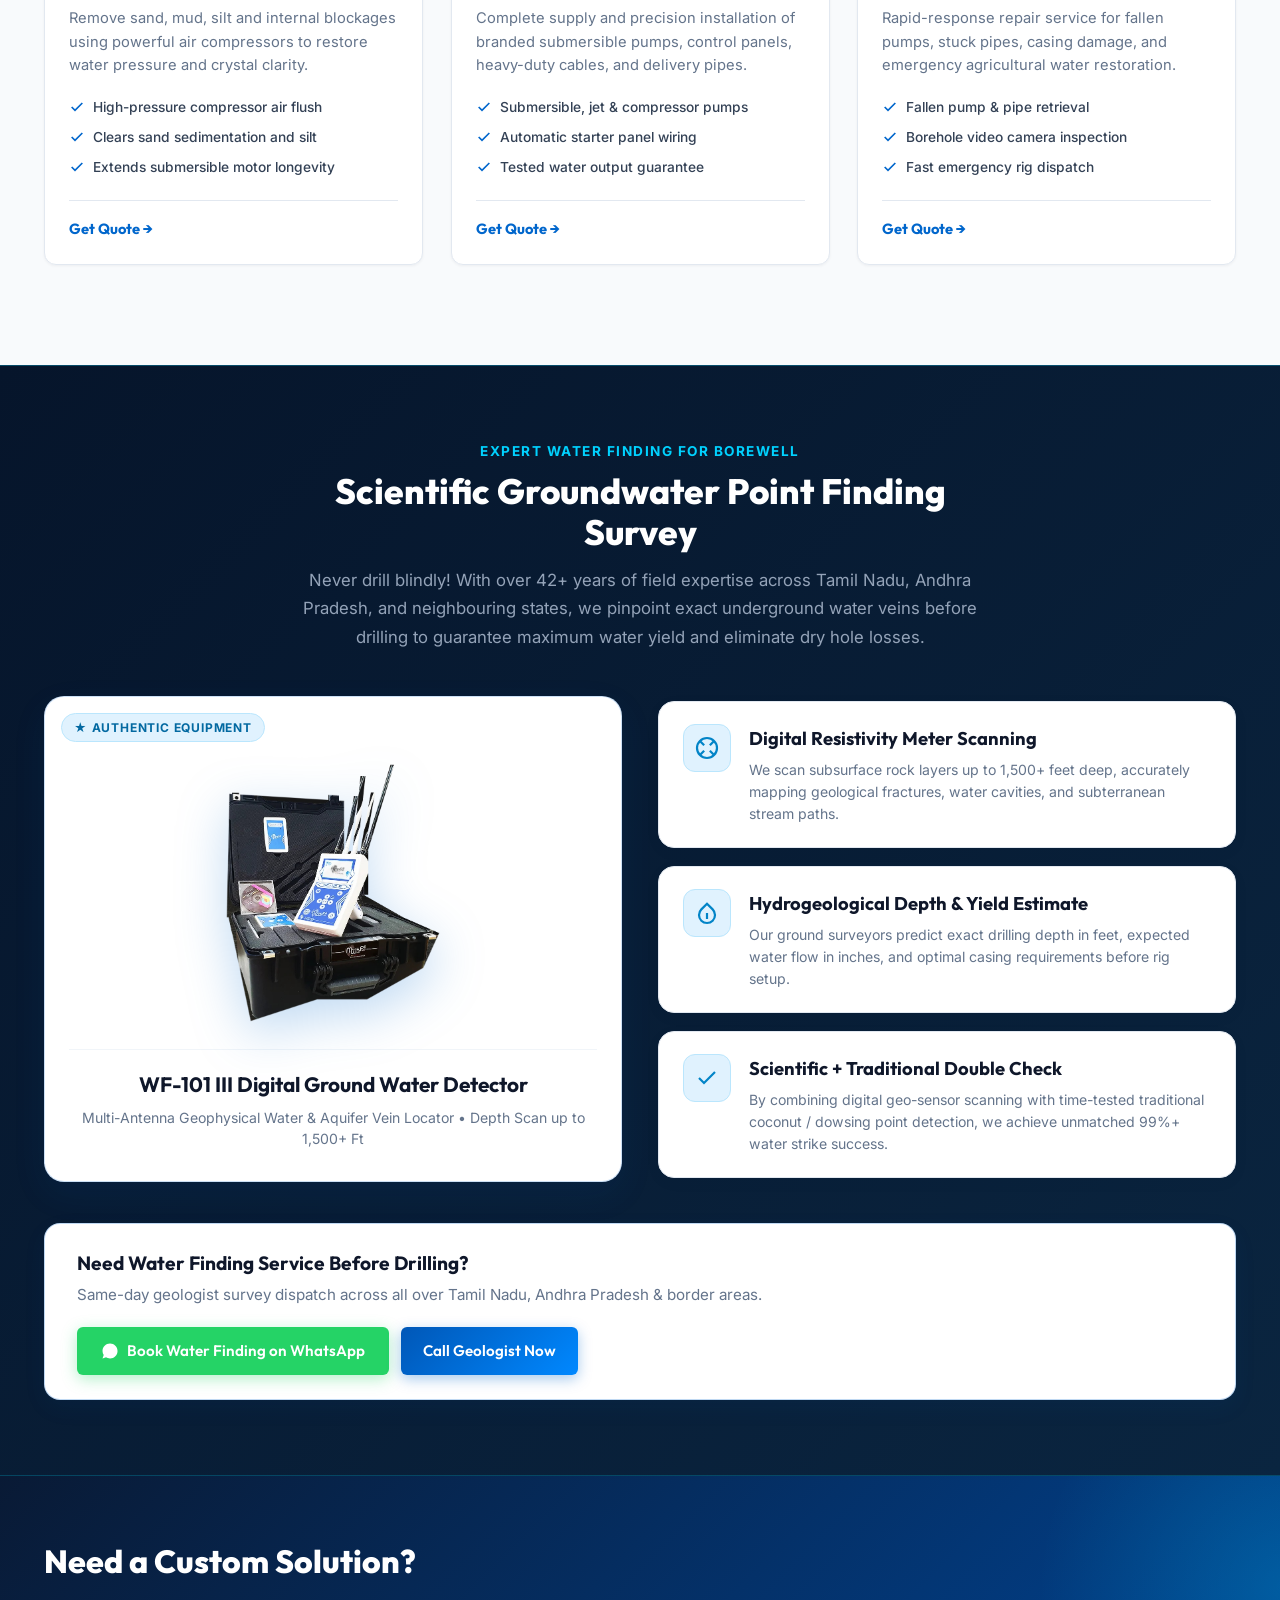
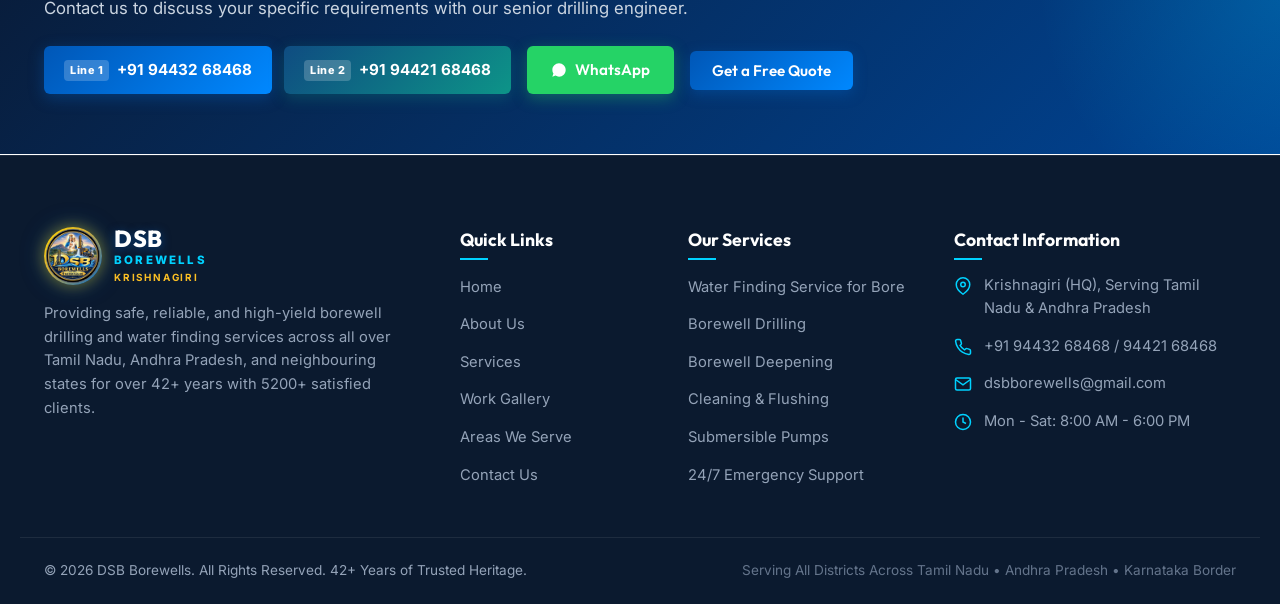
<file: services.html>
<!DOCTYPE html>
<html lang="en">
<head>
  <meta charset="UTF-8">
  <meta name="viewport" content="width=device-width, initial-scale=1.0">
  <title>Our Services | DSB Borewells - Drilling, Water Finding & Groundwater Survey</title>
  <meta name="description" content="Explore professional borewell drilling, scientific water finding & groundwater point survey, deepening, high-pressure flushing, and submersible pumps by DSB Borewells across Tamil Nadu and Andhra Pradesh.">
  <link rel="stylesheet" href="css/style.css">
  <link rel="icon" type="image/jpeg" href="assets/images/dsb-logo.jpg">
</head>
<body>

  <!-- Top Notification Bar -->
  <div class="top-bar">
    <div class="container">
      <div class="top-bar-left">
        <span class="top-badge">
          <svg width="12" height="12" viewBox="0 0 24 24" fill="currentColor">
            <path d="M12 2.69l5.66 5.66a8 8 0 1 1-11.31 0z"/>
          </svg>
          Borewell Drilling &amp; Water Finding Across All Over Tamil Nadu, Andhra Pradesh &amp; Near States
        </span>
      </div>
      <div class="top-bar-right">
        <div class="top-call-group">
          <svg width="14" height="14" viewBox="0 0 24 24" fill="none" stroke="currentColor" stroke-width="2.2" stroke-linecap="round" stroke-linejoin="round">
            <path d="M22 16.92v3a2 2 0 0 1-2.18 2 19.79 19.79 0 0 1-8.63-3.07 19.5 19.5 0 0 1-6-6 19.79 19.79 0 0 1-3.07-8.67A2 2 0 0 1 4.11 2h3a2 2 0 0 1 2 1.72 12.84 12.84 0 0 0 .7 2.81 2 2 0 0 1-.45 2.11L8.09 9.91a16 16 0 0 0 6 6l1.27-1.27a2 2 0 0 1 2.11-.45 12.84 12.84 0 0 0 2.81.7A2 2 0 0 1 22 16.92z"></path>
          </svg>
          <span>Helpline:</span>
          <a href="tel:+919443268468" class="top-call-num" title="Call Primary Line 1: +91 94432 68468">+91 94432 68468</a>
          <span class="top-call-sep">/</span>
          <a href="tel:+919442168468" class="top-call-num" title="Call Alternate Line 2: +91 94421 68468">94421 68468</a>
        </div>
        <a href="https://wa.me/919443268468?text=Hi%20DSB%20Borewells,%20I%20have%20an%20enquiry%20about%20your%20services" target="_blank" rel="noopener noreferrer" class="top-whatsapp-link">
          <svg width="14" height="14" viewBox="0 0 24 24" fill="currentColor">
            <path d="M17.472 14.382c-.301-.15-1.777-.877-2.052-.977-.275-.1-.476-.15-.676.15-.2.301-.777.977-.952 1.177-.175.2-.351.226-.652.075-.301-.15-1.27-.468-2.42-1.493-.895-.798-1.5-1.784-1.675-2.085-.175-.301-.019-.464.132-.614.135-.135.301-.351.451-.527.151-.176.201-.301.302-.502.1-.2.05-.376-.025-.526-.075-.15-.676-1.63-.927-2.232-.244-.587-.492-.507-.676-.516-.175-.008-.376-.01-.577-.01-.2 0-.527.075-.803.376s-1.053 1.028-1.053 2.508 1.078 2.909 1.229 3.11c.15.2 2.122 3.24 5.141 4.542.718.31 1.279.495 1.716.634.721.23 1.378.197 1.897.12.578-.087 1.777-.727 2.028-1.43.25-.702.25-1.304.175-1.43-.075-.125-.276-.2-.577-.35zM12.04 2C6.52 2 2.03 6.49 2.03 12c0 1.98.58 3.82 1.58 5.38L2 22l4.77-1.57C8.24 21.32 10.08 22 12.04 22c5.52 0 10.01-4.49 10.01-10S17.56 2 12.04 2z"/>
          </svg>
          WhatsApp
        </a>
      </div>
    </div>
  </div>

  <!-- Main Navigation -->
  <header class="main-nav" id="mainNav">
    <div class="container nav-container">
      <a href="index.html" class="logo" title="DSB Borewells - Krishnagiri">
        <div class="logo-crest">
          <img src="assets/images/dsb-logo.jpg" alt="DSB Borewells Krishnagiri Logo" class="brand-logo-img">
          <span class="logo-pulse-ring"></span>
        </div>
        <div class="logo-text">
          <span class="brand-name">DSB</span>
          <span class="brand-sub">BOREWELLS</span>
          <span class="brand-loc">KRISHNAGIRI</span>
        </div>
      </a>

      <nav class="nav-menu" id="navMenu">
        <a href="index.html" class="nav-link">Home</a>
        <a href="about.html" class="nav-link">About</a>
        <a href="services.html" class="nav-link active">Services</a>
        <a href="gallery.html" class="nav-link">Gallery</a>
        <a href="areas.html" class="nav-link">Areas</a>
        <a href="contact.html" class="nav-link">Contact</a>
        <div class="nav-mobile-cta">
          <div class="nav-mobile-cta-title">24/7 Direct Call Lines</div>
          <a href="tel:+919443268468" class="btn-mobile-nav-call" title="Call Line 1">
            <span class="cta-tag">Line 1</span>
            <span>+91 94432 68468</span>
          </a>
          <a href="tel:+919442168468" class="btn-mobile-nav-call alt-line" title="Call Line 2">
            <span class="cta-tag">Line 2</span>
            <span>+91 94421 68468</span>
          </a>
          <a href="https://wa.me/919443268468?text=Hi%20DSB%20Borewells,%20I%20have%20an%20enquiry" target="_blank" rel="noopener noreferrer" class="btn-whatsapp">
            <svg width="16" height="16" viewBox="0 0 24 24" fill="currentColor">
              <path d="M17.472 14.382c-.301-.15-1.777-.877-2.052-.977-.275-.1-.476-.15-.676.15-.2.301-.777.977-.952 1.177-.175.2-.351.226-.652.075-.301-.15-1.27-.468-2.42-1.493-.895-.798-1.5-1.784-1.675-2.085-.175-.301-.019-.464.132-.614.135-.135.301-.351.451-.527.151-.176.201-.301.302-.502.1-.2.05-.376-.025-.526-.075-.15-.676-1.63-.927-2.232-.244-.587-.492-.507-.676-.516-.175-.008-.376-.01-.577-.01-.2 0-.527.075-.803.376s-1.053 1.028-1.053 2.508 1.078 2.909 1.229 3.11c.15.2 2.122 3.24 5.141 4.542.718.31 1.279.495 1.716.634.721.23 1.378.197 1.897.12.578-.087 1.777-.727 2.028-1.43.25-.702.25-1.304.175-1.43-.075-.125-.276-.2-.577-.35zM12.04 2C6.52 2 2.03 6.49 2.03 12c0 1.98.58 3.82 1.58 5.38L2 22l4.77-1.57C8.24 21.32 10.08 22 12.04 22c5.52 0 10.01-4.49 10.01-10S17.56 2 12.04 2z"/>
            </svg>
            WhatsApp Us
          </a>
          <button class="btn-primary open-quote-modal">Get a Free Quote</button>
        </div>
      </nav>

      <div class="nav-actions">
        <div class="nav-call-dual">
          <div class="nav-call-dual-header">
            <span class="live-pulse-beacon" style="width: 7px; height: 7px;"></span> 24/7 HELPLINE
          </div>
          <div class="nav-call-dual-links">
            <a href="tel:+919443268468" class="nav-call-pill" title="Call Line 1: +91 94432 68468">
              <svg width="12" height="12" viewBox="0 0 24 24" fill="none" stroke="currentColor" stroke-width="2.3"><path d="M22 16.92v3a2 2 0 0 1-2.18 2 19.79 19.79 0 0 1-8.63-3.07 19.5 19.5 0 0 1-6-6 19.79 19.79 0 0 1-3.07-8.67A2 2 0 0 1 4.11 2h3a2 2 0 0 1 2 1.72 12.84 12.84 0 0 0 .7 2.81 2 2 0 0 1-.45 2.11L8.09 9.91a16 16 0 0 0 6 6l1.27-1.27a2 2 0 0 1 2.11-.45 12.84 12.84 0 0 0 2.81.7A2 2 0 0 1 22 16.92z"></path></svg>
              <span>94432 68468</span>
            </a>
            <a href="tel:+919442168468" class="nav-call-pill alt-line" title="Call Line 2: +91 94421 68468">
              <svg width="12" height="12" viewBox="0 0 24 24" fill="none" stroke="currentColor" stroke-width="2.3"><path d="M22 16.92v3a2 2 0 0 1-2.18 2 19.79 19.79 0 0 1-8.63-3.07 19.5 19.5 0 0 1-6-6 19.79 19.79 0 0 1-3.07-8.67A2 2 0 0 1 4.11 2h3a2 2 0 0 1 2 1.72 12.84 12.84 0 0 0 .7 2.81 2 2 0 0 1-.45 2.11L8.09 9.91a16 16 0 0 0 6 6l1.27-1.27a2 2 0 0 1 2.11-.45 12.84 12.84 0 0 0 2.81.7A2 2 0 0 1 22 16.92z"></path></svg>
              <span>94421 68468</span>
            </a>
          </div>
        </div>
        <button class="btn-primary open-quote-modal" id="headerQuoteBtn">
          Get a Quote
          <svg width="14" height="14" viewBox="0 0 24 24" fill="none" stroke="currentColor" stroke-width="2.5" stroke-linecap="round" stroke-linejoin="round">
            <line x1="5" y1="12" x2="19" y2="12"></line>
            <polyline points="12 5 19 12 12 19"></polyline>
          </svg>
        </button>
        <a href="tel:+919443268468" class="mobile-header-call" aria-label="Call Line 1: +91 94432 68468" title="Call Line 1: +91 94432 68468">
          <svg width="18" height="18" viewBox="0 0 24 24" fill="none" stroke="currentColor" stroke-width="2.4"><path d="M22 16.92v3a2 2 0 0 1-2.18 2 19.79 19.79 0 0 1-8.63-3.07 19.5 19.5 0 0 1-6-6 19.79 19.79 0 0 1-3.07-8.67A2 2 0 0 1 4.11 2h3a2 2 0 0 1 2 1.72 12.84 12.84 0 0 0 .7 2.81 2 2 0 0 1-.45 2.11L8.09 9.91a16 16 0 0 0 6 6l1.27-1.27a2 2 0 0 1 2.11-.45 12.84 12.84 0 0 0 2.81.7A2 2 0 0 1 22 16.92z"></path></svg>
        </a>
        <button class="mobile-toggle" id="mobileToggle" aria-label="Toggle navigation">
          <span></span>
          <span></span>
          <span></span>
        </button>
      </div>
    </div>
  </header>

  <!-- Page Banner -->
  <section class="page-banner">
    <img src="assets/images/hero-rig.jpg" alt="DSB Borewells Fleet" class="page-banner-bg">
    <div class="page-banner-overlay"></div>
    <div class="container">
      <div class="page-banner-content">
        <div class="breadcrumbs">
          <a href="index.html">Home</a>
          <span>&rsaquo;</span>
          <span>Services</span>
        </div>
        <h1 class="page-banner-title">Our Services</h1>
        <p class="page-banner-desc">Complete Borewell Solutions for Your Water Needs. 42+ years of precision drilling, scientific water finding, and 5200+ successful projects.</p>
        <div class="page-banner-actions">
          <div class="cta-dual-numbers">
            <a href="tel:+919443268468" class="btn-cta-call" title="Call Line 1: +91 94432 68468">
              <span class="cta-tag">Line 1</span>
              <span>+91 94432 68468</span>
            </a>
            <a href="tel:+919442168468" class="btn-cta-call alt-line" title="Call Line 2: +91 94421 68468">
              <span class="cta-tag">Line 2</span>
              <span>+91 94421 68468</span>
            </a>
          </div>
          <a href="https://wa.me/919443268468?text=Hi%20DSB%20Borewells,%20I%20have%20an%20enquiry%20regarding%20borewell%20services" target="_blank" rel="noopener noreferrer" class="btn-whatsapp">
            <svg width="16" height="16" viewBox="0 0 24 24" fill="currentColor">
              <path d="M17.472 14.382c-.301-.15-1.777-.877-2.052-.977-.275-.1-.476-.15-.676.15-.2.301-.777.977-.952 1.177-.175.2-.351.226-.652.075-.301-.15-1.27-.468-2.42-1.493-.895-.798-1.5-1.784-1.675-2.085-.175-.301-.019-.464.132-.614.135-.135.301-.351.451-.527.151-.176.201-.301.302-.502.1-.2.05-.376-.025-.526-.075-.15-.676-1.63-.927-2.232-.244-.587-.492-.507-.676-.516-.175-.008-.376-.01-.577-.01-.2 0-.527.075-.803.376s-1.053 1.028-1.053 2.508 1.078 2.909 1.229 3.11c.15.2 2.122 3.24 5.141 4.542.718.31 1.279.495 1.716.634.721.23 1.378.197 1.897.12.578-.087 1.777-.727 2.028-1.43.25-.702.25-1.304.175-1.43-.075-.125-.276-.2-.577-.35zM12.04 2C6.52 2 2.03 6.49 2.03 12c0 1.98.58 3.82 1.58 5.38L2 22l4.77-1.57C8.24 21.32 10.08 22 12.04 22c5.52 0 10.01-4.49 10.01-10S17.56 2 12.04 2z"/>
            </svg>
            WhatsApp
          </a>
          <button class="btn-outline-white open-quote-modal">
            Get a Free Quote
          </button>
        </div>
      </div>
    </div>
  </section>

  <!-- Services Section -->
  <section class="services-section">
    <div class="container">
      <!-- Filter Tabs -->
      <div class="filter-container">
        <button class="filter-btn active" data-filter="all">All Services</button>
        <button class="filter-btn" data-filter="survey">Water Finding</button>
        <button class="filter-btn" data-filter="drilling">Drilling</button>
        <button class="filter-btn" data-filter="deepening">Deepening</button>
        <button class="filter-btn" data-filter="cleaning">Cleaning</button>
        <button class="filter-btn" data-filter="pumps">Pumps</button>
        <button class="filter-btn" data-filter="emergency">Emergency</button>
      </div>

      <!-- 6 Service Cards Grid -->
      <div class="services-grid-3x2">
        <!-- 1. Borewell Drilling -->
        <div class="service-full-card" data-category="drilling">
          <div class="service-img-wrap">
            <img src="assets/images/real/dsb-rig-mountain.jpg" alt="Borewell Drilling Rig">
            <span class="service-badge">4.5" &amp; 6.5" Bore</span>
          </div>
          <div class="service-content-body">
            <h3 class="service-card-title">Borewell Drilling</h3>
            <p class="service-card-desc">New borewell installation for homes, farms and industries using advanced high-pressure DTH hammer drilling technology across TN &amp; AP.</p>
            <div class="service-features-list">
              <div class="service-feature-item">
                <svg width="16" height="16" viewBox="0 0 24 24" fill="none" stroke="currentColor" stroke-width="2.5"><polyline points="20 6 9 17 4 12"/></svg>
                <span>Domestic, Farm &amp; Industrial drilling</span>
              </div>
              <div class="service-feature-item">
                <svg width="16" height="16" viewBox="0 0 24 24" fill="none" stroke="currentColor" stroke-width="2.5"><polyline points="20 6 9 17 4 12"/></svg>
                <span>Sensor-guided depth up to 1,500+ ft</span>
              </div>
              <div class="service-feature-item">
                <svg width="16" height="16" viewBox="0 0 24 24" fill="none" stroke="currentColor" stroke-width="2.5"><polyline points="20 6 9 17 4 12"/></svg>
                <span>High grade PVC / MS casing pipes</span>
              </div>
            </div>
            <div class="service-btn-row">
              <a href="#" class="service-learn-link open-quote-modal">Get Quote &rarr;</a>
            </div>
          </div>
        </div>

        <div class="service-full-card featured-service" data-category="survey">
          <div class="service-img-wrap device-wrap">
            <img src="assets/images/real/water-detector-device.png" alt="Digital Groundwater Locator Device WF-101 III" class="water-detector-img">
            <span class="service-badge featured-badge">★ Water Finding Service</span>
          </div>
          <div class="service-content-body">
            <h3 class="service-card-title">Water Finding Service for Bore</h3>
            <p class="service-card-desc">Scientific groundwater survey and point identification using digital resistivity scanning to pinpoint exact aquifer veins before drilling.</p>
            <div class="service-features-list">
              <div class="service-feature-item">
                <svg width="16" height="16" viewBox="0 0 24 24" fill="none" stroke="currentColor" stroke-width="2.5"><polyline points="20 6 9 17 4 12"/></svg>
                <span>Digital geophysical resistivity scanning</span>
              </div>
              <div class="service-feature-item">
                <svg width="16" height="16" viewBox="0 0 24 24" fill="none" stroke="currentColor" stroke-width="2.5"><polyline points="20 6 9 17 4 12"/></svg>
                <span>Zero dry bore risk &amp; yield prediction</span>
              </div>
              <div class="service-feature-item">
                <svg width="16" height="16" viewBox="0 0 24 24" fill="none" stroke="currentColor" stroke-width="2.5"><polyline points="20 6 9 17 4 12"/></svg>
                <span>Scientific + Traditional dowsing verification</span>
              </div>
            </div>
            <div class="service-btn-row">
              <a href="https://wa.me/919443268468?text=Hi%20DSB%20Borewells,%20I%20need%20Water%20Finding%20Service%20for%20my%20borewell" target="_blank" rel="noopener noreferrer" class="service-learn-link" style="color: var(--primary); font-weight: 700;">Book Water Survey &rarr;</a>
            </div>
          </div>
        </div>

        <!-- 3. Borewell Deepening -->
        <div class="service-full-card" data-category="deepening">
          <div class="service-img-wrap">
            <img src="assets/images/real/dsb-rig-site.jpg" alt="Borewell Deepening Rig">
            <span class="service-badge">Yield Boost</span>
          </div>
          <div class="service-content-body">
            <h3 class="service-card-title">Borewell Deepening</h3>
            <p class="service-card-desc">Increase the depth of existing low-yield or dried borewells to reach deeper water tables and restore abundant water flow.</p>
            <div class="service-features-list">
              <div class="service-feature-item">
                <svg width="16" height="16" viewBox="0 0 24 24" fill="none" stroke="currentColor" stroke-width="2.5"><polyline points="20 6 9 17 4 12"/></svg>
                <span>Restoration of dried-up wells</span>
              </div>
              <div class="service-feature-item">
                <svg width="16" height="16" viewBox="0 0 24 24" fill="none" stroke="currentColor" stroke-width="2.5"><polyline points="20 6 9 17 4 12"/></svg>
                <span>Re-drilling through tough rock strata</span>
              </div>
              <div class="service-feature-item">
                <svg width="16" height="16" viewBox="0 0 24 24" fill="none" stroke="currentColor" stroke-width="2.5"><polyline points="20 6 9 17 4 12"/></svg>
                <span>Significant cost saving over new bores</span>
              </div>
            </div>
            <div class="service-btn-row">
              <a href="#" class="service-learn-link open-quote-modal">Get Quote &rarr;</a>
            </div>
          </div>
        </div>

        <!-- 4. Borewell Cleaning & Flushing -->
        <div class="service-full-card" data-category="cleaning">
          <div class="service-img-wrap">
            <img src="assets/images/clean-water.jpg" alt="High Pressure Borewell Flushing">
            <span class="service-badge">Air Flushing</span>
          </div>
          <div class="service-content-body">
            <h3 class="service-card-title">Borewell Cleaning &amp; Flushing</h3>
            <p class="service-card-desc">Remove sand, mud, silt and internal blockages using powerful air compressors to restore water pressure and crystal clarity.</p>
            <div class="service-features-list">
              <div class="service-feature-item">
                <svg width="16" height="16" viewBox="0 0 24 24" fill="none" stroke="currentColor" stroke-width="2.5"><polyline points="20 6 9 17 4 12"/></svg>
                <span>High-pressure compressor air flush</span>
              </div>
              <div class="service-feature-item">
                <svg width="16" height="16" viewBox="0 0 24 24" fill="none" stroke="currentColor" stroke-width="2.5"><polyline points="20 6 9 17 4 12"/></svg>
                <span>Clears sand sedimentation and silt</span>
              </div>
              <div class="service-feature-item">
                <svg width="16" height="16" viewBox="0 0 24 24" fill="none" stroke="currentColor" stroke-width="2.5"><polyline points="20 6 9 17 4 12"/></svg>
                <span>Extends submersible motor longevity</span>
              </div>
            </div>
            <div class="service-btn-row">
              <a href="#" class="service-learn-link open-quote-modal">Get Quote &rarr;</a>
            </div>
          </div>
        </div>

        <!-- 5. Pump Installation -->
        <div class="service-full-card" data-category="pumps">
          <div class="service-img-wrap">
            <img src="assets/images/real/dsb-rig-pump.jpg" alt="Pump Installation and Power Rig">
            <span class="service-badge">Submersible</span>
          </div>
          <div class="service-content-body">
            <h3 class="service-card-title">Pump Installation</h3>
            <p class="service-card-desc">Complete supply and precision installation of branded submersible pumps, control panels, heavy-duty cables, and delivery pipes.</p>
            <div class="service-features-list">
              <div class="service-feature-item">
                <svg width="16" height="16" viewBox="0 0 24 24" fill="none" stroke="currentColor" stroke-width="2.5"><polyline points="20 6 9 17 4 12"/></svg>
                <span>Submersible, jet &amp; compressor pumps</span>
              </div>
              <div class="service-feature-item">
                <svg width="16" height="16" viewBox="0 0 24 24" fill="none" stroke="currentColor" stroke-width="2.5"><polyline points="20 6 9 17 4 12"/></svg>
                <span>Automatic starter panel wiring</span>
              </div>
              <div class="service-feature-item">
                <svg width="16" height="16" viewBox="0 0 24 24" fill="none" stroke="currentColor" stroke-width="2.5"><polyline points="20 6 9 17 4 12"/></svg>
                <span>Tested water output guarantee</span>
              </div>
            </div>
            <div class="service-btn-row">
              <a href="#" class="service-learn-link open-quote-modal">Get Quote &rarr;</a>
            </div>
          </div>
        </div>

        <!-- 6. Maintenance & Emergency Services -->
        <div class="service-full-card" data-category="emergency">
          <div class="service-img-wrap">
            <img src="assets/images/hero-rig.jpg" alt="24/7 Borewell Emergency Service">
            <span class="service-badge">24/7 Support</span>
          </div>
          <div class="service-content-body">
            <h3 class="service-card-title">Maintenance &amp; Emergency</h3>
            <p class="service-card-desc">Rapid-response repair service for fallen pumps, stuck pipes, casing damage, and emergency agricultural water restoration.</p>
            <div class="service-features-list">
              <div class="service-feature-item">
                <svg width="16" height="16" viewBox="0 0 24 24" fill="none" stroke="currentColor" stroke-width="2.5"><polyline points="20 6 9 17 4 12"/></svg>
                <span>Fallen pump &amp; pipe retrieval</span>
              </div>
              <div class="service-feature-item">
                <svg width="16" height="16" viewBox="0 0 24 24" fill="none" stroke="currentColor" stroke-width="2.5"><polyline points="20 6 9 17 4 12"/></svg>
                <span>Borehole video camera inspection</span>
              </div>
              <div class="service-feature-item">
                <svg width="16" height="16" viewBox="0 0 24 24" fill="none" stroke="currentColor" stroke-width="2.5"><polyline points="20 6 9 17 4 12"/></svg>
                <span>Fast emergency rig dispatch</span>
              </div>
            </div>
            <div class="service-btn-row">
              <a href="#" class="service-learn-link open-quote-modal">Get Quote &rarr;</a>
            </div>
          </div>
        </div>
      </div>
    </div>
  </section>

  <!-- Water Finding Feature Spotlight Section -->
  <section class="water-finding-spotlight" style="background: linear-gradient(135deg, #06152b 0%, #0a2540 100%); color: #fff; padding: 75px 0; border-top: 1px solid rgba(0, 210, 255, 0.25); border-bottom: 1px solid rgba(0, 210, 255, 0.25); position: relative;">
    <div class="container">
      <div class="section-header-center" style="margin-bottom: 45px; text-align: center;">
        <span class="section-eyebrow" style="color: var(--cyan-accent); font-weight: 700; letter-spacing: 1.5px; text-transform: uppercase; font-size: 0.85rem; display: block; margin-bottom: 8px;">EXPERT WATER FINDING FOR BOREWELL</span>
        <h2 class="section-title" style="color: #fff; font-size: 2.2rem; margin-bottom: 12px;">Scientific Groundwater Point Finding Survey</h2>
        <p class="section-description" style="color: #94a3b8; max-width: 760px; margin: 0 auto; font-size: 1.05rem;">
          Never drill blindly! With over 42+ years of field expertise across Tamil Nadu, Andhra Pradesh, and neighbouring states, we pinpoint exact underground water veins before drilling to guarantee maximum water yield and eliminate dry hole losses.
        </p>
      </div>

      <!-- Device Showcase & Technical Features Layout -->
      <div class="water-finding-showcase-grid">
        <!-- Left: Real Device Showcase Card -->
        <div class="water-device-card">
          <div class="water-device-badge">
            ★ Authentic Equipment
          </div>
          <div class="water-device-img-wrap">
            <img src="assets/images/real/water-detector-device.png" alt="WF-101 III Scientific Ground Water Detector Device" class="water-detector-img">
          </div>
          <div class="water-device-info">
            <h3>WF-101 III Digital Ground Water Detector</h3>
            <p>Multi-Antenna Geophysical Water &amp; Aquifer Vein Locator &bull; Depth Scan up to 1,500+ Ft</p>
          </div>
        </div>

        <!-- Right: 3 Key Scientific Advantages -->
        <div class="water-adv-list">
          <div class="water-adv-card">
            <div class="water-adv-icon">
              <svg width="24" height="24" viewBox="0 0 24 24" fill="none" stroke="currentColor" stroke-width="2.2"><circle cx="12" cy="12" r="10"/><path d="m4.93 4.93 4.24 4.24"/><path d="m14.83 9.17 4.24-4.24"/><path d="m14.83 14.83 4.24 4.24"/><path d="m9.17 14.83-4.24 4.24"/></svg>
            </div>
            <div class="water-adv-content">
              <h4>Digital Resistivity Meter Scanning</h4>
              <p>
                We scan subsurface rock layers up to 1,500+ feet deep, accurately mapping geological fractures, water cavities, and subterranean stream paths.
              </p>
            </div>
          </div>

          <div class="water-adv-card">
            <div class="water-adv-icon">
              <svg width="24" height="24" viewBox="0 0 24 24" fill="none" stroke="currentColor" stroke-width="2.2"><path d="M12 2.69l5.66 5.66a8 8 0 1 1-11.31 0z"/><path d="M12 12v6"/></svg>
            </div>
            <div class="water-adv-content">
              <h4>Hydrogeological Depth &amp; Yield Estimate</h4>
              <p>
                Our ground surveyors predict exact drilling depth in feet, expected water flow in inches, and optimal casing requirements before rig setup.
              </p>
            </div>
          </div>

          <div class="water-adv-card">
            <div class="water-adv-icon">
              <svg width="24" height="24" viewBox="0 0 24 24" fill="none" stroke="currentColor" stroke-width="2.2"><polyline points="20 6 9 17 4 12"/></svg>
            </div>
            <div class="water-adv-content">
              <h4>Scientific + Traditional Double Check</h4>
              <p>
                By combining digital geo-sensor scanning with time-tested traditional coconut / dowsing point detection, we achieve unmatched 99%+ water strike success.
              </p>
            </div>
          </div>
        </div>
      </div>

      <div class="water-cta-box">
        <div class="water-cta-text">
          <h4>Need Water Finding Service Before Drilling?</h4>
          <p>Same-day geologist survey dispatch across all over Tamil Nadu, Andhra Pradesh &amp; border areas.</p>
        </div>
        <div class="water-cta-actions">
          <a href="https://wa.me/919443268468?text=Hi%20DSB%20Borewells,%20I%20need%20Water%20Finding%20Service%20for%20my%20borewell%20point" target="_blank" rel="noopener noreferrer" class="btn-whatsapp">
            <svg width="18" height="18" viewBox="0 0 24 24" fill="currentColor">
              <path d="M17.472 14.382c-.301-.15-1.777-.877-2.052-.977-.275-.1-.476-.15-.676.15-.2.301-.777.977-.952 1.177-.175.2-.351.226-.652.075-.301-.15-1.27-.468-2.42-1.493-.895-.798-1.5-1.784-1.675-2.085-.175-.301-.019-.464.132-.614.135-.135.301-.351.451-.527.151-.176.201-.301.302-.502.1-.2.05-.376-.025-.526-.075-.15-.676-1.63-.927-2.232-.244-.587-.492-.507-.676-.516-.175-.008-.376-.01-.577-.01-.2 0-.527.075-.803.376s-1.053 1.028-1.053 2.508 1.078 2.909 1.229 3.11c.15.2 2.122 3.24 5.141 4.542.718.31 1.279.495 1.716.634.721.23 1.378.197 1.897.12.578-.087 1.777-.727 2.028-1.43.25-.702.25-1.304.175-1.43-.075-.125-.276-.2-.577-.35zM12.04 2C6.52 2 2.03 6.49 2.03 12c0 1.98.58 3.82 1.58 5.38L2 22l4.77-1.57C8.24 21.32 10.08 22 12.04 22c5.52 0 10.01-4.49 10.01-10S17.56 2 12.04 2z"/>
            </svg>
            Book Water Finding on WhatsApp
          </a>
          <a href="tel:+919443268468" class="btn-primary">
            Call Geologist Now
          </a>
        </div>
      </div>
    </div>
  </section>

  <!-- CTA Banner Strip -->
  <section class="cta-banner-strip">
    <div class="container">
      <div class="cta-banner-content">
        <div class="cta-banner-left">
          <h3>Need a Custom Solution?</h3>
          <p>Contact us to discuss your specific requirements with our senior drilling engineer.</p>
        </div>
        <div class="cta-banner-actions">
          <div class="cta-dual-numbers">
            <a href="tel:+919443268468" class="btn-cta-call" title="Call Line 1: +91 94432 68468">
              <span class="cta-tag">Line 1</span>
              <span>+91 94432 68468</span>
            </a>
            <a href="tel:+919442168468" class="btn-cta-call alt-line" title="Call Line 2: +91 94421 68468">
              <span class="cta-tag">Line 2</span>
              <span>+91 94421 68468</span>
            </a>
          </div>
          <a href="https://wa.me/919443268468?text=Hi%20DSB%20Borewells,%20I%20have%20an%20enquiry" target="_blank" rel="noopener noreferrer" class="btn-whatsapp">
            <svg width="16" height="16" viewBox="0 0 24 24" fill="currentColor">
              <path d="M17.472 14.382c-.301-.15-1.777-.877-2.052-.977-.275-.1-.476-.15-.676.15-.2.301-.777.977-.952 1.177-.175.2-.351.226-.652.075-.301-.15-1.27-.468-2.42-1.493-.895-.798-1.5-1.784-1.675-2.085-.175-.301-.019-.464.132-.614.135-.135.301-.351.451-.527.151-.176.201-.301.302-.502.1-.2.05-.376-.025-.526-.075-.15-.676-1.63-.927-2.232-.244-.587-.492-.507-.676-.516-.175-.008-.376-.01-.577-.01-.2 0-.527.075-.803.376s-1.053 1.028-1.053 2.508 1.078 2.909 1.229 3.11c.15.2 2.122 3.24 5.141 4.542.718.31 1.279.495 1.716.634.721.23 1.378.197 1.897.12.578-.087 1.777-.727 2.028-1.43.25-.702.25-1.304.175-1.43-.075-.125-.276-.2-.577-.35zM12.04 2C6.52 2 2.03 6.49 2.03 12c0 1.98.58 3.82 1.58 5.38L2 22l4.77-1.57C8.24 21.32 10.08 22 12.04 22c5.52 0 10.01-4.49 10.01-10S17.56 2 12.04 2z"/>
            </svg>
            WhatsApp
          </a>
          <button class="btn-primary open-quote-modal">
            Get a Free Quote
          </button>
        </div>
      </div>
    </div>
  </section>

  <!-- Main Footer -->
  <footer class="main-footer">
    <div class="container footer-grid">
      <div class="footer-col-brand">
        <a href="index.html" class="logo" title="DSB Borewells - Krishnagiri">
          <div class="logo-crest" style="width: 58px; height: 58px;">
            <img src="assets/images/dsb-logo.jpg" alt="DSB Borewells Krishnagiri Logo" class="brand-logo-img">
            <span class="logo-pulse-ring"></span>
          </div>
          <div class="logo-text">
            <span class="brand-name">DSB</span>
            <span class="brand-sub">BOREWELLS</span>
            <span class="brand-loc">KRISHNAGIRI</span>
          </div>
        </a>
        <p>
          Providing safe, reliable, and high-yield borewell drilling and water finding services across all over Tamil Nadu, Andhra Pradesh, and neighbouring states for over 42+ years with 5200+ satisfied clients.
        </p>
      </div>

      <div class="footer-col">
        <h4 class="footer-col-title">Quick Links</h4>
        <ul class="footer-links">
          <li><a href="index.html">Home</a></li>
          <li><a href="about.html">About Us</a></li>
          <li><a href="services.html">Services</a></li>
          <li><a href="gallery.html">Work Gallery</a></li>
          <li><a href="areas.html">Areas We Serve</a></li>
          <li><a href="contact.html">Contact Us</a></li>
        </ul>
      </div>

      <div class="footer-col">
        <h4 class="footer-col-title">Our Services</h4>
        <ul class="footer-links">
          <li><a href="services.html">Water Finding Service for Bore</a></li>
          <li><a href="services.html">Borewell Drilling</a></li>
          <li><a href="services.html">Borewell Deepening</a></li>
          <li><a href="services.html">Cleaning & Flushing</a></li>
          <li><a href="services.html">Submersible Pumps</a></li>
          <li><a href="services.html">24/7 Emergency Support</a></li>
        </ul>
      </div>

      <div class="footer-col">
        <h4 class="footer-col-title">Contact Information</h4>
        <div class="footer-contact-list">
          <div class="footer-contact-item">
            <svg viewBox="0 0 24 24" fill="none" stroke="currentColor" stroke-width="2">
              <path d="M21 10c0 7-9 13-9 13s-9-6-9-13a9 9 0 0 1 18 0z"></path>
              <circle cx="12" cy="10" r="3"></circle>
            </svg>
            <span>Krishnagiri (HQ), Serving Tamil Nadu &amp; Andhra Pradesh</span>
          </div>
          <div class="footer-contact-item">
            <svg viewBox="0 0 24 24" fill="none" stroke="currentColor" stroke-width="2">
              <path d="M22 16.92v3a2 2 0 0 1-2.18 2 19.79 19.79 0 0 1-8.63-3.07 19.5 19.5 0 0 1-6-6 19.79 19.79 0 0 1-3.07-8.67A2 2 0 0 1 4.11 2h3a2 2 0 0 1 2 1.72 12.84 12.84 0 0 0 .7 2.81 2 2 0 0 1-.45 2.11L8.09 9.91a16 16 0 0 0 6 6l1.27-1.27a2 2 0 0 1 2.11-.45 12.84 12.84 0 0 0 2.81.7A2 2 0 0 1 22 16.92z"></path>
            </svg>
            <span><a href="tel:+919443268468" style="color:inherit;">+91 94432 68468</a> / <a href="tel:+919442168468" style="color:inherit;">94421 68468</a></span>
          </div>
          <div class="footer-contact-item">
            <svg viewBox="0 0 24 24" fill="none" stroke="currentColor" stroke-width="2">
              <path d="M4 4h16c1.1 0 2 .9 2 2v12c0 1.1-.9 2-2 2H4c-1.1 0-2-.9-2-2V6c0-1.1.9-2 2-2z"></path>
              <polyline points="22,6 12,13 2,6"></polyline>
            </svg>
            <span>dsbborewells@gmail.com</span>
          </div>
          <div class="footer-contact-item">
            <svg viewBox="0 0 24 24" fill="none" stroke="currentColor" stroke-width="2">
              <circle cx="12" cy="12" r="10"></circle>
              <polyline points="12 6 12 12 16 14"></polyline>
            </svg>
            <span>Mon - Sat: 8:00 AM - 6:00 PM</span>
          </div>
        </div>
      </div>
    </div>

    <div class="footer-bottom">
      <div class="container">
        <div>&copy; 2026 DSB Borewells. All Rights Reserved. 42+ Years of Trusted Heritage.</div>
        <div style="color: #64748b;">Serving All Districts Across Tamil Nadu &bull; Andhra Pradesh &bull; Karnataka Border</div>
      </div>
    </div>
  </footer>

  <!-- Floating Quick Action Buttons -->
  <div class="floating-call-wrap" id="floatingCallWrap">
    <button class="floating-call" id="floatingCallBtn" aria-label="Call DSB Borewells - Line 1: +91 94432 68468 | Line 2: +91 94421 68468">
      <svg viewBox="0 0 24 24" fill="none" stroke="currentColor" stroke-width="2.3" stroke-linecap="round" stroke-linejoin="round">
        <path d="M22 16.92v3a2 2 0 0 1-2.18 2 19.79 19.79 0 0 1-8.63-3.07 19.5 19.5 0 0 1-6-6 19.79 19.79 0 0 1-3.07-8.67A2 2 0 0 1 4.11 2h3a2 2 0 0 1 2 1.72 12.84 12.84 0 0 0 .7 2.81 2 2 0 0 1-.45 2.11L8.09 9.91a16 16 0 0 0 6 6l1.27-1.27a2 2 0 0 1 2.11-.45 12.84 12.84 0 0 0 2.81.7A2 2 0 0 1 22 16.92z"></path>
      </svg>
      <span class="floating-btn-tooltip">Call: +91 94432 68468 / 94421 68468</span>
    </button>
    <div class="floating-call-menu" id="floatingCallMenu">
      <div class="floating-call-menu-title">Call DSB Borewells</div>
      <a href="tel:+919443268468" class="floating-call-item">
        <span class="call-item-icon">
          <svg width="15" height="15" viewBox="0 0 24 24" fill="none" stroke="currentColor" stroke-width="2.2" stroke-linecap="round" stroke-linejoin="round"><path d="M22 16.92v3a2 2 0 0 1-2.18 2 19.79 19.79 0 0 1-8.63-3.07 19.5 19.5 0 0 1-6-6 19.79 19.79 0 0 1-3.07-8.67A2 2 0 0 1 4.11 2h3a2 2 0 0 1 2 1.72 12.84 12.84 0 0 0 .7 2.81 2 2 0 0 1-.45 2.11L8.09 9.91a16 16 0 0 0 6 6l1.27-1.27a2 2 0 0 1 2.11-.45 12.84 12.84 0 0 0 2.81.7A2 2 0 0 1 22 16.92z"></path></svg>
        </span>
        <div class="call-item-text">
          <span class="call-line-name">Line 1 (Primary)</span>
          <span class="call-number">+91 94432 68468</span>
        </div>
      </a>
      <a href="tel:+919442168468" class="floating-call-item">
        <span class="call-item-icon">
          <svg width="15" height="15" viewBox="0 0 24 24" fill="none" stroke="currentColor" stroke-width="2.2" stroke-linecap="round" stroke-linejoin="round"><path d="M22 16.92v3a2 2 0 0 1-2.18 2 19.79 19.79 0 0 1-8.63-3.07 19.5 19.5 0 0 1-6-6 19.79 19.79 0 0 1-3.07-8.67A2 2 0 0 1 4.11 2h3a2 2 0 0 1 2 1.72 12.84 12.84 0 0 0 .7 2.81 2 2 0 0 1-.45 2.11L8.09 9.91a16 16 0 0 0 6 6l1.27-1.27a2 2 0 0 1 2.11-.45 12.84 12.84 0 0 0 2.81.7A2 2 0 0 1 22 16.92z"></path></svg>
        </span>
        <div class="call-item-text">
          <span class="call-line-name">Line 2 (Alternate)</span>
          <span class="call-number">+91 94421 68468</span>
        </div>
      </a>
    </div>
  </div>
  <a href="https://wa.me/919443268468?text=Hi%20DSB%20Borewells,%20I%20have%20an%20enquiry%20regarding%20borewell%20services" class="floating-whatsapp" target="_blank" rel="noopener noreferrer" aria-label="Chat on WhatsApp" title="WhatsApp Us">
    <svg viewBox="0 0 24 24">
      <path d="M17.472 14.382c-.301-.15-1.777-.877-2.052-.977-.275-.1-.476-.15-.676.15-.2.301-.777.977-.952 1.177-.175.2-.351.226-.652.075-.301-.15-1.27-.468-2.42-1.493-.895-.798-1.5-1.784-1.675-2.085-.175-.301-.019-.464.132-.614.135-.135.301-.351.451-.527.151-.176.201-.301.302-.502.1-.2.05-.376-.025-.526-.075-.15-.676-1.63-.927-2.232-.244-.587-.492-.507-.676-.516-.175-.008-.376-.01-.577-.01-.2 0-.527.075-.803.376s-1.053 1.028-1.053 2.508 1.078 2.909 1.229 3.11c.15.2 2.122 3.24 5.141 4.542.718.31 1.279.495 1.716.634.721.23 1.378.197 1.897.12.578-.087 1.777-.727 2.028-1.43.25-.702.25-1.304.175-1.43-.075-.125-.276-.2-.577-.35zM12.04 2C6.52 2 2.03 6.49 2.03 12c0 1.98.58 3.82 1.58 5.38L2 22l4.77-1.57C8.24 21.32 10.08 22 12.04 22c5.52 0 10.01-4.49 10.01-10S17.56 2 12.04 2z"/>
    </svg>
    <span class="floating-btn-tooltip">WhatsApp Enquiry</span>
  </a>

  <!-- Quote Modal Popup -->
  <div class="modal-overlay" id="quoteModal">
    <div class="modal-dialog">
      <div class="modal-header">
        <button class="modal-close-btn close-modal-btn" aria-label="Close modal">&times;</button>
        <h3>Get a Free Quote</h3>
        <p>Fill in the details below and our team will get back to you soon.</p>
      </div>
      <div class="modal-body">
        <form id="quoteForm">
          <div class="form-grid-2">
            <div class="form-group">
              <label class="form-label" for="quoteName">Your Name *</label>
              <input type="text" id="quoteName" class="form-input" placeholder="Enter your name" required>
            </div>
            <div class="form-group">
              <label class="form-label" for="quotePhone">Phone Number *</label>
              <input type="tel" id="quotePhone" class="form-input" placeholder="Enter your phone number" required>
            </div>
          </div>

          <div class="form-grid-2">
            <div class="form-group">
              <label class="form-label" for="quoteLocation">Location (District/Taluk) *</label>
              <input type="text" id="quoteLocation" class="form-input" placeholder="e.g. Krishnagiri, Kuppam, Chittoor..." required>
            </div>
            <div class="form-group">
              <label class="form-label" for="quoteService">Required Service *</label>
              <select id="quoteService" class="form-select" required>
                <option value="">Select a service</option>
                <option value="survey">Water Finding Service for Bore (Survey)</option>
                <option value="drilling" selected>Borewell Drilling (New 4.5" / 6.5")</option>
                <option value="deepening">Borewell Deepening</option>
                <option value="cleaning">Cleaning & Flushing</option>
                <option value="pump">Pump Installation</option>
                <option value="other">Maintenance / Other</option>
              </select>
            </div>
          </div>

          <div class="form-group">
            <label class="form-label" for="quoteMessage">Message / Requirements</label>
            <textarea id="quoteMessage" class="form-textarea" rows="3" placeholder="Tell us your requirements (approx. depth, land type, timeline)..."></textarea>
          </div>

          <button type="submit" class="form-submit-btn">
            Send Enquiry
            <svg width="15" height="15" viewBox="0 0 24 24" fill="none" stroke="currentColor" stroke-width="2.5" style="display:inline-block; vertical-align:middle; margin-left:6px;">
              <line x1="22" y1="2" x2="11" y2="13"></line>
              <polygon points="22 2 15 22 11 13 2 9 22 2"></polygon>
            </svg>
          </button>
        </form>
      </div>
    </div>
  </div>

  <script src="js/main.js"></script>
</body>
</html>
</file>
<file: css/style.css>
/* ==========================================================================
   DSB BOREWELLS - Modern Premium Design System
   ========================================================================== */

@import url('https://fonts.googleapis.com/css2?family=Inter:wght@300;400;500;600;700;800&family=Outfit:wght@400;500;600;700;800;900&display=swap');

:root {
  /* Color Palette */
  --primary: #0066cc;
  --primary-hover: #0052a3;
  --primary-glow: rgba(0, 102, 204, 0.35);
  --primary-gradient: linear-gradient(135deg, #0057b7 0%, #0088ff 100%);
  --cyan-accent: #00d2ff;
  --cyan-glow: rgba(0, 210, 255, 0.4);
  
  --dark-navy: #0d223f;
  --dark-hero: #0e284b;
  --navy-card: rgba(14, 38, 70, 0.72);
  --navy-border: rgba(255, 255, 255, 0.12);
  --navy-glass: rgba(12, 30, 56, 0.85);
  
  --whatsapp-green: #25D366;
  --whatsapp-hover: #1ebd5a;
  
  --text-dark: #0f172a;
  --text-muted: #64748b;
  --text-light: #94a3b8;
  --text-white: #ffffff;
  
  --bg-white: #ffffff;
  --bg-light: #f8fafc;
  --bg-light-blue: #f0f7ff;
  --border-light: #e2e8f0;
  
  /* Fonts */
  --font-heading: 'Outfit', sans-serif;
  --font-body: 'Inter', sans-serif;

  /* Shadows - Lighter, clean, modern & airy */
  --shadow-sm: 0 1px 3px rgba(15, 23, 42, 0.05);
  --shadow-md: 0 4px 16px rgba(15, 23, 42, 0.06);
  --shadow-lg: 0 10px 30px rgba(15, 23, 42, 0.08);
  --shadow-xl: 0 18px 45px rgba(15, 23, 42, 0.10);
  --shadow-glow: 0 0 20px rgba(0, 140, 255, 0.3);
  
  /* Border Radius */
  --radius-sm: 6px;
  --radius-md: 12px;
  --radius-lg: 18px;
  --radius-xl: 24px;
  --radius-pill: 9999px;
  
  /* Transitions */
  --transition: all 0.3s cubic-bezier(0.25, 0.8, 0.25, 1);
}

/* Base & Reset */
*, *::before, *::after {
  box-sizing: border-box;
  margin: 0;
  padding: 0;
}

html {
  scroll-behavior: smooth;
  font-size: 16px;
}

body {
  font-family: var(--font-body);
  color: var(--text-dark);
  background-color: var(--bg-white);
  line-height: 1.6;
  overflow-x: hidden;
  -webkit-font-smoothing: antialiased;
}

img {
  max-width: 100%;
  height: auto;
  display: block;
}

a {
  text-decoration: none;
  color: inherit;
  transition: var(--transition);
}

ul {
  list-style: none;
}

button, input, select, textarea {
  font-family: inherit;
}

.container {
  width: 100%;
  max-width: 1240px;
  margin: 0 auto;
  padding: 0 24px;
}

/* ==========================================================================
   TOP NOTIFICATION BAR
   ========================================================================== */
.top-bar {
  background: #0b1a2f;
  color: #94a3b8;
  font-size: 0.84rem;
  border-bottom: 1px solid rgba(255, 255, 255, 0.08);
  padding: 8px 0;
  position: relative;
  z-index: 50;
}

.top-bar .container {
  display: flex;
  justify-content: space-between;
  align-items: center;
  flex-wrap: wrap;
  gap: 12px;
}

.top-bar-left {
  display: flex;
  align-items: center;
  gap: 8px;
}

.top-badge {
  display: inline-flex;
  align-items: center;
  gap: 6px;
  background: rgba(0, 102, 204, 0.25);
  color: var(--cyan-accent);
  padding: 2px 10px;
  border-radius: var(--radius-pill);
  font-size: 0.76rem;
  font-weight: 600;
  border: 1px solid rgba(0, 210, 255, 0.3);
}

.top-bar-right {
  display: flex;
  align-items: center;
  gap: 18px;
}

.top-phone-link {
  display: flex;
  align-items: center;
  gap: 6px;
  color: #e2e8f0;
  font-weight: 600;
  letter-spacing: 0.2px;
}
.top-phone-link:hover {
  color: var(--cyan-accent);
}

.top-call-link {
  display: inline-flex;
  align-items: center;
  gap: 6px;
  color: #00d2ff;
  font-weight: 600;
  background: rgba(0, 210, 255, 0.12);
  padding: 3px 12px;
  border-radius: var(--radius-pill);
  border: 1px solid rgba(0, 210, 255, 0.35);
  transition: var(--transition);
  text-decoration: none;
}
.top-call-link:hover {
  background: var(--cyan-accent);
  color: #040b15;
  box-shadow: 0 0 15px rgba(0, 210, 255, 0.45);
}

.top-call-group {
  display: inline-flex;
  align-items: center;
  gap: 6px;
  color: #00d2ff;
  font-weight: 600;
  background: rgba(0, 210, 255, 0.12);
  padding: 3px 14px;
  border-radius: var(--radius-pill);
  border: 1px solid rgba(0, 210, 255, 0.35);
  font-size: 0.84rem;
}
.top-call-group svg {
  color: var(--cyan-accent);
  flex-shrink: 0;
}
.top-call-num {
  color: #00d2ff;
  font-weight: 700;
  text-decoration: none;
  transition: var(--transition);
}
.top-call-num:hover {
  color: #ffffff;
  text-decoration: underline;
}
.top-call-sep {
  color: rgba(255, 255, 255, 0.4);
  font-weight: 400;
  margin: 0 2px;
}

.top-whatsapp-link {
  display: inline-flex;
  align-items: center;
  gap: 6px;
  color: #25D366;
  font-weight: 600;
  background: rgba(37, 211, 102, 0.12);
  padding: 3px 12px;
  border-radius: var(--radius-pill);
  border: 1px solid rgba(37, 211, 102, 0.3);
  transition: var(--transition);
}
.top-whatsapp-link:hover {
  background: #25D366;
  color: #fff;
  box-shadow: 0 0 15px rgba(37, 211, 102, 0.4);
}

/* ==========================================================================
   NAVIGATION BAR
   ========================================================================== */
.main-nav {
  position: sticky;
  top: 0;
  background: rgba(11, 26, 48, 0.92);
  backdrop-filter: blur(16px);
  -webkit-backdrop-filter: blur(16px);
  border-bottom: 1px solid rgba(255, 255, 255, 0.08);
  z-index: 1000;
  transition: var(--transition);
}

.main-nav.scrolled {
  background: rgba(8, 20, 38, 0.96);
  box-shadow: 0 8px 25px rgba(0, 0, 0, 0.25);
}

/* Dedicated Mobile Direct Tap Call Button */
.mobile-header-call {
  display: none;
  align-items: center;
  justify-content: center;
  width: 38px;
  height: 38px;
  border-radius: 50%;
  background: linear-gradient(135deg, #0057b7 0%, #00d2ff 100%);
  color: #ffffff;
  box-shadow: 0 3px 12px rgba(0, 102, 204, 0.4);
  transition: all 0.25s ease;
  flex-shrink: 0;
  text-decoration: none;
}

.mobile-header-call:hover, .mobile-header-call:active {
  transform: scale(1.06);
  box-shadow: 0 0 18px rgba(0, 210, 255, 0.65);
  color: #ffffff;
}

/* Mobile Nav Drawer Actions Panel */
.nav-mobile-cta {
  display: none;
  flex-direction: column;
  gap: 10px;
  margin-top: 18px;
  padding-top: 18px;
  border-top: 1px solid rgba(255, 255, 255, 0.12);
  width: 100%;
}

.nav-mobile-cta-title {
  font-size: 0.72rem;
  font-weight: 800;
  letter-spacing: 1.2px;
  text-transform: uppercase;
  color: #38bdf8;
  margin-bottom: 2px;
}

.btn-mobile-nav-call {
  display: flex;
  align-items: center;
  justify-content: space-between;
  padding: 12px 16px;
  border-radius: var(--radius-sm);
  background: rgba(0, 102, 204, 0.2);
  border: 1px solid rgba(0, 210, 255, 0.4);
  color: #ffffff;
  font-weight: 700;
  font-size: 0.95rem;
  text-decoration: none;
  transition: all 0.2s ease;
}

.btn-mobile-nav-call.alt-line {
  background: rgba(13, 148, 136, 0.2);
  border-color: rgba(45, 212, 191, 0.45);
}

.btn-mobile-nav-call:active {
  transform: scale(0.98);
}

.nav-container {
  display: flex;
  align-items: center;
  justify-content: space-between;
  padding: 16px 24px;
}

.logo {
  display: flex;
  align-items: center;
  gap: 12px;
  text-decoration: none;
  position: relative;
}

.logo-crest {
  width: 50px;
  height: 50px;
  border-radius: 50%;
  position: relative;
  display: flex;
  align-items: center;
  justify-content: center;
  background: linear-gradient(135deg, #ffd700 0%, #d4af37 40%, #0066cc 100%);
  padding: 2px;
  box-shadow: 0 0 16px rgba(255, 215, 0, 0.45), 0 0 25px rgba(0, 102, 204, 0.35);
  transition: transform 0.4s cubic-bezier(0.34, 1.56, 0.64, 1), box-shadow 0.4s ease;
  flex-shrink: 0;
}

.brand-logo-img {
  width: 100%;
  height: 100%;
  border-radius: 50%;
  object-fit: cover;
  display: block;
  background: #050d1a;
  border: 1.5px solid rgba(255, 255, 255, 0.3);
  transition: transform 0.5s ease;
}

.logo-pulse-ring {
  position: absolute;
  top: -4px;
  left: -4px;
  right: -4px;
  bottom: -4px;
  border-radius: 50%;
  border: 1.5px solid rgba(0, 210, 255, 0.6);
  opacity: 0;
  animation: logoPulseRing 2.6s infinite cubic-bezier(0.215, 0.61, 0.355, 1);
  pointer-events: none;
}

@keyframes logoPulseRing {
  0% {
    transform: scale(0.95);
    opacity: 0.8;
  }
  50% {
    opacity: 0.4;
  }
  100% {
    transform: scale(1.3);
    opacity: 0;
  }
}

.logo:hover .logo-crest {
  transform: scale(1.1) rotate(4deg);
  box-shadow: 0 0 25px rgba(255, 215, 0, 0.7), 0 0 35px rgba(0, 210, 255, 0.6);
}

.logo:hover .brand-logo-img {
  transform: scale(1.05);
}

.logo-icon {
  width: 44px;
  height: 44px;
  background: var(--primary-gradient);
  border-radius: 12px;
  display: flex;
  align-items: center;
  justify-content: center;
  box-shadow: 0 4px 15px var(--primary-glow);
  position: relative;
  overflow: hidden;
}

.logo-icon svg {
  width: 24px;
  height: 24px;
  fill: #fff;
}

.logo-text {
  display: flex;
  flex-direction: column;
}

.brand-name {
  font-family: var(--font-heading);
  font-size: 1.45rem;
  font-weight: 800;
  letter-spacing: 0.5px;
  color: #ffffff;
  line-height: 1.1;
  text-shadow: 0 2px 10px rgba(0, 102, 204, 0.5);
}

.brand-sub {
  font-size: 0.72rem;
  font-weight: 800;
  letter-spacing: 2.2px;
  color: var(--cyan-accent);
  text-transform: uppercase;
}

.brand-loc {
  font-size: 0.62rem;
  font-weight: 700;
  letter-spacing: 1.8px;
  color: #fbbf24;
  text-transform: uppercase;
  margin-top: 1px;
}

.nav-menu {
  display: flex;
  align-items: center;
  gap: 30px;
}

.nav-link {
  color: #cbd5e1;
  font-size: 0.95rem;
  font-weight: 500;
  position: relative;
  padding: 6px 0;
  transition: var(--transition);
}

.nav-link:hover,
.nav-link.active {
  color: #ffffff;
}

.nav-link.active::after,
.nav-link:hover::after {
  content: '';
  position: absolute;
  bottom: 0;
  left: 0;
  width: 100%;
  height: 2.5px;
  background: var(--cyan-accent);
  border-radius: 4px;
  box-shadow: 0 0 10px var(--cyan-accent);
}

.nav-actions {
  display: flex;
  align-items: center;
  gap: 16px;
}

.btn-primary {
  display: inline-flex;
  align-items: center;
  gap: 8px;
  background: var(--primary-gradient);
  color: #ffffff;
  font-family: var(--font-heading);
  font-weight: 600;
  font-size: 0.95rem;
  padding: 10px 22px;
  border-radius: var(--radius-sm);
  border: none;
  cursor: pointer;
  box-shadow: 0 4px 14px var(--primary-glow);
  transition: var(--transition);
  text-decoration: none;
}

.btn-primary:hover {
  transform: translateY(-2px);
  box-shadow: 0 6px 20px rgba(0, 114, 255, 0.45);
  background: linear-gradient(135deg, #0066ee 0%, #1e96ff 100%);
}

.btn-whatsapp {
  display: inline-flex;
  align-items: center;
  gap: 8px;
  background: var(--whatsapp-green);
  color: #ffffff;
  font-family: var(--font-heading);
  font-weight: 600;
  font-size: 0.95rem;
  padding: 12px 24px;
  border-radius: var(--radius-sm);
  border: none;
  cursor: pointer;
  box-shadow: 0 4px 15px rgba(37, 211, 102, 0.35);
  transition: var(--transition);
  text-decoration: none;
}

.btn-whatsapp:hover {
  background: var(--whatsapp-hover);
  transform: translateY(-2px);
  box-shadow: 0 8px 22px rgba(37, 211, 102, 0.5);
}

/* Direct Phone Call Buttons */
.btn-call {
  display: inline-flex;
  align-items: center;
  gap: 8px;
  background: linear-gradient(135deg, #0057b7 0%, #0088ff 100%);
  color: #ffffff;
  font-family: var(--font-heading);
  font-weight: 600;
  font-size: 0.95rem;
  padding: 12px 24px;
  border-radius: var(--radius-sm);
  border: none;
  cursor: pointer;
  box-shadow: 0 4px 15px rgba(0, 102, 204, 0.4);
  transition: var(--transition);
  text-decoration: none;
}

.btn-call:hover {
  background: linear-gradient(135deg, #0066ee 0%, #1e96ff 100%);
  transform: translateY(-2px);
  box-shadow: 0 8px 25px rgba(0, 136, 255, 0.55);
  color: #ffffff;
}

.btn-call-nav {
  display: inline-flex;
  align-items: center;
  gap: 7px;
  background: rgba(0, 210, 255, 0.1);
  color: #ffffff;
  border: 1.5px solid rgba(0, 210, 255, 0.45);
  padding: 8px 16px;
  border-radius: var(--radius-sm);
  font-family: var(--font-heading);
  font-weight: 600;
  font-size: 0.9rem;
  letter-spacing: 0.2px;
  text-decoration: none;
  transition: var(--transition);
  white-space: nowrap;
}

.btn-call-nav svg {
  color: var(--cyan-accent);
  transition: var(--transition);
  flex-shrink: 0;
}

.btn-call-nav:hover {
  background: var(--cyan-accent);
  color: #040b15;
  border-color: var(--cyan-accent);
  box-shadow: 0 0 18px var(--cyan-glow);
  transform: translateY(-2px);
}

.btn-call-nav:hover svg {
  color: #040b15;
}

.btn-call-hero {
  display: inline-flex;
  align-items: center;
  gap: 8px;
  background: rgba(0, 210, 255, 0.15);
  color: #ffffff;
  border: 1.5px solid var(--cyan-accent);
  padding: 12px 24px;
  border-radius: var(--radius-sm);
  font-family: var(--font-heading);
  font-weight: 600;
  font-size: 0.95rem;
  transition: var(--transition);
  text-decoration: none;
  box-shadow: 0 4px 15px rgba(0, 210, 255, 0.25);
}

.btn-call-hero:hover {
  background: var(--cyan-accent);
  color: #040b15;
  box-shadow: 0 6px 24px var(--cyan-glow);
  transform: translateY(-2px);
}

.btn-call-banner {
  display: inline-flex;
  align-items: center;
  gap: 8px;
  background: linear-gradient(135deg, #0057b7 0%, #0088ff 100%);
  color: #ffffff;
  font-family: var(--font-heading);
  font-weight: 600;
  font-size: 0.95rem;
  padding: 11px 22px;
  border-radius: var(--radius-sm);
  text-decoration: none;
  box-shadow: 0 4px 15px rgba(0, 102, 204, 0.4);
  transition: var(--transition);
}

.btn-call-banner:hover {
  background: linear-gradient(135deg, #0066ee 0%, #1e96ff 100%);
  transform: translateY(-2px);
  box-shadow: 0 8px 25px rgba(0, 136, 255, 0.55);
  color: #ffffff;
}

.btn-outline-white {
  display: inline-flex;
  align-items: center;
  gap: 8px;
  background: rgba(255, 255, 255, 0.08);
  border: 1.5px solid rgba(255, 255, 255, 0.3);
  backdrop-filter: blur(8px);
  color: #ffffff;
  font-family: var(--font-heading);
  font-weight: 600;
  font-size: 0.95rem;
  padding: 11px 22px;
  border-radius: var(--radius-sm);
  cursor: pointer;
  transition: var(--transition);
  text-decoration: none;
}

.btn-outline-white:hover {
  background: rgba(255, 255, 255, 0.18);
  border-color: rgba(255, 255, 255, 0.6);
  transform: translateY(-2px);
  color: #ffffff;
}

.page-banner-actions {
  display: flex;
  align-items: center;
  gap: 14px;
  flex-wrap: wrap;
  margin-top: 20px;
}

.btn-outline-play {
  display: inline-flex;
  align-items: center;
  gap: 10px;
  background: rgba(255, 255, 255, 0.08);
  border: 1px solid rgba(255, 255, 255, 0.2);
  backdrop-filter: blur(8px);
  color: #ffffff;
  padding: 10px 20px;
  border-radius: var(--radius-pill);
  font-size: 0.92rem;
  font-weight: 500;
  cursor: pointer;
  transition: var(--transition);
}

.btn-outline-play:hover {
  background: rgba(255, 255, 255, 0.16);
  border-color: rgba(255, 255, 255, 0.4);
  transform: translateY(-2px);
}

.play-circle {
  width: 28px;
  height: 28px;
  background: var(--primary);
  border-radius: 50%;
  display: flex;
  align-items: center;
  justify-content: center;
  box-shadow: 0 0 10px var(--primary-glow);
}

.play-circle svg {
  width: 12px;
  height: 12px;
  fill: #fff;
  margin-left: 2px;
}

/* Instagram Work Button Enhancement */
.btn-insta-work {
  text-decoration: none;
  border-color: rgba(255, 255, 255, 0.25);
  background: rgba(14, 30, 56, 0.65);
}

.btn-insta-work:hover {
  background: rgba(225, 48, 108, 0.16);
  border-color: rgba(225, 48, 108, 0.65);
  box-shadow: 0 4px 20px rgba(225, 48, 108, 0.35);
  color: #ffffff;
}

.insta-play-circle {
  background: linear-gradient(135deg, #f09433 0%, #e6683c 25%, #dc2743 50%, #cc2366 75%, #bc1888 100%);
  box-shadow: 0 0 12px rgba(225, 48, 108, 0.55);
}

.insta-inline-icon {
  color: #f43f5e;
  filter: drop-shadow(0 0 8px rgba(244, 63, 94, 0.6));
  transition: transform 0.3s cubic-bezier(0.34, 1.56, 0.64, 1);
  flex-shrink: 0;
}

.btn-insta-work:hover .insta-inline-icon {
  transform: scale(1.22) rotate(6deg);
  color: #fb7185;
}

/* Mobile Toggle */
.mobile-toggle {
  display: none;
  background: none;
  border: none;
  cursor: pointer;
  padding: 8px;
}

.mobile-toggle span {
  display: block;
  width: 24px;
  height: 2.5px;
  background: #ffffff;
  margin: 5px 0;
  border-radius: 2px;
  transition: var(--transition);
}

/* ==========================================================================
   HERO SECTION
   ========================================================================== */
.hero-section {
  position: relative;
  min-height: 85vh;
  display: flex;
  align-items: center;
  background-color: var(--dark-hero);
  color: #ffffff;
  overflow: hidden;
  padding: 70px 0 100px;
}

.hero-section .container {
  position: relative;
  z-index: 5;
}

.hero-bg-wrapper {
  position: absolute;
  top: 0;
  left: 0;
  right: 0;
  bottom: 0;
  width: 100%;
  height: 100%;
  z-index: 1;
}

.hero-bg-img {
  width: 100%;
  height: 100%;
  object-fit: cover;
  object-position: center center;
}

/* Light, vivid gradient overlay so the authentic drilling rig truck, mountain, and sky are vividly visible */
.hero-gradient-overlay {
  position: absolute;
  top: 0;
  left: 0;
  right: 0;
  bottom: 0;
  background: linear-gradient(
    90deg, 
    rgba(11, 26, 48, 0.72) 0%, 
    rgba(11, 26, 48, 0.46) 48%, 
    rgba(11, 26, 48, 0.16) 78%, 
    rgba(11, 26, 48, 0.05) 100%
  );
  z-index: 2;
}

.hero-gradient-bottom {
  position: absolute;
  bottom: 0;
  left: 0;
  right: 0;
  height: 80px;
  background: linear-gradient(to top, rgba(11, 26, 48, 0.75), transparent);
  z-index: 2;
}

.hero-content {
  position: relative;
  z-index: 3;
  max-width: 640px;
}

.hero-eyebrow {
  display: inline-flex;
  align-items: center;
  gap: 8px;
  color: var(--cyan-accent);
  font-size: 0.88rem;
  font-weight: 700;
  text-transform: uppercase;
  letter-spacing: 1.5px;
  margin-bottom: 16px;
}

.hero-eyebrow::before {
  content: '';
  width: 24px;
  height: 2px;
  background: var(--cyan-accent);
  border-radius: 2px;
}

.hero-title {
  font-family: var(--font-heading);
  font-size: 3.4rem;
  font-weight: 800;
  line-height: 1.12;
  letter-spacing: -0.5px;
  margin-bottom: 22px;
  color: #ffffff;
}

.hero-title span {
  background: linear-gradient(135deg, #ffffff 40%, var(--cyan-accent) 100%);
  -webkit-background-clip: text;
  -webkit-text-fill-color: transparent;
}

.hero-description {
  font-size: 1.1rem;
  color: #cbd5e1;
  line-height: 1.65;
  margin-bottom: 34px;
}

.hero-cta-group {
  display: flex;
  align-items: center;
  flex-wrap: wrap;
  gap: 16px;
  margin-bottom: 40px;
}

.btn-hero-quote {
  padding: 14px 28px;
  font-size: 1.05rem;
}

/* Hero Inline Stats */
.hero-stats-inline {
  display: flex;
  align-items: center;
  flex-wrap: wrap;
  gap: 16px;
  margin-bottom: 35px;
  padding-bottom: 25px;
  border-bottom: 1px solid rgba(255, 255, 255, 0.15);
}

.hero-stat-box {
  display: flex;
  align-items: center;
  gap: 12px;
  background: rgba(6, 17, 34, 0.65);
  backdrop-filter: blur(12px);
  -webkit-backdrop-filter: blur(12px);
  padding: 8px 18px;
  border-radius: var(--radius-md);
  border: 1px solid rgba(255, 255, 255, 0.12);
  box-shadow: 0 4px 15px rgba(0, 0, 0, 0.25);
}

.hero-stat-icon {
  width: 38px;
  height: 38px;
  background: rgba(0, 102, 204, 0.25);
  border: 1px solid rgba(0, 210, 255, 0.3);
  border-radius: 10px;
  display: flex;
  align-items: center;
  justify-content: center;
  color: var(--cyan-accent);
}

.hero-stat-val {
  font-family: var(--font-heading);
  font-size: 1.4rem;
  font-weight: 800;
  color: #ffffff;
  line-height: 1.1;
}

.hero-stat-lbl {
  font-size: 0.8rem;
  color: #94a3b8;
  font-weight: 500;
}

/* Floating Service Highlights inside Hero */
.hero-cards-grid {
  position: relative;
  z-index: 10;
  margin-top: 10px;
  display: grid;
  grid-template-columns: repeat(4, 1fr);
  gap: 18px;
}

.hero-service-card {
  background: var(--navy-glass);
  backdrop-filter: blur(16px);
  -webkit-backdrop-filter: blur(16px);
  border: 1px solid var(--navy-border);
  border-radius: var(--radius-md);
  padding: 22px 20px;
  color: #fff;
  transition: var(--transition);
  position: relative;
  overflow: hidden;
  box-shadow: 0 10px 25px rgba(0, 0, 0, 0.3);
}

.hero-service-card::before {
  content: '';
  position: absolute;
  top: 0;
  left: 0;
  width: 4px;
  height: 100%;
  background: var(--primary);
  opacity: 0;
  transition: var(--transition);
}

.hero-service-card:hover {
  transform: translateY(-6px);
  background: rgba(15, 34, 64, 0.92);
  border-color: rgba(0, 210, 255, 0.3);
  box-shadow: 0 16px 30px rgba(0, 0, 0, 0.4), 0 0 15px rgba(0, 102, 204, 0.25);
}

.hero-service-card:hover::before {
  opacity: 1;
}

.hero-card-icon {
  width: 42px;
  height: 42px;
  background: rgba(0, 102, 204, 0.25);
  border: 1px solid rgba(0, 210, 255, 0.25);
  border-radius: 10px;
  display: flex;
  align-items: center;
  justify-content: center;
  color: var(--cyan-accent);
  margin-bottom: 14px;
  transition: var(--transition);
}

.hero-service-card:hover .hero-card-icon {
  background: var(--primary);
  color: #fff;
  transform: scale(1.08);
}

.hero-card-title {
  font-family: var(--font-heading);
  font-size: 1.1rem;
  font-weight: 700;
  margin-bottom: 6px;
  color: #ffffff;
}

.hero-card-sub {
  font-size: 0.85rem;
  color: #94a3b8;
  line-height: 1.4;
}

/* ==========================================================================
   STATS BAR
   ========================================================================== */
.stats-bar-section {
  background: #f8fafc;
  padding: 34px 0;
  border-bottom: 1px solid #e2e8f0;
  position: relative;
  z-index: 5;
}

.stats-grid {
  display: grid;
  grid-template-columns: repeat(4, 1fr);
  gap: 20px;
}

.stat-item {
  display: flex;
  align-items: center;
  gap: 16px;
  padding: 14px 18px;
  background: #ffffff;
  border-radius: var(--radius-md);
  border: 1px solid #e2e8f0;
  box-shadow: 0 2px 10px rgba(15, 23, 42, 0.04);
  transition: var(--transition);
}

.stat-item:hover {
  transform: translateY(-3px);
  box-shadow: 0 8px 24px rgba(0, 102, 204, 0.08);
  border-color: rgba(0, 102, 204, 0.25);
}

.stat-icon-wrap {
  width: 48px;
  height: 48px;
  background: #e0f2fe;
  border: 1px solid #bae6fd;
  border-radius: 12px;
  display: flex;
  align-items: center;
  justify-content: center;
  color: var(--primary);
  flex-shrink: 0;
}

.stat-number {
  font-family: var(--font-heading);
  font-size: 1.85rem;
  font-weight: 800;
  color: #0f172a;
  line-height: 1.1;
}

.stat-label {
  font-size: 0.85rem;
  color: #64748b;
  font-weight: 500;
}

/* ==========================================================================
   ABOUT STORY / CLEAN WATER SECTION
   ========================================================================== */
.story-section {
  padding: 100px 0;
  background: #ffffff;
}

.story-grid {
  display: grid;
  grid-template-columns: 1fr 1fr;
  gap: 60px;
  align-items: center;
}

.story-image-wrap {
  position: relative;
}

.story-img-main {
  width: 100%;
  height: 460px;
  object-fit: cover;
  border-radius: var(--radius-lg);
  box-shadow: var(--shadow-xl);
}

.story-badge-floating {
  position: absolute;
  bottom: -20px;
  right: 20px;
  background: #ffffff;
  padding: 16px 24px;
  border-radius: var(--radius-md);
  box-shadow: 0 15px 35px rgba(0, 50, 120, 0.15);
  display: flex;
  align-items: center;
  gap: 14px;
  border-left: 5px solid var(--primary);
}

.story-badge-icon {
  width: 44px;
  height: 44px;
  background: rgba(0, 102, 204, 0.1);
  border-radius: 50%;
  display: flex;
  align-items: center;
  justify-content: center;
  color: var(--primary);
}

.story-badge-text strong {
  display: block;
  font-family: var(--font-heading);
  font-size: 1.25rem;
  font-weight: 800;
  color: var(--dark-navy);
}

.story-badge-text span {
  font-size: 0.82rem;
  color: var(--text-muted);
}

.story-content {
  padding-left: 10px;
}

.section-eyebrow {
  display: inline-flex;
  align-items: center;
  gap: 8px;
  color: var(--primary);
  font-size: 0.82rem;
  font-weight: 700;
  text-transform: uppercase;
  letter-spacing: 2px;
  margin-bottom: 12px;
}

.section-title {
  font-family: var(--font-heading);
  font-size: 2.6rem;
  font-weight: 800;
  color: var(--dark-navy);
  line-height: 1.18;
  margin-bottom: 18px;
}

.section-description {
  font-size: 1.05rem;
  color: var(--text-muted);
  line-height: 1.7;
  margin-bottom: 30px;
}

.features-2x2-grid {
  display: grid;
  grid-template-columns: 1fr 1fr;
  gap: 20px 24px;
  margin-bottom: 36px;
}

.feature-point {
  display: flex;
  align-items: center;
  gap: 12px;
}

.feature-point-icon {
  width: 36px;
  height: 36px;
  background: var(--bg-light-blue);
  color: var(--primary);
  border-radius: 8px;
  display: flex;
  align-items: center;
  justify-content: center;
  flex-shrink: 0;
  font-size: 1rem;
}

.feature-point-text {
  font-family: var(--font-heading);
  font-weight: 700;
  font-size: 0.98rem;
  color: var(--dark-navy);
}

.btn-learn-more {
  display: inline-flex;
  align-items: center;
  gap: 8px;
  background: var(--primary);
  color: #fff;
  padding: 12px 28px;
  border-radius: var(--radius-sm);
  font-weight: 600;
  font-size: 0.95rem;
  transition: var(--transition);
}

.btn-learn-more:hover {
  background: var(--primary-hover);
  transform: translateX(4px);
  box-shadow: 0 4px 15px var(--primary-glow);
}

/* ==========================================================================
   REAL FLEET & EQUIPMENT SHOWCASE
   ========================================================================== */
.real-fleet-section {
  padding: 80px 0;
  background: #f1f5f9;
}

.section-header-center {
  text-align: center;
  max-width: 700px;
  margin: 0 auto 50px;
}

.real-fleet-grid {
  display: grid;
  grid-template-columns: repeat(4, 1fr);
  gap: 22px;
}

.fleet-card {
  background: #ffffff;
  border-radius: var(--radius-md);
  overflow: hidden;
  box-shadow: var(--shadow-md);
  transition: var(--transition);
  border: 1px solid var(--border-light);
  display: flex;
  flex-direction: column;
}

.fleet-card:hover {
  transform: translateY(-8px);
  box-shadow: var(--shadow-xl);
  border-color: rgba(0, 102, 204, 0.3);
}

.fleet-img-wrap {
  position: relative;
  height: 220px;
  overflow: hidden;
  background: #0b1a30;
}

.fleet-img-wrap img {
  width: 100%;
  height: 100%;
  object-fit: cover;
  transition: transform 0.5s ease;
}

.fleet-card:hover .fleet-img-wrap img {
  transform: scale(1.08);
}

.fleet-badge {
  position: absolute;
  top: 12px;
  left: 12px;
  background: rgba(8, 22, 43, 0.85);
  backdrop-filter: blur(6px);
  color: var(--cyan-accent);
  font-size: 0.75rem;
  font-weight: 700;
  padding: 4px 10px;
  border-radius: var(--radius-pill);
  border: 1px solid rgba(0, 210, 255, 0.3);
}

.fleet-card-body {
  padding: 20px;
  flex-grow: 1;
  display: flex;
  flex-direction: column;
}

.fleet-card-title {
  font-family: var(--font-heading);
  font-size: 1.12rem;
  font-weight: 700;
  color: var(--dark-navy);
  margin-bottom: 8px;
}

.fleet-card-desc {
  font-size: 0.88rem;
  color: var(--text-muted);
  line-height: 1.5;
  margin-bottom: 0;
}

@media (max-width: 1024px) {
  .real-fleet-grid {
    grid-template-columns: repeat(2, 1fr);
  }
}

@media (max-width: 600px) {
  .real-fleet-grid {
    grid-template-columns: 1fr;
  }
}

/* ==========================================================================
   CALL TO ACTION BANNER STRIP
   ========================================================================== */
.cta-banner-strip {
  background: linear-gradient(135deg, #091a35 0%, #004494 100%);
  padding: 60px 0;
  color: #ffffff;
  position: relative;
  overflow: hidden;
}

.cta-banner-strip::before {
  content: '';
  position: absolute;
  top: -50%;
  right: -20%;
  width: 500px;
  height: 500px;
  background: radial-gradient(circle, rgba(0, 210, 255, 0.2) 0%, transparent 70%);
  pointer-events: none;
}

.cta-banner-content {
  display: flex;
  align-items: center;
  justify-content: space-between;
  flex-wrap: wrap;
  gap: 24px;
}

.cta-banner-left h3 {
  font-family: var(--font-heading);
  font-size: 2rem;
  font-weight: 800;
  margin-bottom: 8px;
}

.cta-banner-left p {
  color: #cbd5e1;
  font-size: 1.05rem;
}

.cta-banner-actions {
  display: flex;
  align-items: center;
  gap: 16px;
  flex-wrap: wrap;
}

/* ==========================================================================
   FOOTER
   ========================================================================== */
.main-footer {
  background: #0b1a2f;
  color: #94a3b8;
  padding-top: 70px;
  border-top: 1px solid rgba(255, 255, 255, 0.08);
}

.footer-grid {
  display: grid;
  grid-template-columns: 2fr 1fr 1.2fr 1.5fr;
  gap: 40px;
  padding-bottom: 50px;
  border-bottom: 1px solid rgba(255, 255, 255, 0.08);
}

.footer-col-brand p {
  margin-top: 16px;
  font-size: 0.92rem;
  line-height: 1.6;
  color: #94a3b8;
}

.footer-col-title {
  font-family: var(--font-heading);
  font-size: 1.1rem;
  font-weight: 700;
  color: #ffffff;
  margin-bottom: 20px;
  position: relative;
  display: inline-block;
}

.footer-col-title::after {
  content: '';
  position: absolute;
  bottom: -6px;
  left: 0;
  width: 28px;
  height: 2px;
  background: var(--cyan-accent);
}

.footer-links {
  display: flex;
  flex-direction: column;
  gap: 12px;
}

.footer-links a {
  color: #94a3b8;
  font-size: 0.92rem;
  transition: var(--transition);
  display: inline-flex;
  align-items: center;
  gap: 6px;
}

.footer-links a:hover {
  color: #ffffff;
  transform: translateX(4px);
}

.footer-contact-list {
  display: flex;
  flex-direction: column;
  gap: 14px;
}

.footer-contact-item {
  display: flex;
  align-items: flex-start;
  gap: 12px;
  font-size: 0.92rem;
}

.footer-contact-item svg {
  width: 18px;
  height: 18px;
  color: var(--cyan-accent);
  margin-top: 3px;
  flex-shrink: 0;
}

.footer-bottom {
  padding: 22px 0;
  font-size: 0.85rem;
}

.footer-bottom .container {
  display: flex;
  align-items: center;
  justify-content: space-between;
  flex-wrap: wrap;
  gap: 12px;
}

/* Floating Quick Action Buttons */
/* Floating Quick Action Buttons */
.floating-call-wrap {
  position: fixed;
  bottom: 96px;
  right: 28px;
  z-index: 1000;
}

.floating-call {
  position: fixed;
  bottom: 96px;
  right: 28px;
  width: 58px;
  height: 58px;
  background: linear-gradient(135deg, #0057b7 0%, #00aaff 100%);
  color: #fff;
  border-radius: 50%;
  border: none;
  display: flex;
  align-items: center;
  justify-content: center;
  box-shadow: 0 8px 25px rgba(0, 136, 255, 0.45);
  z-index: 1000;
  transition: var(--transition);
  text-decoration: none;
  cursor: pointer;
  animation: pulseCall 2.5s infinite;
}

.floating-call-wrap .floating-call {
  position: relative;
  bottom: auto;
  right: auto;
}

.floating-call:hover {
  transform: scale(1.08) translateY(-2px);
  box-shadow: 0 12px 30px rgba(0, 210, 255, 0.7);
}

.floating-call svg {
  width: 26px;
  height: 26px;
  stroke: #ffffff;
  fill: none;
}

/* Floating Dual-Number Call Flyout Menu */
.floating-call-menu {
  position: absolute;
  bottom: 0;
  right: 70px;
  background: #06152b;
  border: 1px solid rgba(0, 210, 255, 0.35);
  border-radius: 14px;
  padding: 12px;
  min-width: 250px;
  box-shadow: 0 15px 40px rgba(0, 0, 0, 0.65), 0 0 25px rgba(0, 210, 255, 0.2);
  display: flex;
  flex-direction: column;
  gap: 8px;
  opacity: 0;
  pointer-events: none;
  transform: translateX(12px) scale(0.95);
  transform-origin: right center;
  transition: opacity 0.25s ease, transform 0.25s ease;
  z-index: 1002;
}

.floating-call-wrap:hover .floating-call-menu,
.floating-call-wrap.active .floating-call-menu {
  opacity: 1;
  pointer-events: auto;
  transform: translateX(0) scale(1);
}

.floating-call-wrap:hover .floating-btn-tooltip,
.floating-call-wrap.active .floating-btn-tooltip {
  opacity: 0 !important;
  pointer-events: none !important;
}

.floating-call-menu-title {
  font-size: 0.74rem;
  font-weight: 700;
  color: var(--cyan-accent);
  text-transform: uppercase;
  letter-spacing: 0.8px;
  padding: 2px 4px 6px;
  border-bottom: 1px solid rgba(255, 255, 255, 0.08);
}

.floating-call-item {
  display: flex;
  align-items: center;
  gap: 12px;
  padding: 9px 12px;
  background: rgba(255, 255, 255, 0.05);
  border: 1px solid rgba(255, 255, 255, 0.08);
  border-radius: 8px;
  color: #ffffff;
  text-decoration: none;
  transition: all 0.2s ease;
}

.floating-call-item:hover {
  background: rgba(0, 102, 204, 0.4);
  border-color: rgba(0, 210, 255, 0.55);
  transform: translateX(-3px);
  color: #ffffff;
}

.call-item-icon {
  width: 30px;
  height: 30px;
  border-radius: 6px;
  background: rgba(0, 210, 255, 0.15);
  display: flex;
  align-items: center;
  justify-content: center;
  color: var(--cyan-accent);
  flex-shrink: 0;
}

.call-item-icon svg {
  width: 15px;
  height: 15px;
}

.call-item-text {
  display: flex;
  flex-direction: column;
}

.call-line-name {
  font-size: 0.72rem;
  color: #94a3b8;
  font-weight: 600;
}

.call-number {
  font-size: 0.95rem;
  font-weight: 700;
  color: #ffffff;
  letter-spacing: 0.3px;
}

@keyframes pulseCall {
  0% {
    box-shadow: 0 0 0 0 rgba(0, 180, 255, 0.65);
  }
  70% {
    box-shadow: 0 0 0 14px rgba(0, 180, 255, 0);
  }
  100% {
    box-shadow: 0 0 0 0 rgba(0, 180, 255, 0);
  }
}

.floating-whatsapp {
  position: fixed;
  bottom: 28px;
  right: 28px;
  width: 58px;
  height: 58px;
  background-color: var(--whatsapp-green);
  color: #fff;
  border-radius: 50%;
  display: flex;
  align-items: center;
  justify-content: center;
  box-shadow: 0 8px 25px rgba(37, 211, 102, 0.45);
  z-index: 999;
  transition: var(--transition);
}

.floating-whatsapp:hover {
  transform: scale(1.1) translateY(-2px);
  box-shadow: 0 12px 30px rgba(37, 211, 102, 0.6);
}

.floating-whatsapp svg {
  width: 32px;
  height: 32px;
  fill: #fff;
}

.floating-btn-tooltip {
  position: absolute;
  right: 68px;
  top: 50%;
  transform: translateY(-50%);
  background: #040b15;
  color: #ffffff;
  font-size: 0.82rem;
  font-weight: 600;
  padding: 7px 14px;
  border-radius: 6px;
  border: 1px solid rgba(255, 255, 255, 0.15);
  white-space: nowrap;
  pointer-events: none;
  opacity: 0;
  transition: opacity 0.25s, transform 0.25s;
  box-shadow: 0 4px 15px rgba(0, 0, 0, 0.4);
}

.floating-call:hover .floating-btn-tooltip,
.floating-call-wrap:hover .floating-btn-tooltip,
.floating-whatsapp:hover .floating-btn-tooltip {
  opacity: 1;
  transform: translateY(-50%) translateX(-4px);
}

/* ==========================================================================
   MODAL - QUOTE INQUIRY
   ========================================================================== */
.modal-overlay {
  position: fixed;
  top: 0;
  left: 0;
  width: 100%;
  height: 100%;
  background: rgba(4, 11, 21, 0.82);
  backdrop-filter: blur(8px);
  -webkit-backdrop-filter: blur(8px);
  z-index: 2000;
  display: flex;
  align-items: center;
  justify-content: center;
  opacity: 0;
  pointer-events: none;
  transition: var(--transition);
  padding: 20px;
}

.modal-overlay.active {
  opacity: 1;
  pointer-events: auto;
}

.modal-dialog {
  background: #ffffff;
  width: 100%;
  max-width: 560px;
  border-radius: var(--radius-lg);
  box-shadow: var(--shadow-xl);
  overflow: hidden;
  transform: translateY(30px) scale(0.96);
  transition: var(--transition);
}

.modal-overlay.active .modal-dialog {
  transform: translateY(0) scale(1);
}

.modal-header {
  background: linear-gradient(135deg, #091a35 0%, #004494 100%);
  color: #fff;
  padding: 24px 30px;
  position: relative;
}

.modal-header h3 {
  font-family: var(--font-heading);
  font-size: 1.45rem;
  font-weight: 800;
  margin-bottom: 4px;
}

.modal-header p {
  font-size: 0.88rem;
  color: #cbd5e1;
}

.modal-close-btn {
  position: absolute;
  top: 20px;
  right: 20px;
  background: rgba(255, 255, 255, 0.15);
  border: none;
  color: #fff;
  width: 32px;
  height: 32px;
  border-radius: 50%;
  display: flex;
  align-items: center;
  justify-content: center;
  font-size: 1.2rem;
  cursor: pointer;
  transition: var(--transition);
}

.modal-close-btn:hover {
  background: rgba(255, 255, 255, 0.3);
}

.modal-body {
  padding: 30px;
}

.form-group {
  margin-bottom: 18px;
}

.form-label {
  display: block;
  font-size: 0.88rem;
  font-weight: 600;
  color: var(--text-dark);
  margin-bottom: 6px;
}

.form-input, .form-select, .form-textarea {
  width: 100%;
  padding: 12px 16px;
  border: 1px solid var(--border-light);
  border-radius: var(--radius-sm);
  font-size: 0.95rem;
  color: var(--text-dark);
  background: #f8fafc;
  outline: none;
  transition: var(--transition);
}

.form-input:focus, .form-select:focus, .form-textarea:focus {
  border-color: var(--primary);
  background: #ffffff;
  box-shadow: 0 0 0 3px rgba(0, 102, 204, 0.15);
}

.form-grid-2 {
  display: grid;
  grid-template-columns: 1fr 1fr;
  gap: 16px;
}

.form-submit-btn {
  width: 100%;
  padding: 14px;
  background: var(--primary-gradient);
  color: #ffffff;
  border: none;
  border-radius: var(--radius-sm);
  font-family: var(--font-heading);
  font-size: 1.05rem;
  font-weight: 700;
  cursor: pointer;
  box-shadow: 0 4px 15px var(--primary-glow);
  transition: var(--transition);
}

.form-submit-btn:hover {
  background: linear-gradient(135deg, #005ce6 0%, #0094ff 100%);
  transform: translateY(-1px);
}

/* ==========================================================================
   VIDEO MODAL
   ========================================================================== */
.video-modal-dialog {
  max-width: 800px;
  background: #000;
  border-radius: var(--radius-md);
  overflow: hidden;
  position: relative;
}

.video-container {
  position: relative;
  padding-bottom: 56.25%; /* 16:9 ratio */
  height: 0;
  overflow: hidden;
}

.video-container iframe, .video-container video {
  position: absolute;
  top: 0;
  left: 0;
  width: 100%;
  height: 100%;
  border: none;
}

/* ==========================================================================
   INNER PAGES - COMMON BANNER & BREADCRUMBS
   ========================================================================== */
.page-banner {
  position: relative;
  background: linear-gradient(135deg, #050d1a 0%, #0a1f3d 100%);
  color: #ffffff;
  padding: 60px 0 70px;
  overflow: hidden;
  border-bottom: 1px solid rgba(255, 255, 255, 0.08);
}

.page-banner-bg {
  position: absolute;
  top: 0;
  left: 0;
  right: 0;
  bottom: 0;
  width: 100%;
  height: 100%;
  object-fit: cover;
  opacity: 0.18;
  filter: saturate(1.2);
}

.page-banner-overlay {
  position: absolute;
  top: 0;
  left: 0;
  right: 0;
  bottom: 0;
  background: linear-gradient(90deg, rgba(5, 13, 26, 0.95) 0%, rgba(5, 13, 26, 0.7) 100%);
}

.page-banner-content {
  position: relative;
  z-index: 2;
  max-width: 760px;
}

.breadcrumbs {
  display: inline-flex;
  align-items: center;
  gap: 8px;
  font-size: 0.85rem;
  color: var(--cyan-accent);
  margin-bottom: 14px;
}

.breadcrumbs a {
  color: #94a3b8;
  transition: var(--transition);
}

.breadcrumbs a:hover {
  color: #ffffff;
}

.page-banner-title {
  font-family: var(--font-heading);
  font-size: 3rem;
  font-weight: 800;
  line-height: 1.15;
  margin-bottom: 12px;
  color: #ffffff;
}

.page-banner-desc {
  font-size: 1.1rem;
  color: #cbd5e1;
  line-height: 1.6;
}

/* ==========================================================================
   FILTER TABS (Services & Gallery)
   ========================================================================== */
.filter-container {
  display: flex;
  align-items: center;
  justify-content: center;
  flex-wrap: wrap;
  gap: 10px;
  margin-bottom: 45px;
}

.filter-btn {
  padding: 9px 22px;
  border-radius: var(--radius-pill);
  background: #ffffff;
  border: 1px solid var(--border-light);
  color: var(--text-dark);
  font-family: var(--font-heading);
  font-size: 0.92rem;
  font-weight: 600;
  cursor: pointer;
  transition: var(--transition);
  box-shadow: var(--shadow-sm);
}

.filter-btn:hover {
  background: var(--bg-light-blue);
  color: var(--primary);
  border-color: rgba(0, 102, 204, 0.3);
}

.filter-btn.active {
  background: var(--primary-gradient);
  color: #ffffff;
  border-color: transparent;
  box-shadow: 0 4px 14px var(--primary-glow);
}

/* ==========================================================================
   ABOUT PAGE - 4 PILLARS & VALUES
   ========================================================================== */
.pillars-section {
  padding: 80px 0;
  background: #ffffff;
}

.pillars-grid {
  display: grid;
  grid-template-columns: repeat(4, 1fr);
  gap: 24px;
}

.pillar-card {
  background: #ffffff;
  border: 1px solid var(--border-light);
  border-radius: var(--radius-md);
  padding: 30px 24px;
  box-shadow: var(--shadow-sm);
  transition: var(--transition);
  position: relative;
  overflow: hidden;
}

.pillar-card::before {
  content: '';
  position: absolute;
  top: 0;
  left: 0;
  right: 0;
  height: 4px;
  background: var(--primary-gradient);
  opacity: 0;
  transition: var(--transition);
}

.pillar-card:hover {
  transform: translateY(-6px);
  box-shadow: var(--shadow-lg);
  border-color: rgba(0, 102, 204, 0.3);
}

.pillar-card:hover::before {
  opacity: 1;
}

.pillar-icon-box {
  width: 52px;
  height: 52px;
  background: var(--bg-light-blue);
  border-radius: 12px;
  display: flex;
  align-items: center;
  justify-content: center;
  color: var(--primary);
  margin-bottom: 20px;
  transition: var(--transition);
}

.pillar-card:hover .pillar-icon-box {
  background: var(--primary);
  color: #fff;
}

.pillar-title {
  font-family: var(--font-heading);
  font-size: 1.25rem;
  font-weight: 700;
  color: var(--dark-navy);
  margin-bottom: 10px;
}

.pillar-desc {
  font-size: 0.92rem;
  color: var(--text-muted);
  line-height: 1.6;
}

/* ==========================================================================
   SERVICES PAGE - 6 SERVICES GRID
   ========================================================================== */
.services-section {
  padding: 80px 0 100px;
  background: #f8fafc;
}

.services-grid-3x2 {
  display: grid;
  grid-template-columns: repeat(3, 1fr);
  gap: 28px;
}

.service-full-card {
  background: #ffffff;
  border-radius: var(--radius-md);
  overflow: hidden;
  box-shadow: var(--shadow-sm);
  border: 1px solid var(--border-light);
  transition: var(--transition);
  display: flex;
  flex-direction: column;
}

.service-full-card:hover {
  transform: translateY(-8px);
  box-shadow: var(--shadow-xl);
  border-color: rgba(0, 102, 204, 0.3);
}

.service-img-wrap {
  position: relative;
  height: 220px;
  overflow: hidden;
  background: #0b1a30;
}

.service-img-wrap img {
  width: 100%;
  height: 100%;
  object-fit: cover;
  transition: transform 0.6s ease;
}

.service-full-card:hover .service-img-wrap img {
  transform: scale(1.08);
}

.service-badge {
  position: absolute;
  top: 12px;
  right: 12px;
  background: rgba(5, 13, 26, 0.82);
  color: var(--cyan-accent);
  font-size: 0.78rem;
  font-weight: 700;
  padding: 4px 12px;
  border-radius: var(--radius-pill);
  border: 1px solid rgba(0, 210, 255, 0.3);
}

.service-full-card.featured-service {
  border-color: rgba(0, 210, 255, 0.45);
  box-shadow: 0 8px 30px rgba(0, 102, 204, 0.15);
}

.service-img-wrap.device-wrap {
  background: radial-gradient(circle at center, #0f2b4c 0%, #061325 100%);
  display: flex;
  align-items: center;
  justify-content: center;
  padding: 16px;
}

.service-badge.featured-badge {
  background: linear-gradient(135deg, #0066cc, #00d2ff);
  color: #fff;
  font-weight: 700;
  box-shadow: 0 2px 10px rgba(0, 210, 255, 0.4);
}

.service-content-body {
  padding: 24px;
  flex-grow: 1;
  display: flex;
  flex-direction: column;
}

.service-card-title {
  font-family: var(--font-heading);
  font-size: 1.25rem;
  font-weight: 700;
  color: var(--dark-navy);
  margin-bottom: 10px;
}

.service-card-desc {
  font-size: 0.92rem;
  color: var(--text-muted);
  line-height: 1.6;
  margin-bottom: 18px;
}

.service-features-list {
  margin-bottom: 22px;
  display: flex;
  flex-direction: column;
  gap: 8px;
}

.service-feature-item {
  display: flex;
  align-items: center;
  gap: 8px;
  font-size: 0.86rem;
  color: #334155;
  font-weight: 500;
}

.service-feature-item svg {
  color: var(--primary);
  flex-shrink: 0;
}

.service-btn-row {
  margin-top: auto;
  display: flex;
  align-items: center;
  justify-content: space-between;
  border-top: 1px solid var(--border-light);
  padding-top: 16px;
}

.service-learn-link {
  display: inline-flex;
  align-items: center;
  gap: 6px;
  color: var(--primary);
  font-family: var(--font-heading);
  font-weight: 700;
  font-size: 0.92rem;
  transition: var(--transition);
}

.service-learn-link:hover {
  color: var(--primary-hover);
  transform: translateX(4px);
}

/* ==========================================================================
   WATER FINDING SHOWCASE & DEVICE SPOTLIGHT
   ========================================================================== */
.water-finding-spotlight {
  background: linear-gradient(180deg, #ffffff 0%, #f0f7ff 50%, #e0f2fe 100%);
  color: var(--text-dark);
  padding: 80px 0;
  border-top: 1px solid #e2e8f0;
  border-bottom: 1px solid #e2e8f0;
  position: relative;
}

.water-finding-spotlight .section-title {
  color: #0f172a;
}

.water-finding-spotlight .section-description {
  color: #475569;
}

.water-finding-showcase-grid {
  display: grid;
  grid-template-columns: 1fr 1fr;
  gap: 36px;
  align-items: center;
  margin-bottom: 40px;
}

.water-device-card {
  background: #ffffff;
  border: 1.5px solid rgba(0, 102, 204, 0.2);
  border-radius: 20px;
  padding: 32px 24px;
  text-align: center;
  box-shadow: 0 12px 35px rgba(0, 102, 204, 0.08);
  position: relative;
  overflow: hidden;
}

.water-device-badge {
  position: absolute;
  top: 16px;
  left: 16px;
  background: #e0f2fe;
  border: 1px solid #bae6fd;
  color: #0369a1;
  font-size: 0.75rem;
  font-weight: 700;
  padding: 4px 12px;
  border-radius: var(--radius-pill);
  text-transform: uppercase;
  letter-spacing: 0.8px;
}

.water-device-img-wrap {
  margin: 24px 0 16px;
  display: flex;
  align-items: center;
  justify-content: center;
  min-height: 280px;
}

.water-detector-img {
  max-height: 270px;
  width: auto;
  max-width: 90%;
  object-fit: contain;
  filter: drop-shadow(0 15px 25px rgba(0, 102, 204, 0.25));
  transition: transform 0.4s ease;
}

.water-device-card:hover .water-detector-img {
  transform: scale(1.05);
}

.water-device-info {
  border-top: 1px solid #f1f5f9;
  padding-top: 18px;
}

.water-device-info h3 {
  font-family: var(--font-heading);
  color: #0f172a;
  font-size: 1.3rem;
  font-weight: 700;
  margin-bottom: 6px;
}

.water-device-info p {
  color: #64748b;
  font-size: 0.88rem;
  margin: 0;
  line-height: 1.5;
}

.water-adv-list {
  display: flex;
  flex-direction: column;
  gap: 18px;
}

.water-adv-card {
  background: #ffffff;
  border: 1px solid #e2e8f0;
  border-radius: 16px;
  padding: 22px 24px;
  display: flex;
  gap: 18px;
  align-items: flex-start;
  box-shadow: 0 4px 16px rgba(15, 23, 42, 0.04);
  transition: var(--transition);
}

.water-adv-card:hover {
  background: #ffffff;
  border-color: rgba(0, 102, 204, 0.35);
  box-shadow: 0 10px 25px rgba(0, 102, 204, 0.08);
  transform: translateX(4px);
}

.water-adv-icon {
  width: 48px;
  height: 48px;
  border-radius: 12px;
  background: #e0f2fe;
  border: 1px solid #bae6fd;
  display: flex;
  align-items: center;
  justify-content: center;
  flex-shrink: 0;
  color: #0284c7;
}

.water-adv-content h4 {
  font-family: var(--font-heading);
  font-size: 1.15rem;
  margin-bottom: 6px;
  color: #0f172a;
}

.water-adv-content p {
  color: #64748b;
  font-size: 0.88rem;
  line-height: 1.55;
  margin: 0;
}

.water-cta-box {
  background: #ffffff;
  border: 1.5px solid rgba(0, 102, 204, 0.25);
  border-radius: 16px;
  padding: 24px 32px;
  display: flex;
  align-items: center;
  justify-content: space-between;
  flex-wrap: wrap;
  gap: 20px;
  box-shadow: 0 8px 25px rgba(0, 102, 204, 0.06);
}

.water-cta-text h4 {
  font-family: var(--font-heading);
  font-size: 1.2rem;
  color: #0f172a;
  margin-bottom: 4px;
}

.water-cta-text p {
  color: #64748b;
  font-size: 0.95rem;
  margin: 0;
}

.water-cta-actions {
  display: flex;
  gap: 12px;
  flex-wrap: wrap;
}

.device-img-container {
  background: radial-gradient(circle at center, #0e2748 0%, #061325 100%);
  width: 100%;
  height: 100%;
  display: flex;
  align-items: center;
  justify-content: center;
  padding: 18px;
}

/* ==========================================================================
   GALLERY PAGE - PHOTO GRID & LIGHTBOX
   ========================================================================== */
.gallery-section {
  padding: 80px 0 100px;
  background: #f8fafc;
}

.gallery-grid {
  display: grid;
  grid-template-columns: repeat(3, 1fr);
  gap: 22px;
}

.gallery-card {
  position: relative;
  border-radius: var(--radius-md);
  overflow: hidden;
  height: 270px;
  cursor: pointer;
  box-shadow: var(--shadow-sm);
  background: #061122;
}

.gallery-card img {
  width: 100%;
  height: 100%;
  object-fit: cover;
  transition: transform 0.5s ease;
}

.gallery-card:hover img {
  transform: scale(1.08);
}

.gallery-overlay {
  position: absolute;
  top: 0;
  left: 0;
  right: 0;
  bottom: 0;
  background: linear-gradient(to top, rgba(5, 13, 26, 0.92) 0%, rgba(5, 13, 26, 0.3) 50%, transparent 100%);
  display: flex;
  flex-direction: column;
  justify-content: flex-end;
  padding: 20px;
  opacity: 0;
  transition: var(--transition);
}

.gallery-card:hover .gallery-overlay {
  opacity: 1;
}

.gallery-card-title {
  color: #ffffff;
  font-family: var(--font-heading);
  font-size: 1.1rem;
  font-weight: 700;
  margin-bottom: 4px;
}

.gallery-card-location {
  color: var(--cyan-accent);
  font-size: 0.8rem;
  font-weight: 600;
}

.gallery-zoom-icon {
  position: absolute;
  top: 16px;
  right: 16px;
  width: 36px;
  height: 36px;
  background: rgba(255, 255, 255, 0.2);
  backdrop-filter: blur(6px);
  border-radius: 50%;
  display: flex;
  align-items: center;
  justify-content: center;
  color: #ffffff;
}

/* Lightbox Modal */
.lightbox-modal {
  position: fixed;
  top: 0;
  left: 0;
  right: 0;
  bottom: 0;
  background: rgba(0, 0, 0, 0.92);
  z-index: 3000;
  display: flex;
  align-items: center;
  justify-content: center;
  opacity: 0;
  pointer-events: none;
  transition: var(--transition);
  padding: 20px;
}

.lightbox-modal.active {
  opacity: 1;
  pointer-events: auto;
}

.lightbox-img-wrap {
  max-width: 900px;
  max-height: 85vh;
  position: relative;
}

.lightbox-img-wrap img {
  max-height: 80vh;
  border-radius: var(--radius-sm);
  box-shadow: 0 10px 40px rgba(0, 0, 0, 0.8);
}

.lightbox-caption {
  color: #ffffff;
  text-align: center;
  margin-top: 12px;
  font-family: var(--font-heading);
  font-size: 1.05rem;
}

/* ==========================================================================
   AREAS WE SERVE PAGE
   ========================================================================== */
.areas-section {
  padding: 80px 0 100px;
  background: #ffffff;
}

.areas-grid-layout {
  display: grid;
  grid-template-columns: 1.1fr 1fr;
  gap: 50px;
  align-items: start;
}

.areas-list-card {
  display: flex;
  flex-direction: column;
  gap: 16px;
  margin: 28px 0 36px;
}

.area-list-item {
  display: flex;
  align-items: center;
  justify-content: space-between;
  padding: 16px 20px;
  background: #f8fafc;
  border: 1px solid var(--border-light);
  border-radius: var(--radius-sm);
  transition: var(--transition);
}

.area-list-item:hover {
  background: var(--bg-light-blue);
  border-color: rgba(0, 102, 204, 0.3);
  transform: translateX(4px);
}

.area-item-left {
  display: flex;
  align-items: center;
  gap: 12px;
}

.area-check-icon {
  width: 24px;
  height: 24px;
  background: var(--primary);
  color: #fff;
  border-radius: 50%;
  display: flex;
  align-items: center;
  justify-content: center;
  font-size: 0.75rem;
  font-weight: 700;
}

.area-item-title {
  font-family: var(--font-heading);
  font-size: 1.08rem;
  font-weight: 700;
  color: var(--dark-navy);
}

.area-item-time {
  font-size: 0.82rem;
  font-weight: 600;
  color: var(--primary);
  background: rgba(0, 102, 204, 0.1);
  padding: 4px 10px;
  border-radius: var(--radius-pill);
}

/* Region Map Card */
.map-visual-card {
  background: linear-gradient(135deg, #07162d 0%, #0d274c 100%);
  border-radius: var(--radius-lg);
  padding: 34px;
  color: #ffffff;
  box-shadow: var(--shadow-xl);
  border: 1px solid rgba(255, 255, 255, 0.12);
  position: relative;
  overflow: hidden;
}

.map-visual-card::before {
  content: '';
  position: absolute;
  top: -20%;
  right: -20%;
  width: 300px;
  height: 300px;
  background: radial-gradient(circle, rgba(0, 210, 255, 0.2) 0%, transparent 70%);
}

.map-visual-header h3 {
  font-family: var(--font-heading);
  font-size: 1.5rem;
  font-weight: 800;
  margin-bottom: 6px;
}

.map-visual-header p {
  color: #94a3b8;
  font-size: 0.9rem;
  margin-bottom: 24px;
}

.route-pins-list {
  display: flex;
  flex-direction: column;
  gap: 14px;
  margin-bottom: 28px;
}

.route-pin-item {
  display: flex;
  align-items: center;
  justify-content: space-between;
  padding: 12px 16px;
  background: rgba(255, 255, 255, 0.06);
  border: 1px solid rgba(255, 255, 255, 0.1);
  border-radius: var(--radius-sm);
}

.route-pin-info {
  display: flex;
  align-items: center;
  gap: 10px;
}

.pin-dot {
  width: 10px;
  height: 10px;
  background: var(--cyan-accent);
  border-radius: 50%;
  box-shadow: 0 0 10px var(--cyan-accent);
}

.route-pin-title {
  font-weight: 600;
  font-size: 0.95rem;
}

.route-pin-badge {
  font-size: 0.78rem;
  color: #38bdf8;
  font-weight: 600;
}

/* ==========================================================================
   CONTACT PAGE
   ========================================================================== */
.contact-section {
  padding: 80px 0 100px;
  background: #f8fafc;
}

.contact-layout-grid {
  display: grid;
  grid-template-columns: 1.15fr 0.85fr;
  gap: 40px;
}

.contact-form-card {
  background: #ffffff;
  border-radius: var(--radius-lg);
  padding: 40px;
  box-shadow: var(--shadow-md);
  border: 1px solid var(--border-light);
}

.contact-form-card h2 {
  font-family: var(--font-heading);
  font-size: 1.8rem;
  font-weight: 800;
  color: var(--dark-navy);
  margin-bottom: 8px;
}

.contact-form-card p {
  color: var(--text-muted);
  font-size: 0.95rem;
  margin-bottom: 28px;
}

.contact-info-card {
  background: #ffffff;
  border-radius: var(--radius-lg);
  padding: 40px;
  box-shadow: var(--shadow-md);
  border: 1px solid var(--border-light);
  display: flex;
  flex-direction: column;
}

.contact-info-card h3 {
  font-family: var(--font-heading);
  font-size: 1.45rem;
  font-weight: 800;
  color: var(--dark-navy);
  margin-bottom: 24px;
}

.contact-detail-row {
  display: flex;
  align-items: flex-start;
  gap: 16px;
  margin-bottom: 20px;
}

.contact-detail-icon {
  width: 44px;
  height: 44px;
  background: var(--bg-light-blue);
  color: var(--primary);
  border-radius: 12px;
  display: flex;
  align-items: center;
  justify-content: center;
  flex-shrink: 0;
}

.contact-detail-content h4 {
  font-family: var(--font-heading);
  font-size: 0.92rem;
  font-weight: 700;
  color: var(--text-muted);
  margin-bottom: 2px;
  text-transform: uppercase;
  letter-spacing: 0.5px;
}

.contact-detail-content p, .contact-detail-content a {
  font-size: 1.05rem;
  color: var(--dark-navy);
  font-weight: 600;
}

.contact-detail-content a:hover {
  color: var(--primary);
}

.map-embed-box {
  margin-top: 24px;
  border-radius: var(--radius-md);
  overflow: hidden;
  height: 200px;
  border: 1px solid var(--border-light);
}

.map-embed-box iframe {
  width: 100%;
  height: 100%;
  border: 0;
}

/* ==========================================================================
   ALIVE & INTERACTIVE LIVING DESIGN SYSTEM ENHANCEMENTS
   ========================================================================== */

/* 1. Ambient Living Water Canvas */
.hero-water-canvas {
  position: absolute;
  top: 0;
  left: 0;
  width: 100%;
  height: 100%;
  pointer-events: none;
  z-index: 3;
}

/* 2. Live Rig Operation & Field Readiness Ticker */
.hero-live-status-pill {
  display: inline-flex;
  align-items: center;
  gap: 10px;
  background: rgba(14, 34, 62, 0.85);
  border: 1px solid rgba(0, 210, 255, 0.45);
  padding: 6px 16px;
  border-radius: var(--radius-pill);
  font-size: 0.82rem;
  font-weight: 700;
  color: #e2e8f0;
  letter-spacing: 0.5px;
  margin-bottom: 18px;
  backdrop-filter: blur(8px);
  box-shadow: 0 4px 18px rgba(0, 102, 204, 0.25);
  animation: floatSubtle 4s ease-in-out infinite;
}

.live-pulse-beacon {
  position: relative;
  width: 9px;
  height: 9px;
  background: #10b981;
  border-radius: 50%;
  display: inline-block;
  flex-shrink: 0;
}

.live-pulse-beacon::after {
  content: '';
  position: absolute;
  top: -4px;
  left: -4px;
  right: -4px;
  bottom: -4px;
  border-radius: 50%;
  background: rgba(16, 185, 129, 0.6);
  animation: beaconPulse 1.8s infinite cubic-bezier(0.4, 0, 0.2, 1);
}

@keyframes beaconPulse {
  0% { transform: scale(0.9); opacity: 0.9; }
  100% { transform: scale(2.4); opacity: 0; }
}

@keyframes floatSubtle {
  0%, 100% { transform: translateY(0); }
  50% { transform: translateY(-5px); }
}

/* 3. Dual Call Buttons (Header Desktop) */
.nav-call-dual {
  display: flex;
  flex-direction: column;
  align-items: flex-end;
  gap: 3px;
}

.nav-call-dual-header {
  display: flex;
  align-items: center;
  gap: 5px;
  font-size: 0.68rem;
  font-weight: 800;
  letter-spacing: 1.2px;
  color: #38bdf8;
  text-transform: uppercase;
}

.nav-call-dual-links {
  display: flex;
  align-items: center;
  gap: 8px;
}

.nav-call-pill {
  display: inline-flex;
  align-items: center;
  gap: 6px;
  background: rgba(0, 210, 255, 0.12);
  border: 1.5px solid rgba(0, 210, 255, 0.45);
  color: #ffffff;
  padding: 5px 12px;
  border-radius: var(--radius-pill);
  font-size: 0.82rem;
  font-weight: 700;
  transition: all 0.25s ease;
  white-space: nowrap;
  text-decoration: none;
}

.nav-call-pill.alt-line {
  background: rgba(245, 158, 11, 0.12);
  border-color: rgba(245, 158, 11, 0.5);
  color: #fef3c7;
}

.nav-call-pill:hover {
  background: var(--cyan-accent);
  color: #040b15;
  box-shadow: 0 0 15px rgba(0, 210, 255, 0.6);
  transform: translateY(-2px);
}

.nav-call-pill.alt-line:hover {
  background: #f59e0b;
  color: #040b15;
  box-shadow: 0 0 15px rgba(245, 158, 11, 0.6);
  transform: translateY(-2px);
}

/* Hero Dual Phone Call Cards */
.hero-dual-call-wrapper {
  display: flex;
  align-items: stretch;
  gap: 12px;
  flex-wrap: wrap;
}

.btn-dual-call-card {
  display: flex;
  align-items: center;
  gap: 12px;
  background: linear-gradient(135deg, rgba(0, 87, 183, 0.95) 0%, rgba(0, 136, 255, 0.85) 100%);
  border: 1.5px solid rgba(0, 210, 255, 0.5);
  padding: 10px 18px;
  border-radius: var(--radius-md);
  color: #ffffff;
  text-decoration: none;
  box-shadow: 0 4px 18px rgba(0, 102, 204, 0.3);
  transition: all 0.3s cubic-bezier(0.2, 0.8, 0.2, 1);
  position: relative;
  overflow: hidden;
}

.btn-dual-call-card.alt-line {
  background: linear-gradient(135deg, rgba(15, 76, 129, 0.95) 0%, rgba(13, 148, 136, 0.85) 100%);
  border-color: rgba(45, 212, 191, 0.55);
  box-shadow: 0 4px 18px rgba(13, 148, 136, 0.25);
}

.btn-dual-call-card:hover {
  transform: translateY(-3px) scale(1.02);
  box-shadow: 0 8px 25px rgba(0, 136, 255, 0.5);
  border-color: #ffffff;
  color: #ffffff;
}

.btn-dual-call-card.alt-line:hover {
  box-shadow: 0 8px 25px rgba(45, 212, 191, 0.5);
}

.dual-call-icon {
  width: 38px;
  height: 38px;
  border-radius: 50%;
  background: rgba(255, 255, 255, 0.18);
  display: flex;
  align-items: center;
  justify-content: center;
  flex-shrink: 0;
  position: relative;
}

.btn-dual-call-card:hover .dual-call-icon {
  animation: phoneRing 0.6s infinite ease-in-out;
}

@keyframes phoneRing {
  0%, 100% { transform: rotate(0deg); }
  25% { transform: rotate(-12deg); }
  75% { transform: rotate(12deg); }
}

.dual-call-meta {
  display: flex;
  flex-direction: column;
}

.dual-call-label {
  font-size: 0.68rem;
  font-weight: 800;
  letter-spacing: 1px;
  color: #7dd3fc;
  text-transform: uppercase;
}

.btn-dual-call-card.alt-line .dual-call-label {
  color: #99f6e4;
}

.dual-call-number {
  font-family: var(--font-heading);
  font-size: 1.12rem;
  font-weight: 800;
  letter-spacing: 0.5px;
  color: #ffffff;
}

/* 4. Live Groundwater Radar Scanner Widget */
.water-radar-widget {
  position: relative;
  width: 52px;
  height: 52px;
  border-radius: 50%;
  border: 1.5px solid rgba(0, 210, 255, 0.6);
  background: radial-gradient(circle, rgba(0, 102, 204, 0.3) 0%, rgba(4, 15, 30, 0.8) 100%);
  display: flex;
  align-items: center;
  justify-content: center;
  overflow: hidden;
  box-shadow: 0 0 15px rgba(0, 210, 255, 0.35);
  flex-shrink: 0;
}

.water-radar-sweep {
  position: absolute;
  top: 0;
  left: 0;
  width: 100%;
  height: 100%;
  border-radius: 50%;
  background: conic-gradient(from 0deg, rgba(0, 210, 255, 0.5) 0deg, transparent 65deg, transparent 360deg);
  animation: radarSweep 2.2s linear infinite;
}

@keyframes radarSweep {
  from { transform: rotate(0deg); }
  to { transform: rotate(360deg); }
}

.water-radar-blip {
  position: absolute;
  width: 6px;
  height: 6px;
  background: #00d2ff;
  border-radius: 50%;
  box-shadow: 0 0 8px #00d2ff, 0 0 16px #00d2ff;
  animation: blipGlow 1.8s infinite ease-in-out;
}

@keyframes blipGlow {
  0%, 100% { opacity: 0.3; transform: scale(0.8); }
  50% { opacity: 1; transform: scale(1.4); }
}

/* 5. 3D Tilt Card Effects */
.tilt-card {
  transform-style: preserve-3d;
  transition: transform 0.2s cubic-bezier(0.2, 0.8, 0.2, 1), box-shadow 0.3s ease;
  will-change: transform;
  position: relative;
}

.tilt-card-glow {
  position: absolute;
  top: 0;
  left: 0;
  right: 0;
  bottom: 0;
  border-radius: inherit;
  pointer-events: none;
  background: radial-gradient(350px circle at var(--mouse-x, 50%) var(--mouse-y, 50%), rgba(0, 210, 255, 0.12), transparent 70%);
  opacity: 0;
  transition: opacity 0.3s ease;
}

.tilt-card:hover .tilt-card-glow {
  opacity: 1;
}

/* 6. Living Water Wave Divider */
.wave-divider {
  position: relative;
  width: 100%;
  overflow: hidden;
  line-height: 0;
  z-index: 6;
  margin-top: -1px;
}

.wave-divider svg {
  position: relative;
  display: block;
  width: calc(100% + 1.3px);
  height: 48px;
}

.wave-stream-1 {
  animation: waveMotion 12s linear infinite alternate;
}

.wave-stream-2 {
  animation: waveMotion 7s linear infinite alternate-reverse;
}

@keyframes waveMotion {
  0% { transform: translateX(0); }
  100% { transform: translateX(-40px); }
}

/* 7. Interactive Ripple Effect on Click */
.ripple-wave {
  position: absolute;
  border-radius: 50%;
  background: rgba(0, 210, 255, 0.45);
  transform: scale(0);
  animation: rippleAnimation 0.6s linear;
  pointer-events: none;
}

@keyframes rippleAnimation {
  to {
    transform: scale(4);
    opacity: 0;
  }
}

/* 8. Dual CTA Bar Styles */
.cta-dual-numbers {
  display: flex;
  align-items: center;
  gap: 12px;
  flex-wrap: wrap;
}

.btn-cta-call {
  display: inline-flex;
  align-items: center;
  gap: 8px;
  background: linear-gradient(135deg, #0057b7 0%, #0088ff 100%);
  color: #ffffff;
  padding: 12px 20px;
  border-radius: var(--radius-sm);
  font-weight: 700;
  font-size: 0.95rem;
  box-shadow: 0 4px 15px rgba(0, 102, 204, 0.35);
  transition: all 0.3s ease;
  text-decoration: none;
}

.btn-cta-call.alt-line {
  background: linear-gradient(135deg, #0f4c81 0%, #0d9488 100%);
  box-shadow: 0 4px 15px rgba(13, 148, 136, 0.3);
}

.btn-cta-call:hover {
  transform: translateY(-2px);
  box-shadow: 0 8px 24px rgba(0, 136, 255, 0.5);
  color: #ffffff;
}

.btn-cta-call.alt-line:hover {
  box-shadow: 0 8px 24px rgba(45, 212, 191, 0.5);
}

.cta-tag {
  font-size: 0.68rem;
  background: rgba(255, 255, 255, 0.2);
  padding: 2px 6px;
  border-radius: 4px;
  font-weight: 800;
  letter-spacing: 0.5px;
}

/* 9. Floating Quick Call Dual Menu */
.floating-call-menu {
  padding: 16px;
  border-radius: var(--radius-md);
  background: rgba(11, 26, 48, 0.97);
  border: 1.5px solid rgba(0, 210, 255, 0.35);
  box-shadow: 0 10px 35px rgba(0, 0, 0, 0.5), 0 0 15px rgba(0, 102, 204, 0.25);
  backdrop-filter: blur(14px);
}

.floating-call-menu-title {
  display: flex;
  align-items: center;
  justify-content: space-between;
  font-size: 0.85rem;
  font-weight: 800;
  letter-spacing: 0.8px;
  color: #ffffff;
  margin-bottom: 12px;
  border-bottom: 1px solid rgba(255, 255, 255, 0.1);
  padding-bottom: 8px;
}

.floating-call-item {
  display: flex;
  align-items: center;
  gap: 12px;
  padding: 10px 12px;
  border-radius: 8px;
  background: rgba(255, 255, 255, 0.05);
  margin-bottom: 8px;
  transition: all 0.2s ease;
  border: 1px solid rgba(255, 255, 255, 0.08);
}

.floating-call-item:last-child {
  margin-bottom: 0;
}

.floating-call-item:hover {
  background: rgba(0, 210, 255, 0.18);
  border-color: var(--cyan-accent);
  transform: translateX(3px);
}

.floating-call-item .call-number {
  font-family: var(--font-heading);
  font-weight: 800;
  font-size: 1.05rem;
  color: #ffffff;
}

.floating-call-item:hover .call-number {
  color: var(--cyan-accent);
}

/* ==========================================================================
   ANIMATIONS & SCROLL-REVEAL SYSTEM (Silky & Feather-Light)
   ========================================================================== */

/* 1. Scroll-triggered Reveal Animations */
.reveal {
  opacity: 0;
  transform: translateY(22px);
  transition: opacity 0.65s cubic-bezier(0.16, 1, 0.3, 1), transform 0.65s cubic-bezier(0.16, 1, 0.3, 1);
  will-change: opacity, transform;
}

.reveal.is-revealed {
  opacity: 1;
  transform: translateY(0);
}

.reveal-left {
  opacity: 0;
  transform: translateX(-24px);
  transition: opacity 0.65s cubic-bezier(0.16, 1, 0.3, 1), transform 0.65s cubic-bezier(0.16, 1, 0.3, 1);
  will-change: opacity, transform;
}

.reveal-left.is-revealed {
  opacity: 1;
  transform: translateX(0);
}

.reveal-right {
  opacity: 0;
  transform: translateX(24px);
  transition: opacity 0.65s cubic-bezier(0.16, 1, 0.3, 1), transform 0.65s cubic-bezier(0.16, 1, 0.3, 1);
  will-change: opacity, transform;
}

.reveal-right.is-revealed {
  opacity: 1;
  transform: translateX(0);
}

.reveal-scale {
  opacity: 0;
  transform: scale(0.94);
  transition: opacity 0.65s cubic-bezier(0.16, 1, 0.3, 1), transform 0.65s cubic-bezier(0.16, 1, 0.3, 1);
  will-change: opacity, transform;
}

.reveal-scale.is-revealed {
  opacity: 1;
  transform: scale(1);
}

/* 2. Shimmer Sheen Sweep on Hover */
.btn-primary, .btn-cta-call, .btn-dual-call-card {
  position: relative;
  overflow: hidden;
}

.btn-primary::before, .btn-cta-call::before, .btn-dual-call-card::before {
  content: '';
  position: absolute;
  top: 0;
  left: -100%;
  width: 100%;
  height: 100%;
  background: linear-gradient(90deg, transparent, rgba(255, 255, 255, 0.22), transparent);
  transition: transform 0.6s ease;
  pointer-events: none;
}

.btn-primary:hover::before, .btn-cta-call:hover::before, .btn-dual-call-card:hover::before {
  transform: translateX(200%);
}

/* 3. Card Elevation & Soft Border Transitions */
.service-card, .service-full-card, .pillar-card, .fleet-card, .gallery-card, .area-card, .water-adv-card {
  transition: transform 0.3s cubic-bezier(0.16, 1, 0.3, 1), box-shadow 0.3s ease, border-color 0.3s ease;
}

.service-card:hover, .service-full-card:hover, .pillar-card:hover, .fleet-card:hover, .gallery-card:hover, .area-card:hover {
  transform: translateY(-5px);
  box-shadow: 0 14px 32px rgba(15, 23, 42, 0.08);
  border-color: rgba(0, 102, 204, 0.28);
}

/* 4. Pulse Rings for Live Elements */
@keyframes ringBreathe {
  0% { transform: scale(1); opacity: 0.8; }
  50% { transform: scale(1.08); opacity: 1; filter: drop-shadow(0 0 8px rgba(0, 210, 255, 0.6)); }
  100% { transform: scale(1); opacity: 0.8; }
}

.brand-badge-ring {
  animation: ringBreathe 3s infinite ease-in-out;
}

/* ==========================================================================
   COMPREHENSIVE RESPONSIVE DESIGN & MOBILE OPTIMIZATIONS
   ========================================================================== */

/* Universal Responsive Image & Media Rules */
img {
  max-width: 100%;
  height: auto;
  display: block;
}

.service-img-wrap img,
.fleet-img-wrap img,
.gallery-card img,
.story-img-main {
  width: 100%;
  object-fit: cover;
  image-rendering: -webkit-optimize-contrast;
}

/* ==========================================================================
   BREAKPOINT 1: TABLETS & SMALL LAPTOPS (<= 1024px)
   ========================================================================== */
@media (max-width: 1024px) {
  .hero-cards-grid {
    grid-template-columns: repeat(2, 1fr);
    gap: 16px;
  }
  .stats-grid {
    grid-template-columns: repeat(2, 1fr);
    gap: 16px;
  }
  .pillars-grid {
    grid-template-columns: repeat(2, 1fr);
    gap: 20px;
  }
  .services-grid-3x2 {
    grid-template-columns: repeat(2, 1fr);
    gap: 22px;
  }
  .real-fleet-grid {
    grid-template-columns: repeat(2, 1fr);
    gap: 20px;
  }
  .gallery-grid {
    grid-template-columns: repeat(2, 1fr);
    gap: 18px;
  }
  .areas-grid-layout {
    grid-template-columns: 1fr;
    gap: 36px;
  }
  .contact-layout-grid {
    grid-template-columns: 1fr;
    gap: 32px;
  }
  .footer-grid {
    grid-template-columns: 1fr 1fr;
    gap: 32px;
  }
}

/* ==========================================================================
   BREAKPOINT 2: TABLETS PORTRAIT & FOLDABLES (<= 868px)
   Mobile Header & Drawer Menu Activates Here
   ========================================================================== */
@media (max-width: 868px) {
  /* Hide Desktop Call Pills & Desktop Quote Button from Header Bar */
  .nav-call-dual,
  #headerQuoteBtn {
    display: none !important;
  }

  /* Show Compact Mobile Call Icon Button & Hamburger Toggle */
  .mobile-header-call {
    display: inline-flex;
  }

  .mobile-toggle {
    display: block;
  }
  .mobile-toggle.open span:nth-child(1) {
    transform: translateY(7.5px) rotate(45deg);
  }
  .mobile-toggle.open span:nth-child(2) {
    opacity: 0;
  }
  .mobile-toggle.open span:nth-child(3) {
    transform: translateY(-7.5px) rotate(-45deg);
  }

  /* Mobile Navigation Drawer */
  .nav-menu {
    position: fixed;
    top: 70px;
    left: 0;
    right: 0;
    max-height: calc(100vh - 70px);
    overflow-y: auto;
    background: rgba(11, 26, 48, 0.98);
    backdrop-filter: blur(20px);
    -webkit-backdrop-filter: blur(20px);
    flex-direction: column;
    padding: 24px 20px 36px;
    gap: 12px;
    border-bottom: 2px solid var(--primary);
    box-shadow: 0 20px 40px rgba(0, 0, 0, 0.65);
    transform: translateY(-120%);
    opacity: 0;
    pointer-events: none;
    transition: transform 0.35s cubic-bezier(0.16, 1, 0.3, 1), opacity 0.25s ease;
    z-index: 9999;
  }

  .nav-menu.active {
    transform: translateY(0);
    opacity: 1;
    pointer-events: auto;
  }

  .nav-link {
    font-size: 1.05rem;
    padding: 12px 0;
    width: 100%;
    border-bottom: 1px solid rgba(255, 255, 255, 0.08);
  }

  /* Show Dedicated Mobile Direct Call CTA Section in Drawer */
  .nav-mobile-cta {
    display: flex;
  }

  /* Top Bar */
  .top-bar-left {
    display: none;
  }
  .top-bar .container {
    justify-content: center;
  }

  /* Hero Section */
  .hero-section {
    min-height: auto;
    padding: 55px 0 75px;
  }
  .hero-bg-wrapper {
    width: 100%;
    opacity: 0.9;
  }
  .hero-bg-img {
    object-position: center 30%;
  }
  .hero-gradient-overlay {
    background: linear-gradient(
      180deg, 
      rgba(11, 26, 48, 0.78) 0%, 
      rgba(11, 26, 48, 0.55) 60%, 
      rgba(11, 26, 48, 0.88) 100%
    );
  }
  .hero-title {
    font-size: 2.4rem;
  }
  .hero-description {
    font-size: 0.98rem;
    margin-bottom: 24px;
  }

  /* Story Grid & Images */
  .story-grid {
    grid-template-columns: 1fr;
    gap: 36px;
  }
  .story-img-main {
    height: 320px;
  }
  .story-content {
    padding-left: 0;
  }

  /* Water Finding Grid */
  .water-finding-showcase-grid {
    grid-template-columns: 1fr;
    gap: 28px;
  }

  /* Page Banners */
  .page-banner {
    padding: 48px 0 52px;
  }
  .page-banner-title {
    font-size: 2.3rem;
  }

  /* Floating Buttons */
  .floating-call-wrap {
    bottom: 80px;
    right: 18px;
  }
  .floating-call {
    bottom: 80px;
    right: 18px;
    width: 50px;
    height: 50px;
  }
  .floating-call svg {
    width: 22px;
    height: 22px;
  }
  .floating-whatsapp {
    bottom: 18px;
    right: 18px;
    width: 50px;
    height: 50px;
  }
  .floating-whatsapp svg {
    width: 26px;
    height: 26px;
  }
  .floating-call-menu {
    position: absolute;
    bottom: 58px;
    right: 0;
    min-width: 250px;
    max-width: calc(100vw - 36px);
  }
}

/* ==========================================================================
   BREAKPOINT 3: STANDARD MOBILE PHONES (<= 640px)
   Optimized for iPhones, Samsung, Pixels
   ========================================================================== */
@media (max-width: 640px) {
  /* Layout Paddings & Titles */
  .container {
    padding: 0 16px;
  }
  .story-section,
  .real-fleet-section,
  .services-section,
  .gallery-section,
  .areas-section,
  .contact-section,
  .pillars-section,
  .water-finding-spotlight {
    padding: 42px 0 50px;
  }
  .section-title {
    font-size: 1.85rem;
    line-height: 1.25;
  }
  .section-description {
    font-size: 0.92rem;
    line-height: 1.55;
  }
  .section-header-center {
    margin-bottom: 28px;
  }

  /* Hero Section Mobile Experience */
  .hero-title {
    font-size: clamp(1.85rem, 6.8vw, 2.3rem);
    line-height: 1.22;
  }

  /* Clean full-width stacked CTA button column */
  .hero-cta-group {
    display: flex;
    flex-direction: column;
    width: 100%;
    gap: 10px;
  }

  .hero-dual-call-wrapper {
    display: flex;
    flex-direction: column;
    width: 100%;
    gap: 10px;
  }

  .btn-dual-call-card {
    width: 100%;
    padding: 12px 16px;
    justify-content: flex-start;
  }

  .hero-cta-group .btn-whatsapp,
  .hero-cta-group .btn-primary {
    width: 100%;
    padding: 12px 18px;
    font-size: 0.95rem;
    justify-content: center;
  }

  /* Hero Stats: Clean 2x2 Grid */
  .hero-stats-inline {
    display: grid;
    grid-template-columns: 1fr 1fr;
    gap: 10px;
    width: 100%;
    padding-bottom: 18px;
  }
  .hero-stat-box {
    padding: 10px 12px;
  }
  .hero-stat-val {
    font-size: 1.25rem;
  }
  .hero-stat-lbl {
    font-size: 0.74rem;
  }

  /* Single Column Cards */
  .hero-cards-grid {
    grid-template-columns: 1fr;
    gap: 12px;
  }
  .stats-grid {
    grid-template-columns: 1fr;
    gap: 10px;
  }
  .real-fleet-grid {
    grid-template-columns: 1fr;
    gap: 18px;
  }
  .pillars-grid {
    grid-template-columns: 1fr;
    gap: 14px;
  }
  .services-grid-3x2 {
    grid-template-columns: 1fr;
    gap: 18px;
  }
  .gallery-grid {
    grid-template-columns: 1fr;
    gap: 16px;
  }
  .features-2x2-grid {
    grid-template-columns: 1fr;
    gap: 12px;
  }
  .footer-grid {
    grid-template-columns: 1fr;
    gap: 26px;
    padding-bottom: 26px;
  }
  .footer-bottom .container {
    flex-direction: column;
    text-align: center;
    gap: 8px;
  }

  /* Responsive Aspect Ratios */
  .story-img-main {
    height: 240px;
    border-radius: var(--radius-md);
  }
  .service-img-wrap,
  .fleet-img-wrap {
    height: 190px;
  }
  .gallery-card {
    height: 230px;
  }
  .water-device-img-wrap {
    min-height: 190px;
  }
  .water-detector-img {
    max-height: 190px;
  }

  /* Forms & Modals */
  .form-grid-2 {
    grid-template-columns: 1fr;
    gap: 12px;
  }
  .form-input, .form-select, .form-textarea {
    font-size: 16px !important; /* Critical: Prevents iOS auto-zoom on input focus */
    padding: 11px 14px;
  }
  .contact-form-card,
  .contact-info-card {
    padding: 20px 16px;
    border-radius: var(--radius-md);
  }
  .modal-dialog {
    margin: 12px;
    max-height: calc(100vh - 30px);
    overflow-y: auto;
  }
  .modal-header {
    padding: 16px 18px;
  }
  .modal-body {
    padding: 18px 14px;
  }

  /* CTA Strip */
  .cta-banner-strip {
    padding: 38px 0;
    text-align: center;
  }
  .cta-banner-content {
    flex-direction: column;
    gap: 18px;
  }
  .cta-banner-left h3 {
    font-size: 1.55rem;
  }
  .cta-banner-left p {
    font-size: 0.92rem;
  }
  .cta-dual-numbers {
    flex-direction: column;
    width: 100%;
    gap: 10px;
  }
  .btn-cta-call {
    width: 100%;
    justify-content: center;
  }
  .cta-banner-actions {
    flex-direction: column;
    width: 100%;
    gap: 10px;
  }
  .cta-banner-actions .btn-whatsapp,
  .cta-banner-actions .btn-primary {
    width: 100%;
    justify-content: center;
  }

  /* Water Finding Spotlight */
  .water-device-card {
    padding: 20px 14px;
  }
  .water-adv-card {
    padding: 14px 16px;
    gap: 12px;
  }
  .water-cta-box {
    padding: 18px 14px;
    flex-direction: column;
    text-align: center;
  }
  .water-cta-actions {
    width: 100%;
    flex-direction: column;
  }
  .water-cta-actions a,
  .water-cta-actions button {
    width: 100%;
    justify-content: center;
  }

  /* Gallery Horizontal Swipeable Filter Tabs (No wrapping!) */
  .filter-container {
    display: flex;
    overflow-x: auto;
    -webkit-overflow-scrolling: touch;
    white-space: nowrap;
    gap: 8px;
    padding: 4px 2px 10px;
    margin-bottom: 24px;
    scrollbar-width: none;
  }
  .filter-container::-webkit-scrollbar {
    display: none;
  }
  .filter-btn {
    padding: 7px 15px;
    font-size: 0.82rem;
    flex-shrink: 0;
  }

  /* Mobile Touch Gallery Overlay (Always legible) */
  .gallery-overlay {
    opacity: 1;
    background: linear-gradient(to top, rgba(11, 26, 48, 0.92) 0%, rgba(11, 26, 48, 0.3) 50%, transparent 100%);
    padding: 14px 16px;
  }
  .gallery-card-title {
    font-size: 1rem;
  }
  .gallery-zoom-icon {
    display: none;
  }
}

/* ==========================================================================
   BREAKPOINT 4: COMPACT PHONES (<= 480px)
   ========================================================================== */
@media (max-width: 480px) {
  /* Navigation Bar */
  .nav-container {
    padding: 10px 12px;
  }
  .brand-name {
    font-size: 1.25rem;
  }
  .brand-sub {
    font-size: 0.65rem;
    letter-spacing: 1.5px;
  }
  .logo-crest {
    width: 42px;
    height: 42px;
  }

  /* Top Bar */
  .top-bar-right {
    flex-wrap: wrap;
    justify-content: center;
    gap: 6px;
  }
  .top-call-group {
    font-size: 0.74rem;
    padding: 3px 10px;
    gap: 4px;
  }
  .top-whatsapp-link {
    font-size: 0.74rem;
    padding: 3px 10px;
  }

  /* Hero Section */
  .hero-title {
    font-size: 1.75rem;
    line-height: 1.2;
    margin-bottom: 14px;
  }
  .hero-eyebrow {
    font-size: 0.74rem;
    letter-spacing: 1px;
    margin-bottom: 10px;
  }

  /* Story Badge */
  .story-badge-floating {
    position: relative;
    bottom: auto;
    right: auto;
    margin: -16px auto 0;
    max-width: 95%;
    padding: 10px 14px;
  }
  .story-badge-text strong {
    font-size: 1.05rem;
  }

  /* Page Banners */
  .page-banner {
    padding: 36px 0 40px;
  }
  .page-banner-title {
    font-size: 1.85rem;
    line-height: 1.2;
  }
  .page-banner-desc {
    font-size: 0.9rem;
  }

  /* Floating Action Buttons */
  .floating-call-wrap {
    bottom: 74px;
    right: 14px;
  }
  .floating-call {
    bottom: 74px;
    right: 14px;
    width: 46px;
    height: 46px;
  }
  .floating-whatsapp {
    bottom: 14px;
    right: 14px;
    width: 46px;
    height: 46px;
  }
  .floating-call-menu {
    bottom: 54px;
    right: 0;
    width: 250px;
    max-width: calc(100vw - 28px);
  }

  /* Lightbox Modal */
  .lightbox-modal {
    padding: 8px;
  }
  .lightbox-img-wrap img {
    max-height: 65vh;
  }
}

/* ==========================================================================
   BREAKPOINT 5: EXTRA SMALL SCREENS (<= 360px)
   ========================================================================== */
@media (max-width: 360px) {
  .hero-title {
    font-size: 1.55rem;
  }
  .section-title {
    font-size: 1.55rem;
  }
  .page-banner-title {
    font-size: 1.55rem;
  }
  .brand-name {
    font-size: 1.15rem;
  }
  .top-call-group {
    font-size: 0.68rem;
    padding: 2px 6px;
  }
  .water-adv-card {
    flex-direction: column;
    align-items: center;
    text-align: center;
  }
}
</file>
